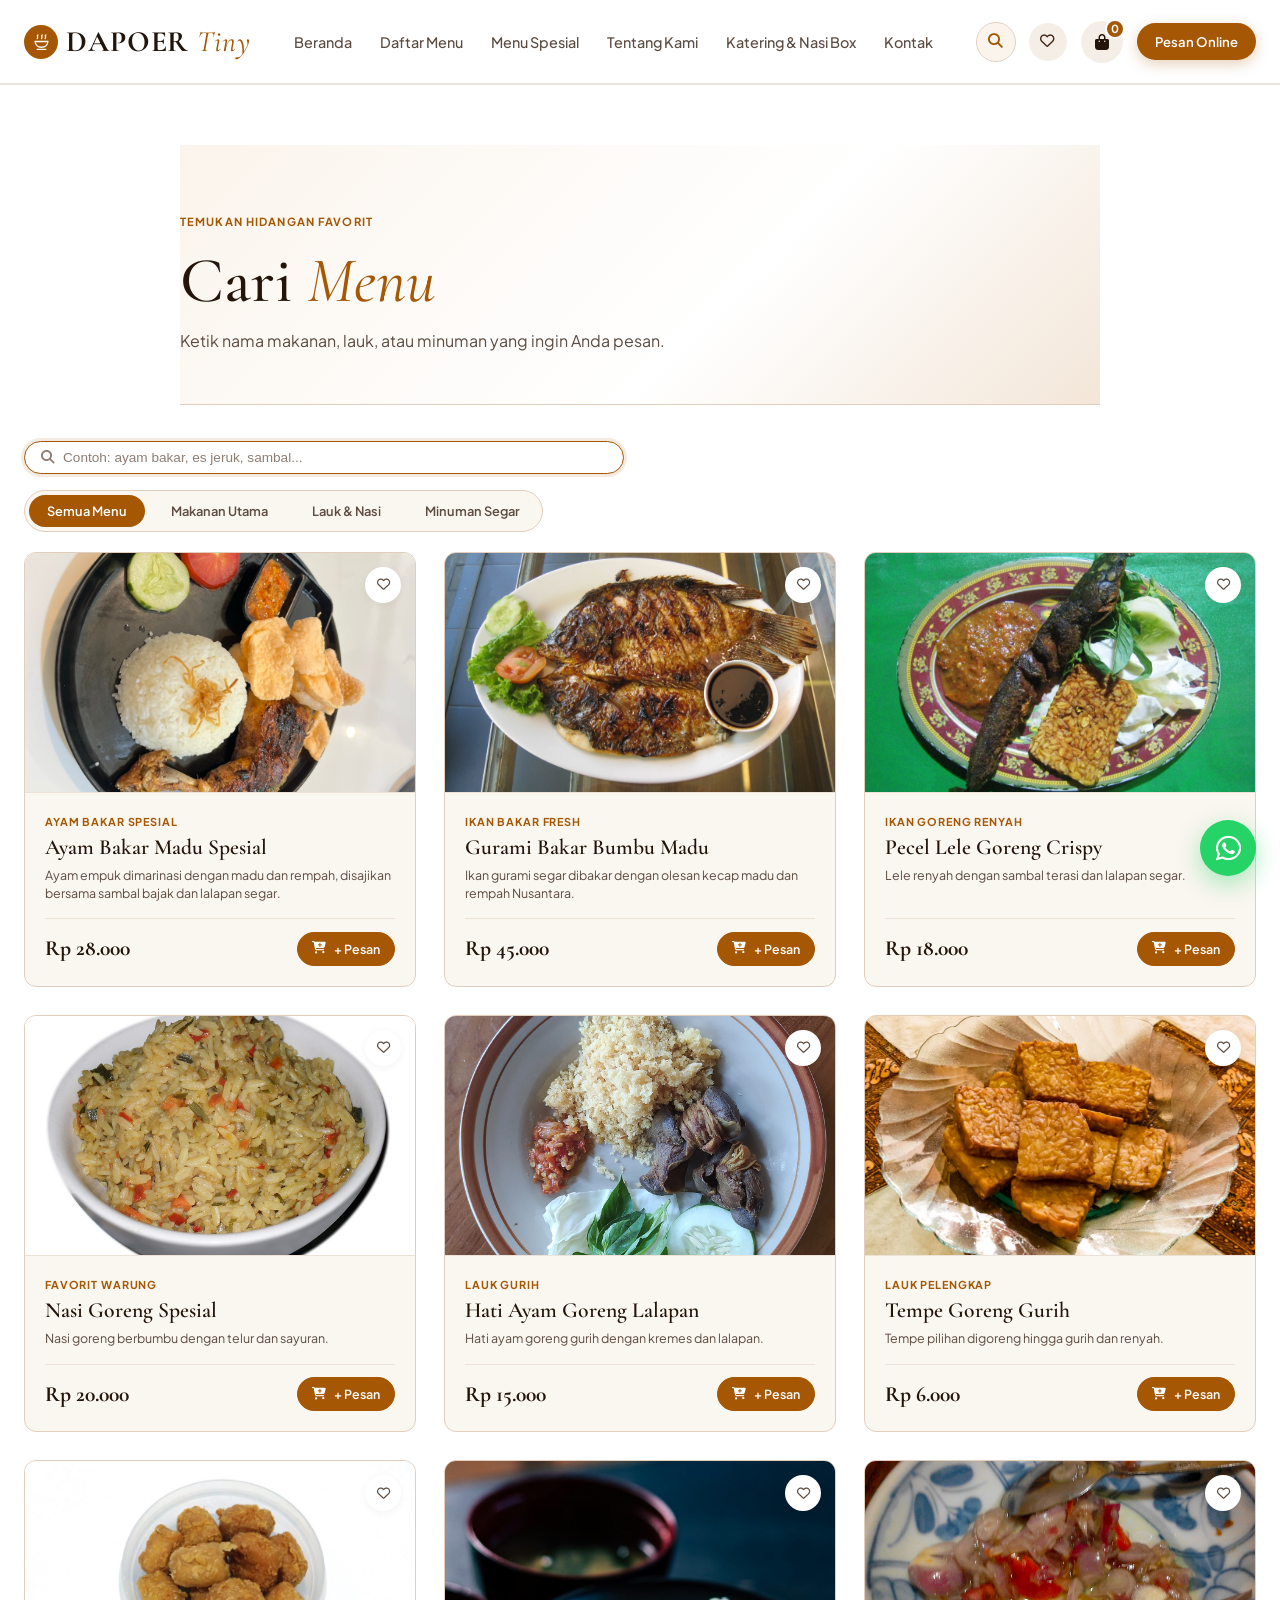
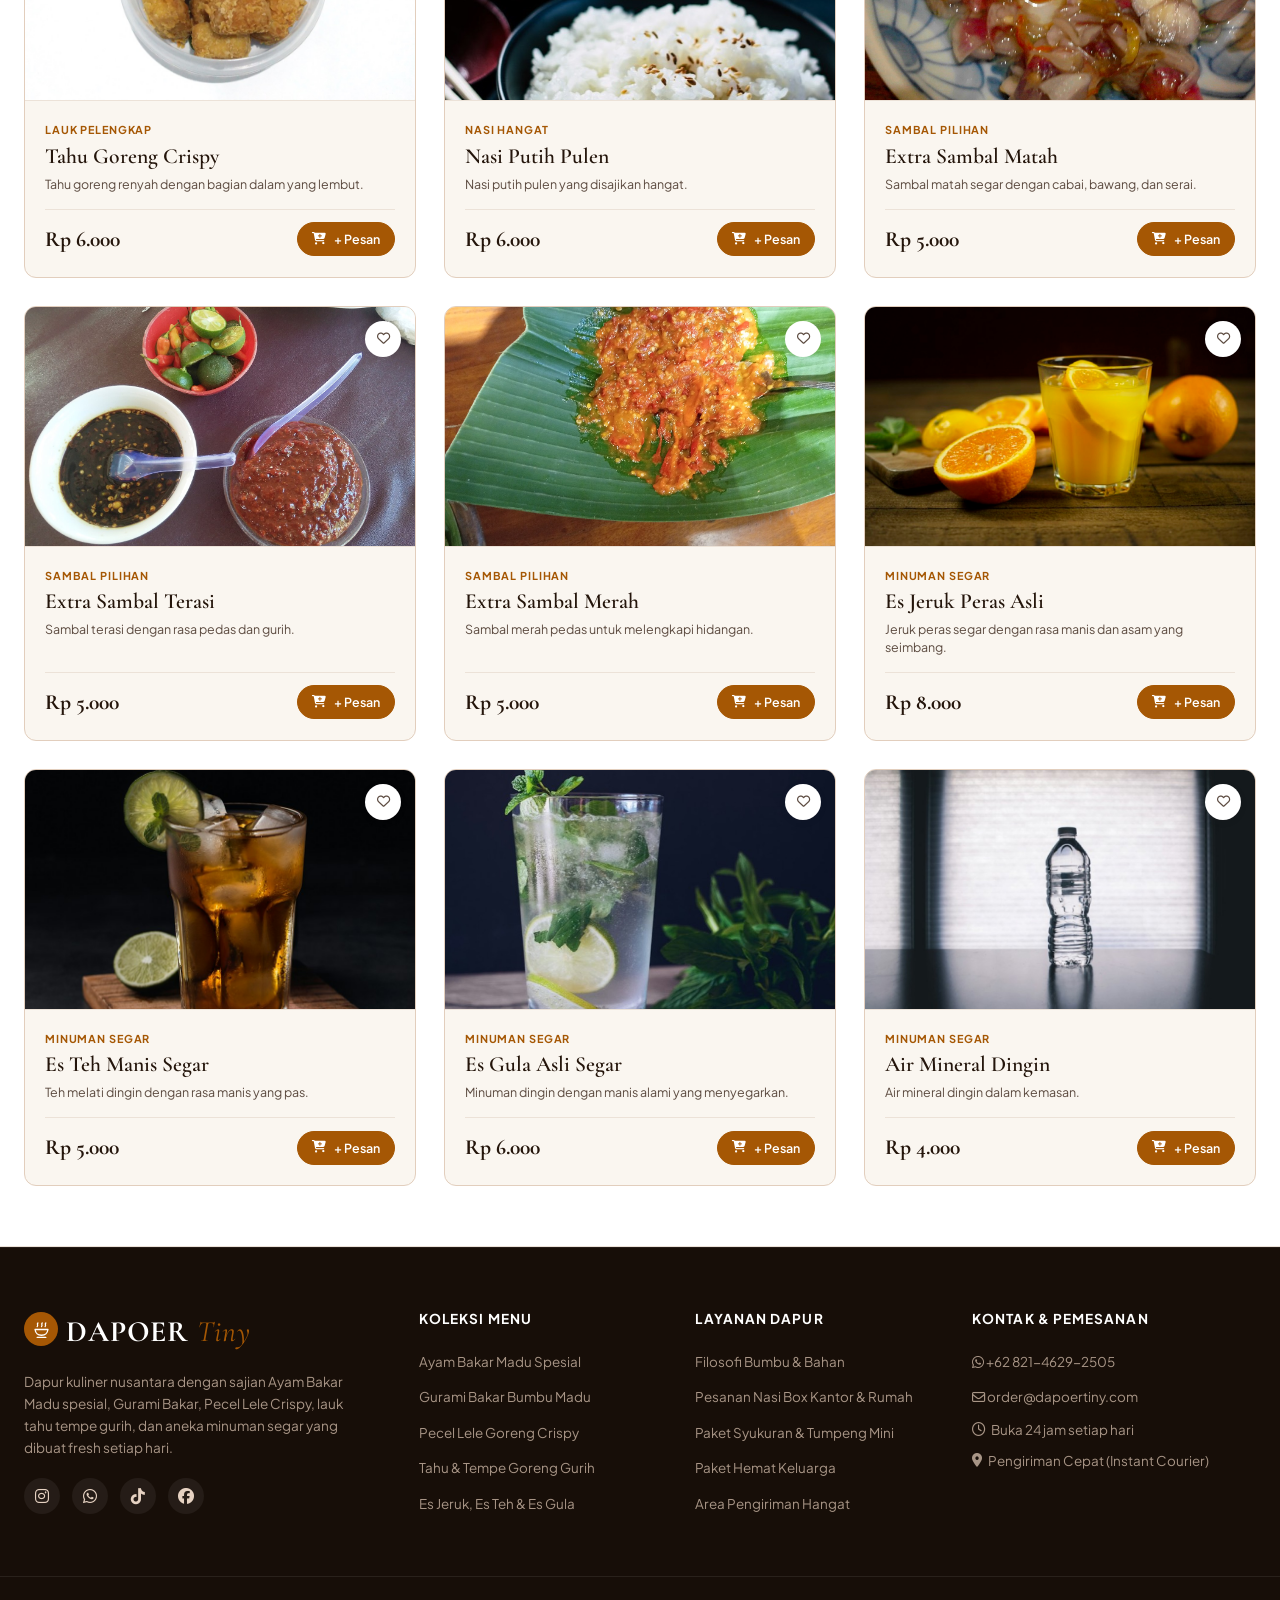
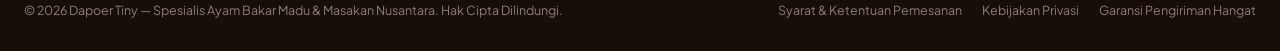
<file: cari-menu.html>
<!DOCTYPE html>
<html lang="id">
<head>
  <meta charset="UTF-8">
  <meta name="viewport" content="width=device-width, initial-scale=1.0">
  <title>Cari Menu — Dapoer Tiny</title>
  <meta name="description" content="Cari makanan, lauk, dan minuman di daftar menu Dapoer Tiny.">
  <link rel="icon" type="image/svg+xml" href="data:image/svg+xml,<svg xmlns='http://www.w3.org/2000/svg' viewBox='0 0 100 100'><circle cx='50' cy='50' r='45' fill='%23A55704'/><text x='50' y='65' font-size='42' font-family='serif' fill='white' text-anchor='middle'>D</text></svg>">
  <link rel="preconnect" href="https://fonts.googleapis.com">
  <link rel="preconnect" href="https://fonts.gstatic.com" crossorigin>
  <link href="https://fonts.googleapis.com/css2?family=Cormorant+Garamond:ital,wght@0,400;0,500;0,600;0,700;1,400;1,600&amp;family=Plus+Jakarta+Sans:wght@300;400;500;600;700;800&amp;display=swap" rel="stylesheet">
  <link rel="stylesheet" href="https://cdnjs.cloudflare.com/ajax/libs/font-awesome/6.4.0/css/all.min.css">
  <link rel="stylesheet" href="styles.css?v=20261027-pages">
  <link rel="stylesheet" href="pages.css?v=20261027-pages">
</head>
<body>
  <nav class="main-nav" id="mainNavbar" aria-label="Navigasi utama">
    <div class="container nav-inner">
      <a href="index.html" class="brand-logo" aria-label="Dapoer Tiny, Beranda"><span class="logo-mark" aria-hidden="true"><svg viewBox="0 0 32 32" focusable="false" xmlns="http://www.w3.org/2000/svg"><path d="M10 12c2-2-1-3 1-5m5 5c2-2-1-3 1-5m4 5c2-2-1-3 1-5" fill="none" stroke="currentColor" stroke-linecap="round" stroke-width="1.8"/><path d="M7 16h18c-.7 5-4 8-9 8s-8.3-3-9-8Z" fill="none" stroke="currentColor" stroke-linejoin="round" stroke-width="1.8"/><path d="M10 27h12" fill="none" stroke="currentColor" stroke-linecap="round" stroke-width="1.8"/></svg></span> DAPOER <i>Tiny</i></a>
      <ul class="nav-links"><li><a href="index.html" class="nav-link">Beranda</a></li><li><a href="daftar-menu.html" class="nav-link">Daftar Menu</a></li><li><a href="menu-spesial.html" class="nav-link">Menu Spesial</a></li><li><a href="tentang-kami.html" class="nav-link">Tentang Kami</a></li><li><a href="katering.html" class="nav-link">Katering &amp; Nasi Box</a></li><li><a href="kontak.html" class="nav-link">Kontak</a></li></ul>
      <div class="nav-right">
        <a href="cari-menu.html" class="icon-btn" aria-current="page" aria-label="Cari Menu" title="Cari Menu"><i class="fa-solid fa-magnifying-glass"></i></a>
        <a href="favorit.html" class="icon-btn wishlist-nav-btn" aria-label="Menu Favorit" title="Menu Favorit"><i class="fa-regular fa-heart"></i><span class="wishlist-count" id="wishlistCount">0</span></a>
        <a href="keranjang.html" class="cart-btn" aria-label="Buka Keranjang Pesanan" title="Keranjang Belanja"><i class="fa-solid fa-bag-shopping"></i><span class="cart-count" id="cartCount">0</span></a>
        <a href="pesan.html" class="btn btn-primary btn-sm desktop-only-btn">Pesan Online</a>
        <button type="button" class="mobile-toggle-btn" id="mobileMenuBtn" aria-label="Buka Menu Navigasi" aria-expanded="false"><i class="fa-solid fa-bars"></i></button>
      </div>
    </div>
    <div class="mobile-menu-drawer" id="mobileDrawer">
      <ul class="mobile-nav-links"><li><a href="index.html" class="mobile-link">Beranda</a></li><li><a href="daftar-menu.html" class="mobile-link">Daftar Menu</a></li><li><a href="menu-spesial.html" class="mobile-link">Menu Spesial</a></li><li><a href="tentang-kami.html" class="mobile-link">Tentang Kami</a></li><li><a href="katering.html" class="mobile-link">Katering &amp; Nasi Box</a></li><li><a href="kontak.html" class="mobile-link">Kontak</a></li><li><a href="pesan.html" class="mobile-link">Pesan Online</a></li></ul>
      <div class="mobile-drawer-footer"><a href="https://wa.me/6282146292505" target="_blank" rel="noopener" class="btn btn-brown-primary w-100"><i class="fa-brands fa-whatsapp"></i> Chat WhatsApp Kami</a></div>
    </div>
  </nav>
<main><section class="products-section"><div class="container">
  <div class="page-intro page-intro-inline"><span class="badge-sub">TEMUKAN HIDANGAN FAVORIT</span><h1>Cari <i>Menu</i></h1><p>Ketik nama makanan, lauk, atau minuman yang ingin Anda pesan.</p></div>
  <div class="search-filter-wrap search-page-input"><div class="menu-search-box"><i class="fa-solid fa-magnifying-glass search-icon"></i><input type="search" id="menuSearchInput" class="search-input" placeholder="Contoh: ayam bakar, es jeruk, sambal..." autofocus><button type="button" class="clear-search-btn" id="clearSearchBtn" title="Hapus pencarian" aria-label="Hapus pencarian"><i class="fa-solid fa-xmark"></i></button></div></div>
  <div class="filter-tabs search-page-tabs"><button type="button" class="filter-btn active" data-filter="all">Semua Menu</button><button type="button" class="filter-btn" data-filter="makanan">Makanan Utama</button><button type="button" class="filter-btn" data-filter="pelengkap">Lauk &amp; Nasi</button><button type="button" class="filter-btn" data-filter="minuman">Minuman Segar</button></div>
  <div class="search-results-info" id="searchResultsInfo" aria-live="polite"></div><div class="products-grid" id="searchMenuGrid"></div>
</div></section></main>
<!-- FOOTER -->
  <footer class="main-footer">
    <div class="container footer-grid">

      <div class="footer-brand">
        <a href="index.html" class="brand-logo footer-logo">
          <span class="logo-mark" aria-hidden="true"><svg viewBox="0 0 32 32" focusable="false" xmlns="http://www.w3.org/2000/svg"><path d="M10 12c2-2-1-3 1-5m5 5c2-2-1-3 1-5m4 5c2-2-1-3 1-5" fill="none" stroke="currentColor" stroke-linecap="round" stroke-width="1.8"/><path d="M7 16h18c-.7 5-4 8-9 8s-8.3-3-9-8Z" fill="none" stroke="currentColor" stroke-linejoin="round" stroke-width="1.8"/><path d="M10 27h12" fill="none" stroke="currentColor" stroke-linecap="round" stroke-width="1.8"/></svg></span> DAPOER <i>Tiny</i>
        </a>
        <p class="brand-bio">
          Dapur kuliner nusantara dengan sajian Ayam Bakar Madu spesial, Gurami Bakar, Pecel Lele Crispy, lauk tahu tempe gurih, dan aneka minuman segar yang dibuat fresh setiap hari.
        </p>
        <div class="social-links">
          <a href="https://instagram.com" target="_blank" rel="noopener" aria-label="Instagram"><i class="fa-brands fa-instagram"></i></a>
          <a href="https://wa.me/6282146292505" target="_blank" rel="noopener" aria-label="WhatsApp"><i class="fa-brands fa-whatsapp"></i></a>
          <a href="https://tiktok.com" target="_blank" rel="noopener" aria-label="TikTok"><i class="fa-brands fa-tiktok"></i></a>
          <a href="https://facebook.com" target="_blank" rel="noopener" aria-label="Facebook"><i class="fa-brands fa-facebook"></i></a>
        </div>
      </div>

      <div class="footer-col">
        <h4>Koleksi Menu</h4>
        <ul>
          <li><a href="cari-menu.html?category=makanan">Ayam Bakar Madu Spesial</a></li>
          <li><a href="cari-menu.html?category=makanan">Gurami Bakar Bumbu Madu</a></li>
          <li><a href="cari-menu.html?category=makanan">Pecel Lele Goreng Crispy</a></li>
          <li><a href="cari-menu.html?category=pelengkap">Tahu &amp; Tempe Goreng Gurih</a></li>
          <li><a href="cari-menu.html?category=minuman">Es Jeruk, Es Teh &amp; Es Gula</a></li>
        </ul>
      </div>

      <div class="footer-col">
        <h4>Layanan Dapur</h4>
        <ul>
          <li><a href="tentang-kami.html">Filosofi Bumbu &amp; Bahan</a></li>
          <li><a href="katering.html">Pesanan Nasi Box Kantor &amp; Rumah</a></li>
          <li><a href="katering.html">Paket Syukuran &amp; Tumpeng Mini</a></li>
          <li><a href="menu-spesial.html">Paket Hemat Keluarga</a></li>
          <li><a href="katering.html">Area Pengiriman Hangat</a></li>
        </ul>
      </div>

      <div class="footer-col">
        <h4>Kontak &amp; Pemesanan</h4>
        <ul>
          <li><a href="https://wa.me/6282146292505" target="_blank" rel="noopener"><i class="fa-brands fa-whatsapp"></i> +62 821-4629-2505</a></li>
          <li><a href="mailto:order@dapoertiny.com"><i class="fa-regular fa-envelope"></i> order@dapoertiny.com</a></li>
          <li><span><i class="fa-regular fa-clock"></i> Buka 24 jam setiap hari</span></li>
          <li><span><i class="fa-solid fa-location-dot"></i> Pengiriman Cepat (Instant Courier)</span></li>
        </ul>
      </div>

    </div>

    <div class="container footer-bottom">
      <p>&copy; 2026 Dapoer Tiny — Spesialis Ayam Bakar Madu &amp; Masakan Nusantara. Hak Cipta Dilindungi.</p>
      <div class="bottom-links">
        <a href="index.html">Syarat &amp; Ketentuan Pemesanan</a>
        <a href="index.html">Kebijakan Privasi</a>
        <a href="index.html">Garansi Pengiriman Hangat</a>
      </div>
    </div>
  </footer>
  <a href="https://wa.me/6282146292505?text=Halo%20Dapoer%20Tiny,%20saya%20ingin%20tanya%20menu%20dan%20pemesanan" target="_blank" rel="noopener" class="floating-wa-btn" title="Chat WhatsApp Langsung"><i class="fa-brands fa-whatsapp"></i><span class="wa-tooltip">Pesan Cepat via WA</span></a>
  <div class="cart-toast" id="cartToast"><i class="fa-solid fa-circle-check" id="toastIcon"></i><span id="toastMsg">Menu berhasil ditambahkan ke keranjang!</span></div>
  
  <script src="script.js?v=20261027-pages"></script>
  <script src="pages.js?v=20261027-pages"></script>
</body>
</html>
</file>
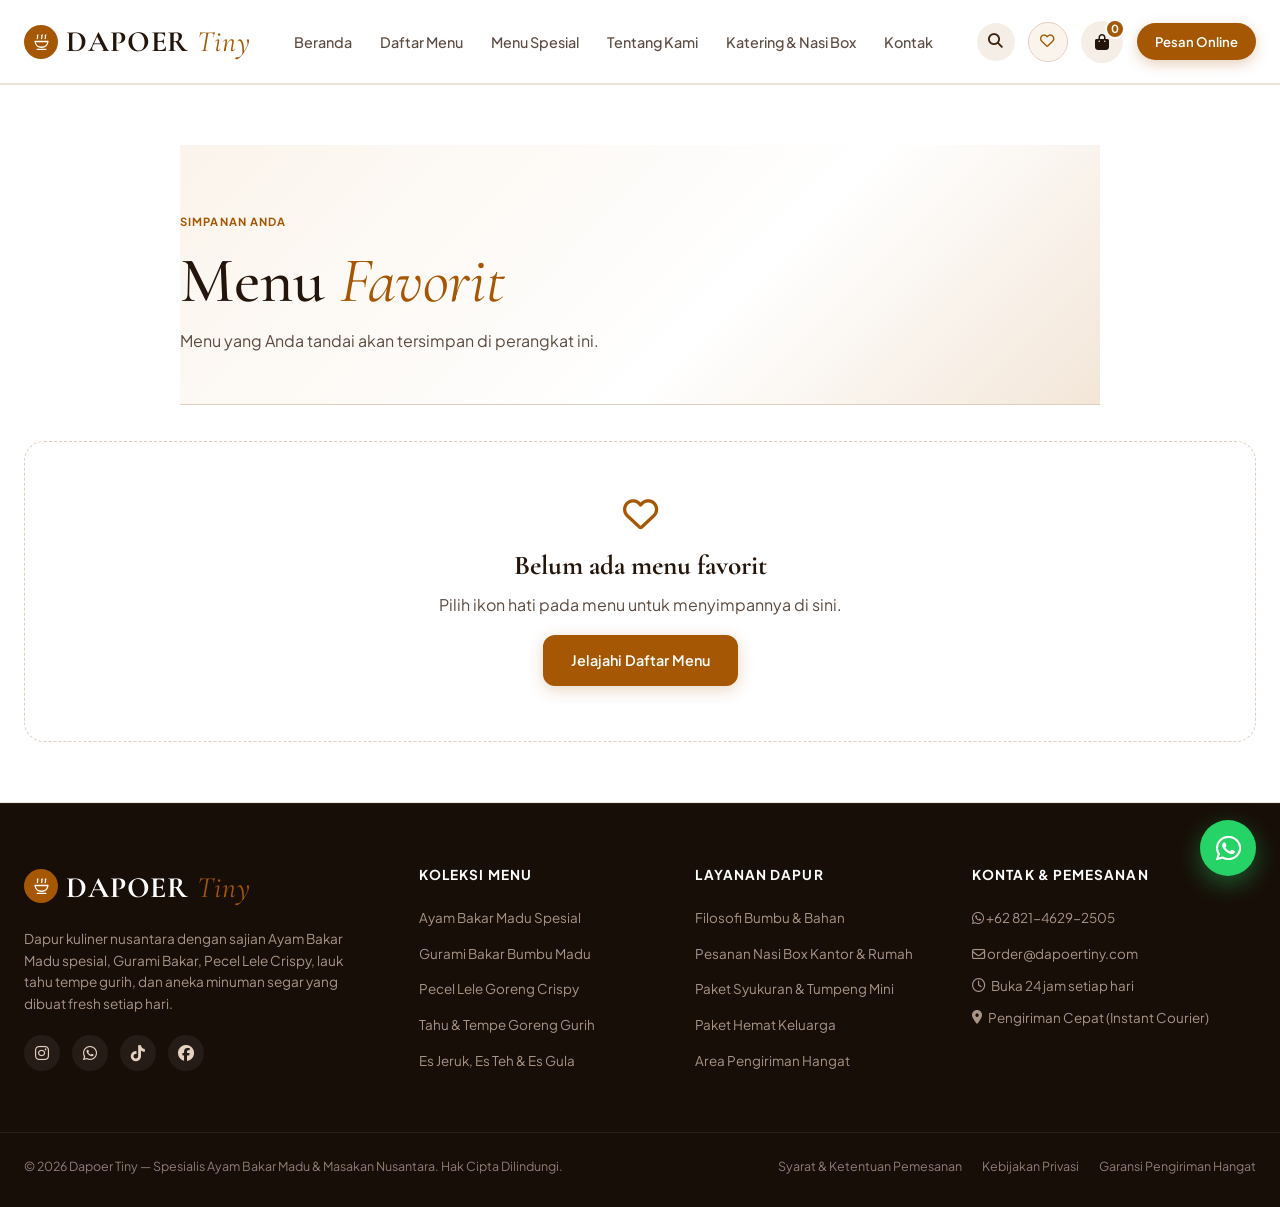
<file: favorit.html>
<!DOCTYPE html>
<html lang="id">
<head>
  <meta charset="UTF-8">
  <meta name="viewport" content="width=device-width, initial-scale=1.0">
  <title>Menu Favorit — Dapoer Tiny</title>
  <meta name="description" content="Lihat menu yang Anda simpan sebagai favorit.">
  <link rel="icon" type="image/svg+xml" href="data:image/svg+xml,<svg xmlns='http://www.w3.org/2000/svg' viewBox='0 0 100 100'><circle cx='50' cy='50' r='45' fill='%23A55704'/><text x='50' y='65' font-size='42' font-family='serif' fill='white' text-anchor='middle'>D</text></svg>">
  <link rel="preconnect" href="https://fonts.googleapis.com">
  <link rel="preconnect" href="https://fonts.gstatic.com" crossorigin>
  <link href="https://fonts.googleapis.com/css2?family=Cormorant+Garamond:ital,wght@0,400;0,500;0,600;0,700;1,400;1,600&amp;family=Plus+Jakarta+Sans:wght@300;400;500;600;700;800&amp;display=swap" rel="stylesheet">
  <link rel="stylesheet" href="https://cdnjs.cloudflare.com/ajax/libs/font-awesome/6.4.0/css/all.min.css">
  <link rel="stylesheet" href="styles.css?v=20261027-pages">
  <link rel="stylesheet" href="pages.css?v=20261027-pages">
</head>
<body>
  <nav class="main-nav" id="mainNavbar" aria-label="Navigasi utama">
    <div class="container nav-inner">
      <a href="index.html" class="brand-logo" aria-label="Dapoer Tiny, Beranda"><span class="logo-mark" aria-hidden="true"><svg viewBox="0 0 32 32" focusable="false" xmlns="http://www.w3.org/2000/svg"><path d="M10 12c2-2-1-3 1-5m5 5c2-2-1-3 1-5m4 5c2-2-1-3 1-5" fill="none" stroke="currentColor" stroke-linecap="round" stroke-width="1.8"/><path d="M7 16h18c-.7 5-4 8-9 8s-8.3-3-9-8Z" fill="none" stroke="currentColor" stroke-linejoin="round" stroke-width="1.8"/><path d="M10 27h12" fill="none" stroke="currentColor" stroke-linecap="round" stroke-width="1.8"/></svg></span> DAPOER <i>Tiny</i></a>
      <ul class="nav-links"><li><a href="index.html" class="nav-link">Beranda</a></li><li><a href="daftar-menu.html" class="nav-link">Daftar Menu</a></li><li><a href="menu-spesial.html" class="nav-link">Menu Spesial</a></li><li><a href="tentang-kami.html" class="nav-link">Tentang Kami</a></li><li><a href="katering.html" class="nav-link">Katering &amp; Nasi Box</a></li><li><a href="kontak.html" class="nav-link">Kontak</a></li></ul>
      <div class="nav-right">
        <a href="cari-menu.html" class="icon-btn" aria-label="Cari Menu" title="Cari Menu"><i class="fa-solid fa-magnifying-glass"></i></a>
        <a href="favorit.html" class="icon-btn wishlist-nav-btn" aria-current="page" aria-label="Menu Favorit" title="Menu Favorit"><i class="fa-regular fa-heart"></i><span class="wishlist-count" id="wishlistCount">0</span></a>
        <a href="keranjang.html" class="cart-btn" aria-label="Buka Keranjang Pesanan" title="Keranjang Belanja"><i class="fa-solid fa-bag-shopping"></i><span class="cart-count" id="cartCount">0</span></a>
        <a href="pesan.html" class="btn btn-primary btn-sm desktop-only-btn">Pesan Online</a>
        <button type="button" class="mobile-toggle-btn" id="mobileMenuBtn" aria-label="Buka Menu Navigasi" aria-expanded="false"><i class="fa-solid fa-bars"></i></button>
      </div>
    </div>
    <div class="mobile-menu-drawer" id="mobileDrawer">
      <ul class="mobile-nav-links"><li><a href="index.html" class="mobile-link">Beranda</a></li><li><a href="daftar-menu.html" class="mobile-link">Daftar Menu</a></li><li><a href="menu-spesial.html" class="mobile-link">Menu Spesial</a></li><li><a href="tentang-kami.html" class="mobile-link">Tentang Kami</a></li><li><a href="katering.html" class="mobile-link">Katering &amp; Nasi Box</a></li><li><a href="kontak.html" class="mobile-link">Kontak</a></li><li><a href="pesan.html" class="mobile-link">Pesan Online</a></li></ul>
      <div class="mobile-drawer-footer"><a href="https://wa.me/6282146292505" target="_blank" rel="noopener" class="btn btn-brown-primary w-100"><i class="fa-brands fa-whatsapp"></i> Chat WhatsApp Kami</a></div>
    </div>
  </nav>
<main><section class="products-section"><div class="container">
  <div class="page-intro page-intro-inline"><span class="badge-sub">SIMPANAN ANDA</span><h1>Menu <i>Favorit</i></h1><p>Menu yang Anda tandai akan tersimpan di perangkat ini.</p></div>
  <div class="products-grid" id="favoriteMenuGrid"></div>
  <div class="favorite-empty-state" id="favoriteEmptyState" hidden><i class="fa-regular fa-heart"></i><h2>Belum ada menu favorit</h2><p>Pilih ikon hati pada menu untuk menyimpannya di sini.</p><a href="daftar-menu.html" class="btn btn-brown-primary">Jelajahi Daftar Menu</a></div>
</div></section></main>
<!-- FOOTER -->
  <footer class="main-footer">
    <div class="container footer-grid">

      <div class="footer-brand">
        <a href="index.html" class="brand-logo footer-logo">
          <span class="logo-mark" aria-hidden="true"><svg viewBox="0 0 32 32" focusable="false" xmlns="http://www.w3.org/2000/svg"><path d="M10 12c2-2-1-3 1-5m5 5c2-2-1-3 1-5m4 5c2-2-1-3 1-5" fill="none" stroke="currentColor" stroke-linecap="round" stroke-width="1.8"/><path d="M7 16h18c-.7 5-4 8-9 8s-8.3-3-9-8Z" fill="none" stroke="currentColor" stroke-linejoin="round" stroke-width="1.8"/><path d="M10 27h12" fill="none" stroke="currentColor" stroke-linecap="round" stroke-width="1.8"/></svg></span> DAPOER <i>Tiny</i>
        </a>
        <p class="brand-bio">
          Dapur kuliner nusantara dengan sajian Ayam Bakar Madu spesial, Gurami Bakar, Pecel Lele Crispy, lauk tahu tempe gurih, dan aneka minuman segar yang dibuat fresh setiap hari.
        </p>
        <div class="social-links">
          <a href="https://instagram.com" target="_blank" rel="noopener" aria-label="Instagram"><i class="fa-brands fa-instagram"></i></a>
          <a href="https://wa.me/6282146292505" target="_blank" rel="noopener" aria-label="WhatsApp"><i class="fa-brands fa-whatsapp"></i></a>
          <a href="https://tiktok.com" target="_blank" rel="noopener" aria-label="TikTok"><i class="fa-brands fa-tiktok"></i></a>
          <a href="https://facebook.com" target="_blank" rel="noopener" aria-label="Facebook"><i class="fa-brands fa-facebook"></i></a>
        </div>
      </div>

      <div class="footer-col">
        <h4>Koleksi Menu</h4>
        <ul>
          <li><a href="cari-menu.html?category=makanan">Ayam Bakar Madu Spesial</a></li>
          <li><a href="cari-menu.html?category=makanan">Gurami Bakar Bumbu Madu</a></li>
          <li><a href="cari-menu.html?category=makanan">Pecel Lele Goreng Crispy</a></li>
          <li><a href="cari-menu.html?category=pelengkap">Tahu &amp; Tempe Goreng Gurih</a></li>
          <li><a href="cari-menu.html?category=minuman">Es Jeruk, Es Teh &amp; Es Gula</a></li>
        </ul>
      </div>

      <div class="footer-col">
        <h4>Layanan Dapur</h4>
        <ul>
          <li><a href="tentang-kami.html">Filosofi Bumbu &amp; Bahan</a></li>
          <li><a href="katering.html">Pesanan Nasi Box Kantor &amp; Rumah</a></li>
          <li><a href="katering.html">Paket Syukuran &amp; Tumpeng Mini</a></li>
          <li><a href="menu-spesial.html">Paket Hemat Keluarga</a></li>
          <li><a href="katering.html">Area Pengiriman Hangat</a></li>
        </ul>
      </div>

      <div class="footer-col">
        <h4>Kontak &amp; Pemesanan</h4>
        <ul>
          <li><a href="https://wa.me/6282146292505" target="_blank" rel="noopener"><i class="fa-brands fa-whatsapp"></i> +62 821-4629-2505</a></li>
          <li><a href="mailto:order@dapoertiny.com"><i class="fa-regular fa-envelope"></i> order@dapoertiny.com</a></li>
          <li><span><i class="fa-regular fa-clock"></i> Buka 24 jam setiap hari</span></li>
          <li><span><i class="fa-solid fa-location-dot"></i> Pengiriman Cepat (Instant Courier)</span></li>
        </ul>
      </div>

    </div>

    <div class="container footer-bottom">
      <p>&copy; 2026 Dapoer Tiny — Spesialis Ayam Bakar Madu &amp; Masakan Nusantara. Hak Cipta Dilindungi.</p>
      <div class="bottom-links">
        <a href="index.html">Syarat &amp; Ketentuan Pemesanan</a>
        <a href="index.html">Kebijakan Privasi</a>
        <a href="index.html">Garansi Pengiriman Hangat</a>
      </div>
    </div>
  </footer>
  <a href="https://wa.me/6282146292505?text=Halo%20Dapoer%20Tiny,%20saya%20ingin%20tanya%20menu%20dan%20pemesanan" target="_blank" rel="noopener" class="floating-wa-btn" title="Chat WhatsApp Langsung"><i class="fa-brands fa-whatsapp"></i><span class="wa-tooltip">Pesan Cepat via WA</span></a>
  <div class="cart-toast" id="cartToast"><i class="fa-solid fa-circle-check" id="toastIcon"></i><span id="toastMsg">Menu berhasil ditambahkan ke keranjang!</span></div>
  
  <script src="script.js?v=20261027-pages"></script>
  <script src="pages.js?v=20261027-pages"></script>
</body>
</html>
</file>
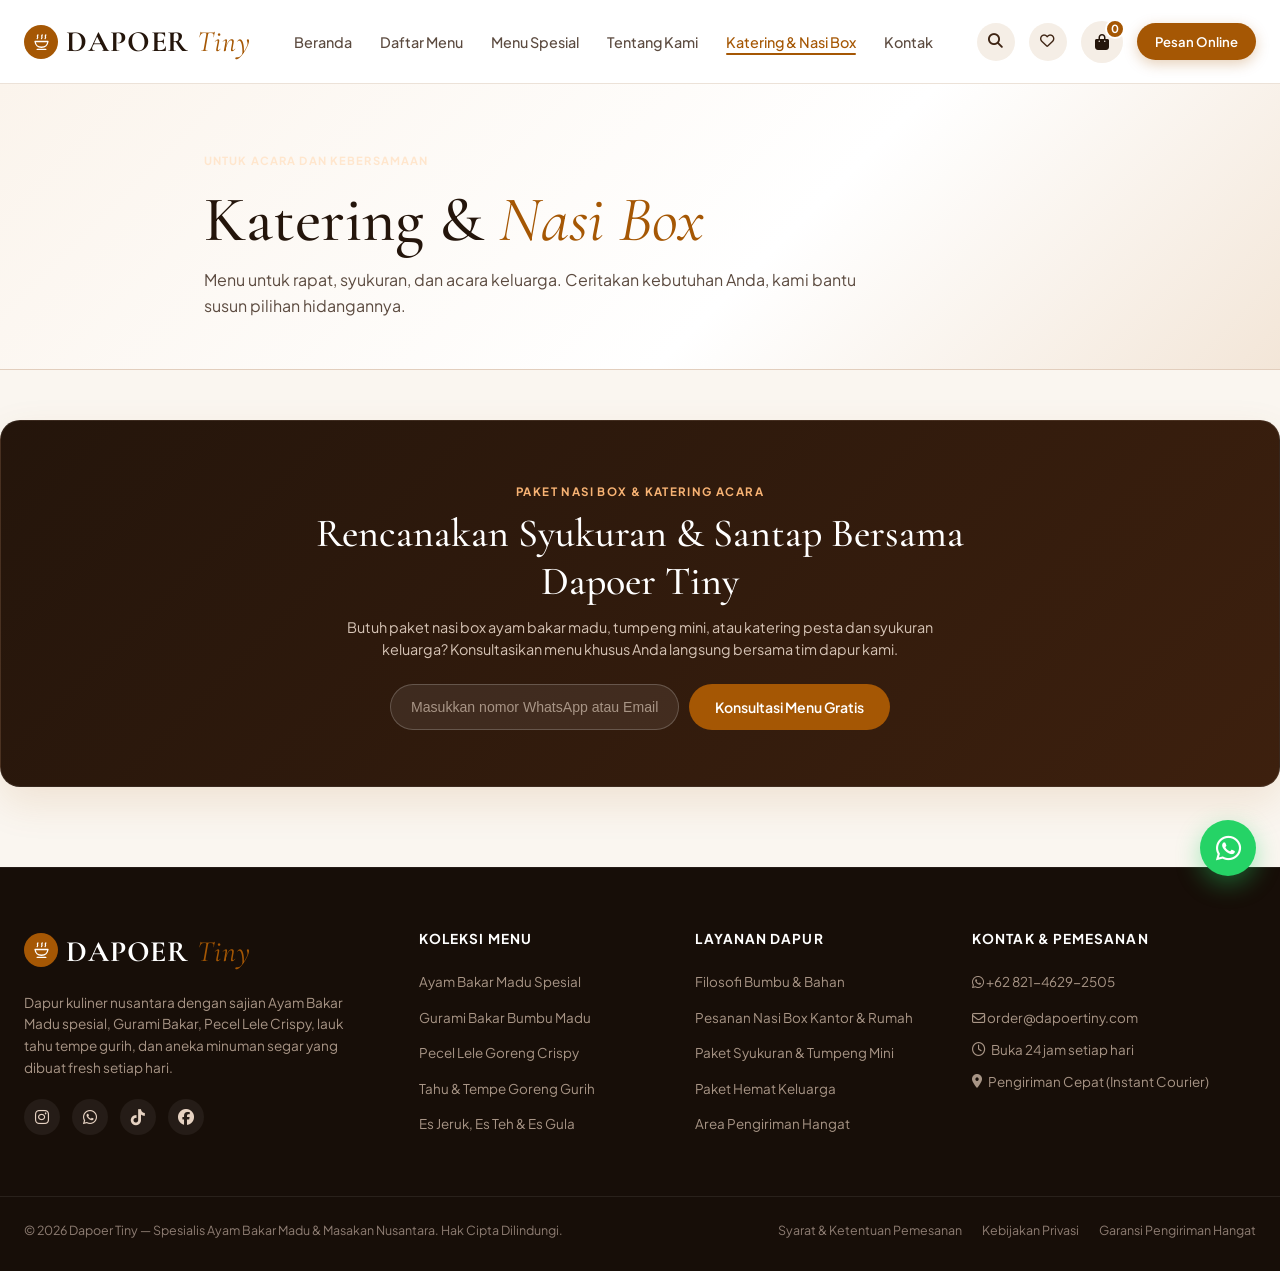
<file: katering.html>
<!DOCTYPE html>
<html lang="id">
<head>
  <meta charset="UTF-8">
  <meta name="viewport" content="width=device-width, initial-scale=1.0">
  <title>Katering & Nasi Box — Dapoer Tiny</title>
  <meta name="description" content="Konsultasikan nasi box, tumpeng mini, dan katering acara bersama Dapoer Tiny.">
  <link rel="icon" type="image/svg+xml" href="data:image/svg+xml,<svg xmlns='http://www.w3.org/2000/svg' viewBox='0 0 100 100'><circle cx='50' cy='50' r='45' fill='%23A55704'/><text x='50' y='65' font-size='42' font-family='serif' fill='white' text-anchor='middle'>D</text></svg>">
  <link rel="preconnect" href="https://fonts.googleapis.com">
  <link rel="preconnect" href="https://fonts.gstatic.com" crossorigin>
  <link href="https://fonts.googleapis.com/css2?family=Cormorant+Garamond:ital,wght@0,400;0,500;0,600;0,700;1,400;1,600&amp;family=Plus+Jakarta+Sans:wght@300;400;500;600;700;800&amp;display=swap" rel="stylesheet">
  <link rel="stylesheet" href="https://cdnjs.cloudflare.com/ajax/libs/font-awesome/6.4.0/css/all.min.css">
  <link rel="stylesheet" href="styles.css?v=20261027-pages">
  <link rel="stylesheet" href="pages.css?v=20261027-pages">
</head>
<body>
  <nav class="main-nav" id="mainNavbar" aria-label="Navigasi utama">
    <div class="container nav-inner">
      <a href="index.html" class="brand-logo" aria-label="Dapoer Tiny, Beranda"><span class="logo-mark" aria-hidden="true"><svg viewBox="0 0 32 32" focusable="false" xmlns="http://www.w3.org/2000/svg"><path d="M10 12c2-2-1-3 1-5m5 5c2-2-1-3 1-5m4 5c2-2-1-3 1-5" fill="none" stroke="currentColor" stroke-linecap="round" stroke-width="1.8"/><path d="M7 16h18c-.7 5-4 8-9 8s-8.3-3-9-8Z" fill="none" stroke="currentColor" stroke-linejoin="round" stroke-width="1.8"/><path d="M10 27h12" fill="none" stroke="currentColor" stroke-linecap="round" stroke-width="1.8"/></svg></span> DAPOER <i>Tiny</i></a>
      <ul class="nav-links"><li><a href="index.html" class="nav-link">Beranda</a></li><li><a href="daftar-menu.html" class="nav-link">Daftar Menu</a></li><li><a href="menu-spesial.html" class="nav-link">Menu Spesial</a></li><li><a href="tentang-kami.html" class="nav-link">Tentang Kami</a></li><li><a href="katering.html" class="nav-link active" aria-current=page>Katering &amp; Nasi Box</a></li><li><a href="kontak.html" class="nav-link">Kontak</a></li></ul>
      <div class="nav-right">
        <a href="cari-menu.html" class="icon-btn" aria-label="Cari Menu" title="Cari Menu"><i class="fa-solid fa-magnifying-glass"></i></a>
        <a href="favorit.html" class="icon-btn wishlist-nav-btn" aria-label="Menu Favorit" title="Menu Favorit"><i class="fa-regular fa-heart"></i><span class="wishlist-count" id="wishlistCount">0</span></a>
        <a href="keranjang.html" class="cart-btn" aria-label="Buka Keranjang Pesanan" title="Keranjang Belanja"><i class="fa-solid fa-bag-shopping"></i><span class="cart-count" id="cartCount">0</span></a>
        <a href="pesan.html" class="btn btn-primary btn-sm desktop-only-btn">Pesan Online</a>
        <button type="button" class="mobile-toggle-btn" id="mobileMenuBtn" aria-label="Buka Menu Navigasi" aria-expanded="false"><i class="fa-solid fa-bars"></i></button>
      </div>
    </div>
    <div class="mobile-menu-drawer" id="mobileDrawer">
      <ul class="mobile-nav-links"><li><a href="index.html" class="mobile-link">Beranda</a></li><li><a href="daftar-menu.html" class="mobile-link">Daftar Menu</a></li><li><a href="menu-spesial.html" class="mobile-link">Menu Spesial</a></li><li><a href="tentang-kami.html" class="mobile-link">Tentang Kami</a></li><li><a href="katering.html" class="mobile-link" aria-current="page">Katering &amp; Nasi Box</a></li><li><a href="kontak.html" class="mobile-link">Kontak</a></li><li><a href="pesan.html" class="mobile-link">Pesan Online</a></li></ul>
      <div class="mobile-drawer-footer"><a href="https://wa.me/6282146292505" target="_blank" rel="noopener" class="btn btn-brown-primary w-100"><i class="fa-brands fa-whatsapp"></i> Chat WhatsApp Kami</a></div>
    </div>
  </nav>
<main><div class="page-intro"><div class="container"><span class="badge-sub">UNTUK ACARA DAN KEBERSAMAAN</span><h1>Katering &amp; <i>Nasi Box</i></h1><p>Menu untuk rapat, syukuran, dan acara keluarga. Ceritakan kebutuhan Anda, kami bantu susun pilihan hidangannya.</p></div></div><!-- NEWSLETTER / CATERING SPECIAL -->
  <section class="newsletter-section" id="catering">
    <div class="container newsletter-box reveal-on-scroll">
      <div class="newsletter-content">
        <span class="badge-sub-light">PAKET NASI BOX &amp; KATERING ACARA</span>
        <h2>Rencanakan Syukuran &amp; Santap Bersama Dapoer Tiny</h2>
        <p>Butuh paket nasi box ayam bakar madu, tumpeng mini, atau katering pesta dan syukuran keluarga? Konsultasikan menu khusus Anda langsung bersama tim dapur kami.</p>

        <form class="newsletter-form" id="cateringForm">
          <input type="text" id="cateringContactInput" placeholder="Masukkan nomor WhatsApp atau Email Anda..." required class="newsletter-input">
          <button type="submit" class="btn btn-newsletter">Konsultasi Menu Gratis</button>
        </form>
      </div>
    </div>
  </section></main>
<!-- FOOTER -->
  <footer class="main-footer">
    <div class="container footer-grid">

      <div class="footer-brand">
        <a href="index.html" class="brand-logo footer-logo">
          <span class="logo-mark" aria-hidden="true"><svg viewBox="0 0 32 32" focusable="false" xmlns="http://www.w3.org/2000/svg"><path d="M10 12c2-2-1-3 1-5m5 5c2-2-1-3 1-5m4 5c2-2-1-3 1-5" fill="none" stroke="currentColor" stroke-linecap="round" stroke-width="1.8"/><path d="M7 16h18c-.7 5-4 8-9 8s-8.3-3-9-8Z" fill="none" stroke="currentColor" stroke-linejoin="round" stroke-width="1.8"/><path d="M10 27h12" fill="none" stroke="currentColor" stroke-linecap="round" stroke-width="1.8"/></svg></span> DAPOER <i>Tiny</i>
        </a>
        <p class="brand-bio">
          Dapur kuliner nusantara dengan sajian Ayam Bakar Madu spesial, Gurami Bakar, Pecel Lele Crispy, lauk tahu tempe gurih, dan aneka minuman segar yang dibuat fresh setiap hari.
        </p>
        <div class="social-links">
          <a href="https://instagram.com" target="_blank" rel="noopener" aria-label="Instagram"><i class="fa-brands fa-instagram"></i></a>
          <a href="https://wa.me/6282146292505" target="_blank" rel="noopener" aria-label="WhatsApp"><i class="fa-brands fa-whatsapp"></i></a>
          <a href="https://tiktok.com" target="_blank" rel="noopener" aria-label="TikTok"><i class="fa-brands fa-tiktok"></i></a>
          <a href="https://facebook.com" target="_blank" rel="noopener" aria-label="Facebook"><i class="fa-brands fa-facebook"></i></a>
        </div>
      </div>

      <div class="footer-col">
        <h4>Koleksi Menu</h4>
        <ul>
          <li><a href="cari-menu.html?category=makanan">Ayam Bakar Madu Spesial</a></li>
          <li><a href="cari-menu.html?category=makanan">Gurami Bakar Bumbu Madu</a></li>
          <li><a href="cari-menu.html?category=makanan">Pecel Lele Goreng Crispy</a></li>
          <li><a href="cari-menu.html?category=pelengkap">Tahu &amp; Tempe Goreng Gurih</a></li>
          <li><a href="cari-menu.html?category=minuman">Es Jeruk, Es Teh &amp; Es Gula</a></li>
        </ul>
      </div>

      <div class="footer-col">
        <h4>Layanan Dapur</h4>
        <ul>
          <li><a href="tentang-kami.html">Filosofi Bumbu &amp; Bahan</a></li>
          <li><a href="katering.html">Pesanan Nasi Box Kantor &amp; Rumah</a></li>
          <li><a href="katering.html">Paket Syukuran &amp; Tumpeng Mini</a></li>
          <li><a href="menu-spesial.html">Paket Hemat Keluarga</a></li>
          <li><a href="katering.html">Area Pengiriman Hangat</a></li>
        </ul>
      </div>

      <div class="footer-col">
        <h4>Kontak &amp; Pemesanan</h4>
        <ul>
          <li><a href="https://wa.me/6282146292505" target="_blank" rel="noopener"><i class="fa-brands fa-whatsapp"></i> +62 821-4629-2505</a></li>
          <li><a href="mailto:order@dapoertiny.com"><i class="fa-regular fa-envelope"></i> order@dapoertiny.com</a></li>
          <li><span><i class="fa-regular fa-clock"></i> Buka 24 jam setiap hari</span></li>
          <li><span><i class="fa-solid fa-location-dot"></i> Pengiriman Cepat (Instant Courier)</span></li>
        </ul>
      </div>

    </div>

    <div class="container footer-bottom">
      <p>&copy; 2026 Dapoer Tiny — Spesialis Ayam Bakar Madu &amp; Masakan Nusantara. Hak Cipta Dilindungi.</p>
      <div class="bottom-links">
        <a href="index.html">Syarat &amp; Ketentuan Pemesanan</a>
        <a href="index.html">Kebijakan Privasi</a>
        <a href="index.html">Garansi Pengiriman Hangat</a>
      </div>
    </div>
  </footer>
  <a href="https://wa.me/6282146292505?text=Halo%20Dapoer%20Tiny,%20saya%20ingin%20tanya%20menu%20dan%20pemesanan" target="_blank" rel="noopener" class="floating-wa-btn" title="Chat WhatsApp Langsung"><i class="fa-brands fa-whatsapp"></i><span class="wa-tooltip">Pesan Cepat via WA</span></a>
  <div class="cart-toast" id="cartToast"><i class="fa-solid fa-circle-check" id="toastIcon"></i><span id="toastMsg">Menu berhasil ditambahkan ke keranjang!</span></div>
  
  <script src="script.js?v=20261027-pages"></script>
  <script src="pages.js?v=20261027-pages"></script>
</body>
</html>
</file>
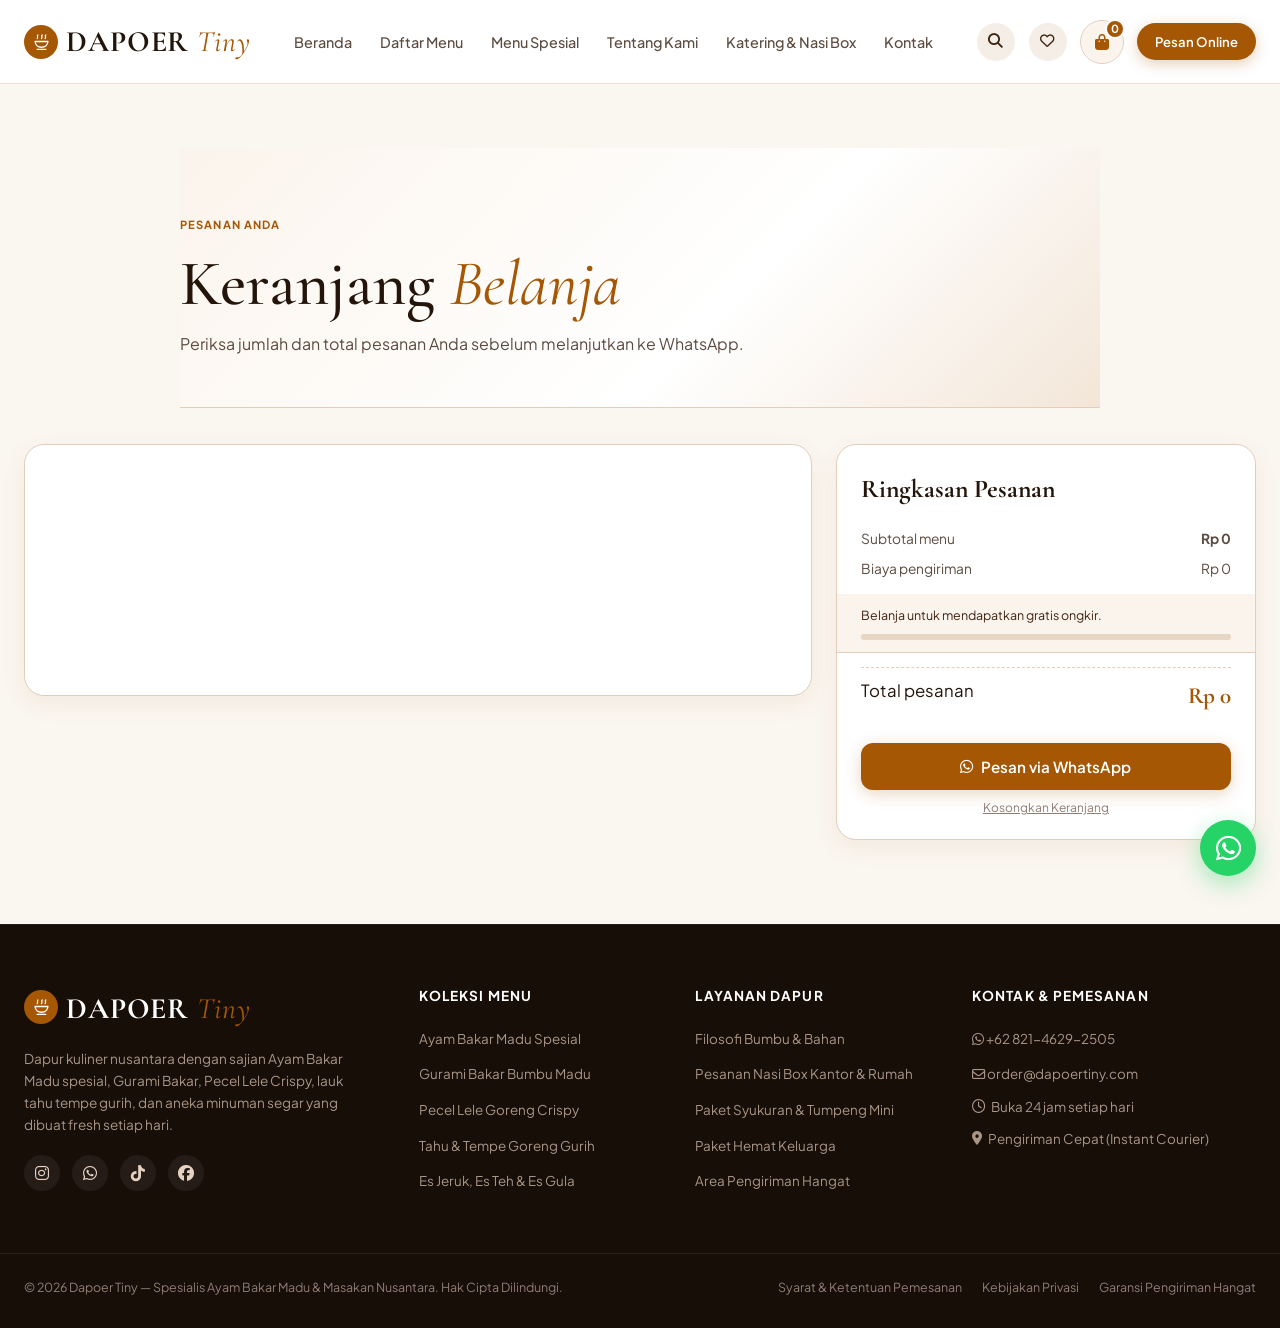
<file: keranjang.html>
<!DOCTYPE html>
<html lang="id">
<head>
  <meta charset="UTF-8">
  <meta name="viewport" content="width=device-width, initial-scale=1.0">
  <title>Keranjang Belanja — Dapoer Tiny</title>
  <meta name="description" content="Tinjau isi keranjang dan lanjutkan pesanan Dapoer Tiny melalui WhatsApp.">
  <link rel="icon" type="image/svg+xml" href="data:image/svg+xml,<svg xmlns='http://www.w3.org/2000/svg' viewBox='0 0 100 100'><circle cx='50' cy='50' r='45' fill='%23A55704'/><text x='50' y='65' font-size='42' font-family='serif' fill='white' text-anchor='middle'>D</text></svg>">
  <link rel="preconnect" href="https://fonts.googleapis.com">
  <link rel="preconnect" href="https://fonts.gstatic.com" crossorigin>
  <link href="https://fonts.googleapis.com/css2?family=Cormorant+Garamond:ital,wght@0,400;0,500;0,600;0,700;1,400;1,600&amp;family=Plus+Jakarta+Sans:wght@300;400;500;600;700;800&amp;display=swap" rel="stylesheet">
  <link rel="stylesheet" href="https://cdnjs.cloudflare.com/ajax/libs/font-awesome/6.4.0/css/all.min.css">
  <link rel="stylesheet" href="styles.css?v=20261027-pages">
  <link rel="stylesheet" href="pages.css?v=20261027-pages">
</head>
<body>
  <nav class="main-nav" id="mainNavbar" aria-label="Navigasi utama">
    <div class="container nav-inner">
      <a href="index.html" class="brand-logo" aria-label="Dapoer Tiny, Beranda"><span class="logo-mark" aria-hidden="true"><svg viewBox="0 0 32 32" focusable="false" xmlns="http://www.w3.org/2000/svg"><path d="M10 12c2-2-1-3 1-5m5 5c2-2-1-3 1-5m4 5c2-2-1-3 1-5" fill="none" stroke="currentColor" stroke-linecap="round" stroke-width="1.8"/><path d="M7 16h18c-.7 5-4 8-9 8s-8.3-3-9-8Z" fill="none" stroke="currentColor" stroke-linejoin="round" stroke-width="1.8"/><path d="M10 27h12" fill="none" stroke="currentColor" stroke-linecap="round" stroke-width="1.8"/></svg></span> DAPOER <i>Tiny</i></a>
      <ul class="nav-links"><li><a href="index.html" class="nav-link">Beranda</a></li><li><a href="daftar-menu.html" class="nav-link">Daftar Menu</a></li><li><a href="menu-spesial.html" class="nav-link">Menu Spesial</a></li><li><a href="tentang-kami.html" class="nav-link">Tentang Kami</a></li><li><a href="katering.html" class="nav-link">Katering &amp; Nasi Box</a></li><li><a href="kontak.html" class="nav-link">Kontak</a></li></ul>
      <div class="nav-right">
        <a href="cari-menu.html" class="icon-btn" aria-label="Cari Menu" title="Cari Menu"><i class="fa-solid fa-magnifying-glass"></i></a>
        <a href="favorit.html" class="icon-btn wishlist-nav-btn" aria-label="Menu Favorit" title="Menu Favorit"><i class="fa-regular fa-heart"></i><span class="wishlist-count" id="wishlistCount">0</span></a>
        <a href="keranjang.html" class="cart-btn" aria-current="page" aria-label="Buka Keranjang Pesanan" title="Keranjang Belanja"><i class="fa-solid fa-bag-shopping"></i><span class="cart-count" id="cartCount">0</span></a>
        <a href="pesan.html" class="btn btn-primary btn-sm desktop-only-btn">Pesan Online</a>
        <button type="button" class="mobile-toggle-btn" id="mobileMenuBtn" aria-label="Buka Menu Navigasi" aria-expanded="false"><i class="fa-solid fa-bars"></i></button>
      </div>
    </div>
    <div class="mobile-menu-drawer" id="mobileDrawer">
      <ul class="mobile-nav-links"><li><a href="index.html" class="mobile-link">Beranda</a></li><li><a href="daftar-menu.html" class="mobile-link">Daftar Menu</a></li><li><a href="menu-spesial.html" class="mobile-link">Menu Spesial</a></li><li><a href="tentang-kami.html" class="mobile-link">Tentang Kami</a></li><li><a href="katering.html" class="mobile-link">Katering &amp; Nasi Box</a></li><li><a href="kontak.html" class="mobile-link">Kontak</a></li><li><a href="pesan.html" class="mobile-link">Pesan Online</a></li></ul>
      <div class="mobile-drawer-footer"><a href="https://wa.me/6282146292505" target="_blank" rel="noopener" class="btn btn-brown-primary w-100"><i class="fa-brands fa-whatsapp"></i> Chat WhatsApp Kami</a></div>
    </div>
  </nav>
<main><section class="cart-page-section"><div class="container">
  <div class="page-intro page-intro-inline"><span class="badge-sub">PESANAN ANDA</span><h1>Keranjang <i>Belanja</i></h1><p>Periksa jumlah dan total pesanan Anda sebelum melanjutkan ke WhatsApp.</p></div>
  <div class="cart-page-panel"><div class="cart-page-items"><div class="cart-items-list" id="cartItemsList"></div></div><aside class="cart-page-summary"><h2>Ringkasan Pesanan</h2><div class="summary-line"><span>Subtotal menu</span><strong id="cartSubtotal">Rp 0</strong></div><div class="summary-line"><span>Biaya pengiriman</span><span id="cartShipping">Rp 0</span></div><div class="delivery-tracker"><div class="tracker-text" id="trackerText">Belanja untuk mendapatkan gratis ongkir.</div><div class="tracker-bar-bg"><div class="tracker-bar-fill" id="trackerFill"></div></div></div><div class="summary-line total-line"><span>Total pesanan</span><strong class="grand-total" id="cartGrandTotal">Rp 0</strong></div><button type="button" class="btn btn-brown-primary w-100 checkout-btn" id="checkoutBtn" onclick="processCheckout()"><i class="fa-brands fa-whatsapp"></i> Pesan via WhatsApp</button><button type="button" class="clear-cart-btn" onclick="clearCart()">Kosongkan Keranjang</button></aside></div>
</div></section></main>
<!-- FOOTER -->
  <footer class="main-footer">
    <div class="container footer-grid">

      <div class="footer-brand">
        <a href="index.html" class="brand-logo footer-logo">
          <span class="logo-mark" aria-hidden="true"><svg viewBox="0 0 32 32" focusable="false" xmlns="http://www.w3.org/2000/svg"><path d="M10 12c2-2-1-3 1-5m5 5c2-2-1-3 1-5m4 5c2-2-1-3 1-5" fill="none" stroke="currentColor" stroke-linecap="round" stroke-width="1.8"/><path d="M7 16h18c-.7 5-4 8-9 8s-8.3-3-9-8Z" fill="none" stroke="currentColor" stroke-linejoin="round" stroke-width="1.8"/><path d="M10 27h12" fill="none" stroke="currentColor" stroke-linecap="round" stroke-width="1.8"/></svg></span> DAPOER <i>Tiny</i>
        </a>
        <p class="brand-bio">
          Dapur kuliner nusantara dengan sajian Ayam Bakar Madu spesial, Gurami Bakar, Pecel Lele Crispy, lauk tahu tempe gurih, dan aneka minuman segar yang dibuat fresh setiap hari.
        </p>
        <div class="social-links">
          <a href="https://instagram.com" target="_blank" rel="noopener" aria-label="Instagram"><i class="fa-brands fa-instagram"></i></a>
          <a href="https://wa.me/6282146292505" target="_blank" rel="noopener" aria-label="WhatsApp"><i class="fa-brands fa-whatsapp"></i></a>
          <a href="https://tiktok.com" target="_blank" rel="noopener" aria-label="TikTok"><i class="fa-brands fa-tiktok"></i></a>
          <a href="https://facebook.com" target="_blank" rel="noopener" aria-label="Facebook"><i class="fa-brands fa-facebook"></i></a>
        </div>
      </div>

      <div class="footer-col">
        <h4>Koleksi Menu</h4>
        <ul>
          <li><a href="cari-menu.html?category=makanan">Ayam Bakar Madu Spesial</a></li>
          <li><a href="cari-menu.html?category=makanan">Gurami Bakar Bumbu Madu</a></li>
          <li><a href="cari-menu.html?category=makanan">Pecel Lele Goreng Crispy</a></li>
          <li><a href="cari-menu.html?category=pelengkap">Tahu &amp; Tempe Goreng Gurih</a></li>
          <li><a href="cari-menu.html?category=minuman">Es Jeruk, Es Teh &amp; Es Gula</a></li>
        </ul>
      </div>

      <div class="footer-col">
        <h4>Layanan Dapur</h4>
        <ul>
          <li><a href="tentang-kami.html">Filosofi Bumbu &amp; Bahan</a></li>
          <li><a href="katering.html">Pesanan Nasi Box Kantor &amp; Rumah</a></li>
          <li><a href="katering.html">Paket Syukuran &amp; Tumpeng Mini</a></li>
          <li><a href="menu-spesial.html">Paket Hemat Keluarga</a></li>
          <li><a href="katering.html">Area Pengiriman Hangat</a></li>
        </ul>
      </div>

      <div class="footer-col">
        <h4>Kontak &amp; Pemesanan</h4>
        <ul>
          <li><a href="https://wa.me/6282146292505" target="_blank" rel="noopener"><i class="fa-brands fa-whatsapp"></i> +62 821-4629-2505</a></li>
          <li><a href="mailto:order@dapoertiny.com"><i class="fa-regular fa-envelope"></i> order@dapoertiny.com</a></li>
          <li><span><i class="fa-regular fa-clock"></i> Buka 24 jam setiap hari</span></li>
          <li><span><i class="fa-solid fa-location-dot"></i> Pengiriman Cepat (Instant Courier)</span></li>
        </ul>
      </div>

    </div>

    <div class="container footer-bottom">
      <p>&copy; 2026 Dapoer Tiny — Spesialis Ayam Bakar Madu &amp; Masakan Nusantara. Hak Cipta Dilindungi.</p>
      <div class="bottom-links">
        <a href="index.html">Syarat &amp; Ketentuan Pemesanan</a>
        <a href="index.html">Kebijakan Privasi</a>
        <a href="index.html">Garansi Pengiriman Hangat</a>
      </div>
    </div>
  </footer>
  <a href="https://wa.me/6282146292505?text=Halo%20Dapoer%20Tiny,%20saya%20ingin%20tanya%20menu%20dan%20pemesanan" target="_blank" rel="noopener" class="floating-wa-btn" title="Chat WhatsApp Langsung"><i class="fa-brands fa-whatsapp"></i><span class="wa-tooltip">Pesan Cepat via WA</span></a>
  <div class="cart-toast" id="cartToast"><i class="fa-solid fa-circle-check" id="toastIcon"></i><span id="toastMsg">Menu berhasil ditambahkan ke keranjang!</span></div>
  
  <script src="script.js?v=20261027-pages"></script>
  <script src="pages.js?v=20261027-pages"></script>
</body>
</html>
</file>
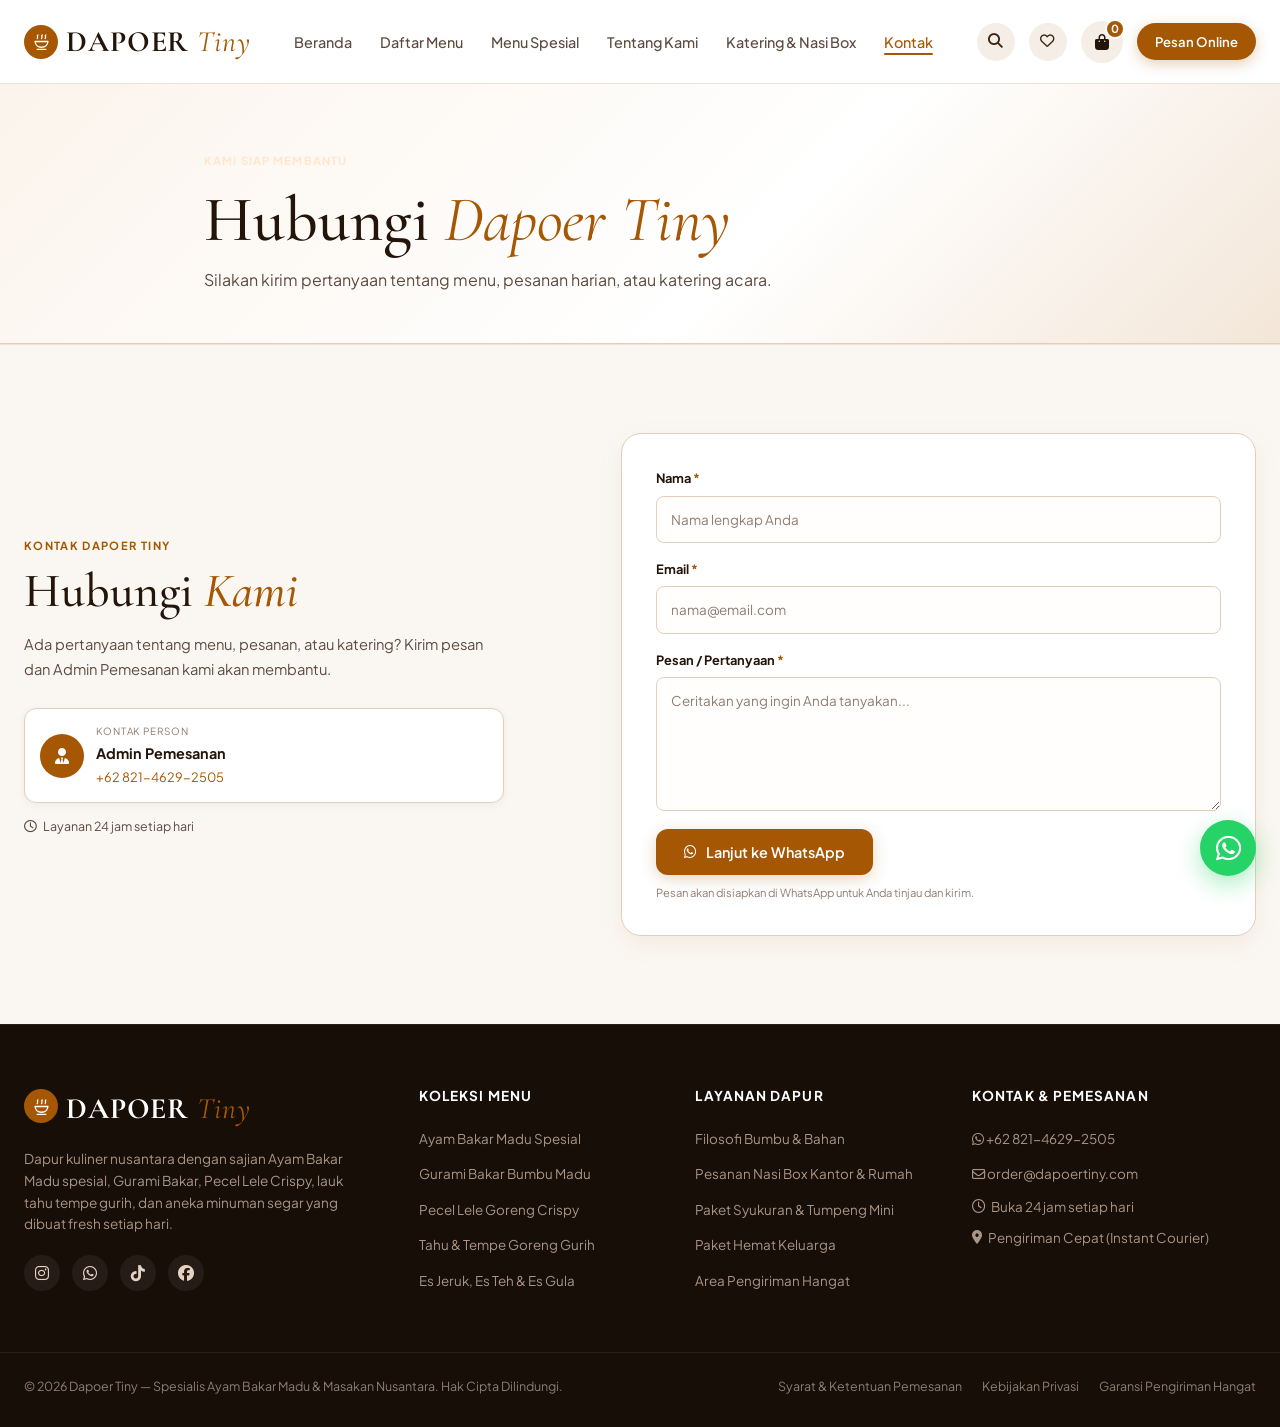
<file: kontak.html>
<!DOCTYPE html>
<html lang="id">
<head>
  <meta charset="UTF-8">
  <meta name="viewport" content="width=device-width, initial-scale=1.0">
  <title>Kontak — Dapoer Tiny</title>
  <meta name="description" content="Hubungi admin Dapoer Tiny untuk pertanyaan menu, pesanan, atau layanan katering.">
  <link rel="icon" type="image/svg+xml" href="data:image/svg+xml,<svg xmlns='http://www.w3.org/2000/svg' viewBox='0 0 100 100'><circle cx='50' cy='50' r='45' fill='%23A55704'/><text x='50' y='65' font-size='42' font-family='serif' fill='white' text-anchor='middle'>D</text></svg>">
  <link rel="preconnect" href="https://fonts.googleapis.com">
  <link rel="preconnect" href="https://fonts.gstatic.com" crossorigin>
  <link href="https://fonts.googleapis.com/css2?family=Cormorant+Garamond:ital,wght@0,400;0,500;0,600;0,700;1,400;1,600&amp;family=Plus+Jakarta+Sans:wght@300;400;500;600;700;800&amp;display=swap" rel="stylesheet">
  <link rel="stylesheet" href="https://cdnjs.cloudflare.com/ajax/libs/font-awesome/6.4.0/css/all.min.css">
  <link rel="stylesheet" href="styles.css?v=20261027-pages">
  <link rel="stylesheet" href="pages.css?v=20261027-pages">
</head>
<body>
  <nav class="main-nav" id="mainNavbar" aria-label="Navigasi utama">
    <div class="container nav-inner">
      <a href="index.html" class="brand-logo" aria-label="Dapoer Tiny, Beranda"><span class="logo-mark" aria-hidden="true"><svg viewBox="0 0 32 32" focusable="false" xmlns="http://www.w3.org/2000/svg"><path d="M10 12c2-2-1-3 1-5m5 5c2-2-1-3 1-5m4 5c2-2-1-3 1-5" fill="none" stroke="currentColor" stroke-linecap="round" stroke-width="1.8"/><path d="M7 16h18c-.7 5-4 8-9 8s-8.3-3-9-8Z" fill="none" stroke="currentColor" stroke-linejoin="round" stroke-width="1.8"/><path d="M10 27h12" fill="none" stroke="currentColor" stroke-linecap="round" stroke-width="1.8"/></svg></span> DAPOER <i>Tiny</i></a>
      <ul class="nav-links"><li><a href="index.html" class="nav-link">Beranda</a></li><li><a href="daftar-menu.html" class="nav-link">Daftar Menu</a></li><li><a href="menu-spesial.html" class="nav-link">Menu Spesial</a></li><li><a href="tentang-kami.html" class="nav-link">Tentang Kami</a></li><li><a href="katering.html" class="nav-link">Katering &amp; Nasi Box</a></li><li><a href="kontak.html" class="nav-link active" aria-current=page>Kontak</a></li></ul>
      <div class="nav-right">
        <a href="cari-menu.html" class="icon-btn" aria-label="Cari Menu" title="Cari Menu"><i class="fa-solid fa-magnifying-glass"></i></a>
        <a href="favorit.html" class="icon-btn wishlist-nav-btn" aria-label="Menu Favorit" title="Menu Favorit"><i class="fa-regular fa-heart"></i><span class="wishlist-count" id="wishlistCount">0</span></a>
        <a href="keranjang.html" class="cart-btn" aria-label="Buka Keranjang Pesanan" title="Keranjang Belanja"><i class="fa-solid fa-bag-shopping"></i><span class="cart-count" id="cartCount">0</span></a>
        <a href="pesan.html" class="btn btn-primary btn-sm desktop-only-btn">Pesan Online</a>
        <button type="button" class="mobile-toggle-btn" id="mobileMenuBtn" aria-label="Buka Menu Navigasi" aria-expanded="false"><i class="fa-solid fa-bars"></i></button>
      </div>
    </div>
    <div class="mobile-menu-drawer" id="mobileDrawer">
      <ul class="mobile-nav-links"><li><a href="index.html" class="mobile-link">Beranda</a></li><li><a href="daftar-menu.html" class="mobile-link">Daftar Menu</a></li><li><a href="menu-spesial.html" class="mobile-link">Menu Spesial</a></li><li><a href="tentang-kami.html" class="mobile-link">Tentang Kami</a></li><li><a href="katering.html" class="mobile-link">Katering &amp; Nasi Box</a></li><li><a href="kontak.html" class="mobile-link" aria-current="page">Kontak</a></li><li><a href="pesan.html" class="mobile-link">Pesan Online</a></li></ul>
      <div class="mobile-drawer-footer"><a href="https://wa.me/6282146292505" target="_blank" rel="noopener" class="btn btn-brown-primary w-100"><i class="fa-brands fa-whatsapp"></i> Chat WhatsApp Kami</a></div>
    </div>
  </nav>
<main><div class="page-intro"><div class="container"><span class="badge-sub">KAMI SIAP MEMBANTU</span><h1>Hubungi <i>Dapoer Tiny</i></h1><p>Silakan kirim pertanyaan tentang menu, pesanan harian, atau katering acara.</p></div></div><!-- CONTACT FORM -->
  <section class="contact-section" id="kontak">
    <div class="container contact-layout">
      <div class="contact-intro">
        <span class="contact-eyebrow">KONTAK DAPOER TINY</span>
        <h2 class="section-title">Hubungi <i>Kami</i></h2>
        <p>Ada pertanyaan tentang menu, pesanan, atau katering? Kirim pesan dan Admin Pemesanan kami akan membantu.</p>

        <div class="contact-person-card">
          <div class="contact-person-icon" aria-hidden="true"><i class="fa-solid fa-user-tie"></i></div>
          <div class="contact-person-copy">
            <span class="contact-person-label">Kontak person</span>
            <strong>Admin Pemesanan</strong>
            <a class="contact-person-phone" href="https://wa.me/6282146292505" target="_blank" rel="noopener">+62 821-4629-2505</a>
          </div>
        </div>
        <span class="contact-hours"><i class="fa-regular fa-clock" aria-hidden="true"></i> Layanan 24 jam setiap hari</span>
      </div>

      <form class="contact-form" id="contactForm">
        <div class="contact-field">
          <label for="contactName">Nama <span aria-hidden="true">*</span></label>
          <input id="contactName" name="name" type="text" autocomplete="name" maxlength="80" placeholder="Nama lengkap Anda" required>
        </div>
        <div class="contact-field">
          <label for="contactEmail">Email <span aria-hidden="true">*</span></label>
          <input id="contactEmail" name="email" type="email" autocomplete="email" maxlength="120" placeholder="nama@email.com" required>
        </div>
        <div class="contact-field">
          <label for="contactMessage">Pesan / Pertanyaan <span aria-hidden="true">*</span></label>
          <textarea id="contactMessage" name="message" rows="5" maxlength="1200" placeholder="Ceritakan yang ingin Anda tanyakan..." required></textarea>
        </div>
        <button type="submit" class="btn btn-brown-primary contact-submit-btn">
          <i class="fa-brands fa-whatsapp" aria-hidden="true"></i> Lanjut ke WhatsApp
        </button>
        <p class="contact-form-note">Pesan akan disiapkan di WhatsApp untuk Anda tinjau dan kirim.</p>
      </form>
    </div>
  </section></main>
<!-- FOOTER -->
  <footer class="main-footer">
    <div class="container footer-grid">

      <div class="footer-brand">
        <a href="index.html" class="brand-logo footer-logo">
          <span class="logo-mark" aria-hidden="true"><svg viewBox="0 0 32 32" focusable="false" xmlns="http://www.w3.org/2000/svg"><path d="M10 12c2-2-1-3 1-5m5 5c2-2-1-3 1-5m4 5c2-2-1-3 1-5" fill="none" stroke="currentColor" stroke-linecap="round" stroke-width="1.8"/><path d="M7 16h18c-.7 5-4 8-9 8s-8.3-3-9-8Z" fill="none" stroke="currentColor" stroke-linejoin="round" stroke-width="1.8"/><path d="M10 27h12" fill="none" stroke="currentColor" stroke-linecap="round" stroke-width="1.8"/></svg></span> DAPOER <i>Tiny</i>
        </a>
        <p class="brand-bio">
          Dapur kuliner nusantara dengan sajian Ayam Bakar Madu spesial, Gurami Bakar, Pecel Lele Crispy, lauk tahu tempe gurih, dan aneka minuman segar yang dibuat fresh setiap hari.
        </p>
        <div class="social-links">
          <a href="https://instagram.com" target="_blank" rel="noopener" aria-label="Instagram"><i class="fa-brands fa-instagram"></i></a>
          <a href="https://wa.me/6282146292505" target="_blank" rel="noopener" aria-label="WhatsApp"><i class="fa-brands fa-whatsapp"></i></a>
          <a href="https://tiktok.com" target="_blank" rel="noopener" aria-label="TikTok"><i class="fa-brands fa-tiktok"></i></a>
          <a href="https://facebook.com" target="_blank" rel="noopener" aria-label="Facebook"><i class="fa-brands fa-facebook"></i></a>
        </div>
      </div>

      <div class="footer-col">
        <h4>Koleksi Menu</h4>
        <ul>
          <li><a href="cari-menu.html?category=makanan">Ayam Bakar Madu Spesial</a></li>
          <li><a href="cari-menu.html?category=makanan">Gurami Bakar Bumbu Madu</a></li>
          <li><a href="cari-menu.html?category=makanan">Pecel Lele Goreng Crispy</a></li>
          <li><a href="cari-menu.html?category=pelengkap">Tahu &amp; Tempe Goreng Gurih</a></li>
          <li><a href="cari-menu.html?category=minuman">Es Jeruk, Es Teh &amp; Es Gula</a></li>
        </ul>
      </div>

      <div class="footer-col">
        <h4>Layanan Dapur</h4>
        <ul>
          <li><a href="tentang-kami.html">Filosofi Bumbu &amp; Bahan</a></li>
          <li><a href="katering.html">Pesanan Nasi Box Kantor &amp; Rumah</a></li>
          <li><a href="katering.html">Paket Syukuran &amp; Tumpeng Mini</a></li>
          <li><a href="menu-spesial.html">Paket Hemat Keluarga</a></li>
          <li><a href="katering.html">Area Pengiriman Hangat</a></li>
        </ul>
      </div>

      <div class="footer-col">
        <h4>Kontak &amp; Pemesanan</h4>
        <ul>
          <li><a href="https://wa.me/6282146292505" target="_blank" rel="noopener"><i class="fa-brands fa-whatsapp"></i> +62 821-4629-2505</a></li>
          <li><a href="mailto:order@dapoertiny.com"><i class="fa-regular fa-envelope"></i> order@dapoertiny.com</a></li>
          <li><span><i class="fa-regular fa-clock"></i> Buka 24 jam setiap hari</span></li>
          <li><span><i class="fa-solid fa-location-dot"></i> Pengiriman Cepat (Instant Courier)</span></li>
        </ul>
      </div>

    </div>

    <div class="container footer-bottom">
      <p>&copy; 2026 Dapoer Tiny — Spesialis Ayam Bakar Madu &amp; Masakan Nusantara. Hak Cipta Dilindungi.</p>
      <div class="bottom-links">
        <a href="index.html">Syarat &amp; Ketentuan Pemesanan</a>
        <a href="index.html">Kebijakan Privasi</a>
        <a href="index.html">Garansi Pengiriman Hangat</a>
      </div>
    </div>
  </footer>
  <a href="https://wa.me/6282146292505?text=Halo%20Dapoer%20Tiny,%20saya%20ingin%20tanya%20menu%20dan%20pemesanan" target="_blank" rel="noopener" class="floating-wa-btn" title="Chat WhatsApp Langsung"><i class="fa-brands fa-whatsapp"></i><span class="wa-tooltip">Pesan Cepat via WA</span></a>
  <div class="cart-toast" id="cartToast"><i class="fa-solid fa-circle-check" id="toastIcon"></i><span id="toastMsg">Menu berhasil ditambahkan ke keranjang!</span></div>
  
  <script src="script.js?v=20261027-pages"></script>
  <script src="pages.js?v=20261027-pages"></script>
</body>
</html>
</file>
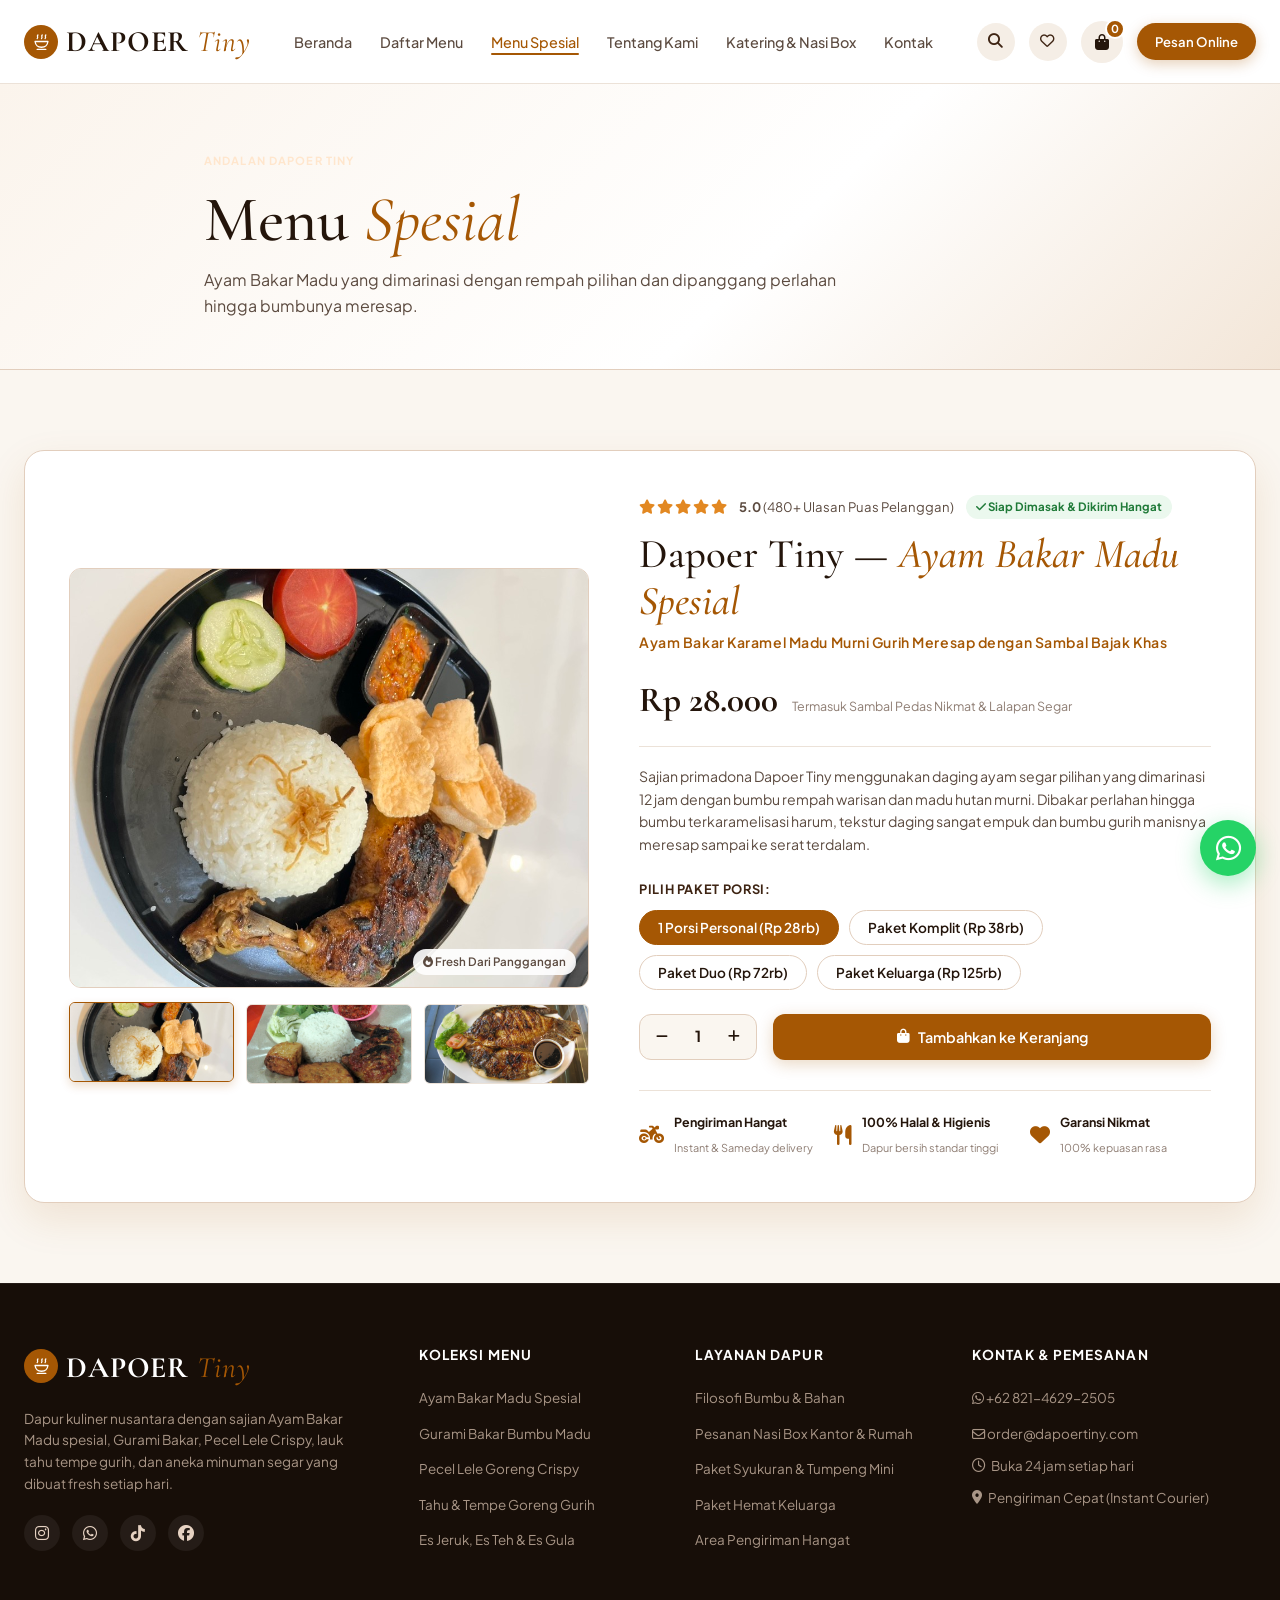
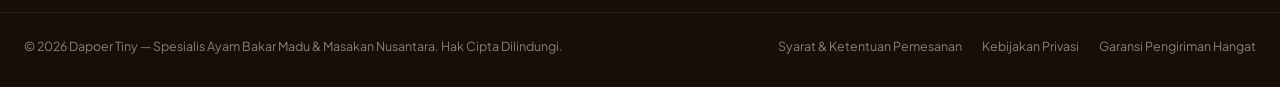
<file: menu-spesial.html>
<!DOCTYPE html>
<html lang="id">
<head>
  <meta charset="UTF-8">
  <meta name="viewport" content="width=device-width, initial-scale=1.0">
  <title>Menu Spesial — Dapoer Tiny</title>
  <meta name="description" content="Kenali menu unggulan Dapoer Tiny, Ayam Bakar Madu Spesial.">
  <link rel="icon" type="image/svg+xml" href="data:image/svg+xml,<svg xmlns='http://www.w3.org/2000/svg' viewBox='0 0 100 100'><circle cx='50' cy='50' r='45' fill='%23A55704'/><text x='50' y='65' font-size='42' font-family='serif' fill='white' text-anchor='middle'>D</text></svg>">
  <link rel="preconnect" href="https://fonts.googleapis.com">
  <link rel="preconnect" href="https://fonts.gstatic.com" crossorigin>
  <link href="https://fonts.googleapis.com/css2?family=Cormorant+Garamond:ital,wght@0,400;0,500;0,600;0,700;1,400;1,600&amp;family=Plus+Jakarta+Sans:wght@300;400;500;600;700;800&amp;display=swap" rel="stylesheet">
  <link rel="stylesheet" href="https://cdnjs.cloudflare.com/ajax/libs/font-awesome/6.4.0/css/all.min.css">
  <link rel="stylesheet" href="styles.css?v=20261027-pages">
  <link rel="stylesheet" href="pages.css?v=20261027-pages">
</head>
<body>
  <nav class="main-nav" id="mainNavbar" aria-label="Navigasi utama">
    <div class="container nav-inner">
      <a href="index.html" class="brand-logo" aria-label="Dapoer Tiny, Beranda"><span class="logo-mark" aria-hidden="true"><svg viewBox="0 0 32 32" focusable="false" xmlns="http://www.w3.org/2000/svg"><path d="M10 12c2-2-1-3 1-5m5 5c2-2-1-3 1-5m4 5c2-2-1-3 1-5" fill="none" stroke="currentColor" stroke-linecap="round" stroke-width="1.8"/><path d="M7 16h18c-.7 5-4 8-9 8s-8.3-3-9-8Z" fill="none" stroke="currentColor" stroke-linejoin="round" stroke-width="1.8"/><path d="M10 27h12" fill="none" stroke="currentColor" stroke-linecap="round" stroke-width="1.8"/></svg></span> DAPOER <i>Tiny</i></a>
      <ul class="nav-links"><li><a href="index.html" class="nav-link">Beranda</a></li><li><a href="daftar-menu.html" class="nav-link">Daftar Menu</a></li><li><a href="menu-spesial.html" class="nav-link active" aria-current=page>Menu Spesial</a></li><li><a href="tentang-kami.html" class="nav-link">Tentang Kami</a></li><li><a href="katering.html" class="nav-link">Katering &amp; Nasi Box</a></li><li><a href="kontak.html" class="nav-link">Kontak</a></li></ul>
      <div class="nav-right">
        <a href="cari-menu.html" class="icon-btn" aria-label="Cari Menu" title="Cari Menu"><i class="fa-solid fa-magnifying-glass"></i></a>
        <a href="favorit.html" class="icon-btn wishlist-nav-btn" aria-label="Menu Favorit" title="Menu Favorit"><i class="fa-regular fa-heart"></i><span class="wishlist-count" id="wishlistCount">0</span></a>
        <a href="keranjang.html" class="cart-btn" aria-label="Buka Keranjang Pesanan" title="Keranjang Belanja"><i class="fa-solid fa-bag-shopping"></i><span class="cart-count" id="cartCount">0</span></a>
        <a href="pesan.html" class="btn btn-primary btn-sm desktop-only-btn">Pesan Online</a>
        <button type="button" class="mobile-toggle-btn" id="mobileMenuBtn" aria-label="Buka Menu Navigasi" aria-expanded="false"><i class="fa-solid fa-bars"></i></button>
      </div>
    </div>
    <div class="mobile-menu-drawer" id="mobileDrawer">
      <ul class="mobile-nav-links"><li><a href="index.html" class="mobile-link">Beranda</a></li><li><a href="daftar-menu.html" class="mobile-link">Daftar Menu</a></li><li><a href="menu-spesial.html" class="mobile-link" aria-current="page">Menu Spesial</a></li><li><a href="tentang-kami.html" class="mobile-link">Tentang Kami</a></li><li><a href="katering.html" class="mobile-link">Katering &amp; Nasi Box</a></li><li><a href="kontak.html" class="mobile-link">Kontak</a></li><li><a href="pesan.html" class="mobile-link">Pesan Online</a></li></ul>
      <div class="mobile-drawer-footer"><a href="https://wa.me/6282146292505" target="_blank" rel="noopener" class="btn btn-brown-primary w-100"><i class="fa-brands fa-whatsapp"></i> Chat WhatsApp Kami</a></div>
    </div>
  </nav>
<main><div class="page-intro"><div class="container"><span class="badge-sub">ANDALAN DAPOER TINY</span><h1>Menu <i>Spesial</i></h1><p>Ayam Bakar Madu yang dimarinasi dengan rempah pilihan dan dipanggang perlahan hingga bumbunya meresap.</p></div></div><!-- FEATURED SPOTLIGHT DISH SECTION (Interactive Order Details) -->
  <section class="spotlight-section" id="spotlight">
    <div class="container">
      <div class="spotlight-card reveal-on-scroll">

        <!-- Left: Dish Visual Showcase Gallery -->
        <div class="spotlight-gallery">
          <div class="spotlight-main-img">
            <img id="mainProductImg" src="images/ayam_bakar_madu.jpg" alt="Ayam Bakar Madu Spesial Dapoer Tiny">
            <div class="zoom-badge"><i class="fa-solid fa-fire"></i> Fresh Dari Panggangan</div>
          </div>
          <div class="thumbnail-row">
            <button type="button" class="thumb-btn active" onclick="switchImage(this, 'images/ayam_bakar_madu.jpg')">
              <img src="images/ayam_bakar_madu.jpg" alt="Ayam Bakar Madu Spesial">
            </button>
            <button type="button" class="thumb-btn" onclick="switchImage(this, 'images/paket_komplit.jpg')">
              <img src="images/paket_komplit.jpg" alt="Paket Komplit Ayam Bakar">
            </button>
            <button type="button" class="thumb-btn" onclick="switchImage(this, 'images/gurami_bakar.jpg')">
              <img src="images/gurami_bakar.jpg" alt="Gurami Bakar Bumbu Madu">
            </button>
          </div>
        </div>

        <!-- Right: Dish Purchase &amp; Portion Customization -->
        <div class="spotlight-details">

          <div class="product-rating">
            <div class="stars">
              <i class="fa-solid fa-star"></i>
              <i class="fa-solid fa-star"></i>
              <i class="fa-solid fa-star"></i>
              <i class="fa-solid fa-star"></i>
              <i class="fa-solid fa-star"></i>
            </div>
            <span class="rating-text"><strong>5.0</strong> (480+ Ulasan Puas Pelanggan)</span>
            <span class="stock-badge"><i class="fa-solid fa-check"></i> Siap Dimasak &amp; Dikirim Hangat</span>
          </div>

          <h2 class="spotlight-title">Dapoer Tiny — <i>Ayam Bakar Madu Spesial</i></h2>
          <p class="spotlight-tagline">Ayam Bakar Karamel Madu Murni Gurih Meresap dengan Sambal Bajak Khas</p>

          <div class="spotlight-price-box">
            <span class="current-price" id="spotlightPrice">Rp 28.000</span>
            <span class="tax-note">Termasuk Sambal Pedas Nikmat &amp; Lalapan Segar</span>
          </div>

          <p class="spotlight-desc">
            Sajian primadona Dapoer Tiny menggunakan daging ayam segar pilihan yang dimarinasi 12 jam dengan bumbu rempah warisan dan madu hutan murni. Dibakar perlahan hingga bumbu terkaramelisasi harum, tekstur daging sangat empuk dan bumbu gurih manisnya meresap sampai ke serat terdalam.
          </p>

          <!-- Portion / Size Selector -->
          <div class="selector-group">
            <label class="selector-label">Pilih Paket Porsi:</label>
            <div class="size-options">
              <button type="button" class="size-btn active" data-portion="1 Porsi Personal" data-price="28000" onclick="selectSize(this, 28000, '1 Porsi Personal')">1 Porsi Personal (Rp 28rb)</button>
              <button type="button" class="size-btn" data-portion="Paket Komplit (Nasi+Lauk+Es Teh)" data-price="38000" onclick="selectSize(this, 38000, 'Paket Komplit (Nasi+Lauk+Es Teh)')">Paket Komplit (Rp 38rb)</button>
              <button type="button" class="size-btn" data-portion="Paket Duo (2 Porsi Komplit)" data-price="72000" onclick="selectSize(this, 72000, 'Paket Duo (2 Porsi Komplit)')">Paket Duo (Rp 72rb)</button>
              <button type="button" class="size-btn" data-portion="Paket Keluarga (1 Ekor + 4 Nasi)" data-price="125000" onclick="selectSize(this, 125000, 'Paket Keluarga (1 Ekor + 4 Nasi)')">Paket Keluarga (Rp 125rb)</button>
            </div>
          </div>

          <!-- Quantity and Add to Cart Row -->
          <div class="purchase-row">
            <div class="qty-counter">
              <button type="button" class="qty-btn" onclick="changeQty(-1)" aria-label="Kurangi jumlah porsi"><i class="fa-solid fa-minus"></i></button>
              <span class="qty-num" id="qtyVal">1</span>
              <button type="button" class="qty-btn" onclick="changeQty(1)" aria-label="Tambah jumlah porsi"><i class="fa-solid fa-plus"></i></button>
            </div>

            <button type="button" class="btn btn-brown-primary flex-grow" id="addSpotlightBtn" onclick="addSpotlightToCart()">
              <i class="fa-solid fa-bag-shopping"></i> Tambahkan ke Keranjang
            </button>
          </div>

          <!-- Trust Badges -->
          <div class="trust-grid">
            <div class="trust-item">
              <i class="fa-solid fa-motorcycle"></i>
              <div>
                <strong>Pengiriman Hangat</strong>
                <span>Instant &amp; Sameday delivery</span>
              </div>
            </div>
            <div class="trust-item">
              <i class="fa-solid fa-utensils"></i>
              <div>
                <strong>100% Halal &amp; Higienis</strong>
                <span>Dapur bersih standar tinggi</span>
              </div>
            </div>
            <div class="trust-item">
              <i class="fa-solid fa-heart"></i>
              <div>
                <strong>Garansi Nikmat</strong>
                <span>100% kepuasan rasa</span>
              </div>
            </div>
          </div>

        </div>

      </div>
    </div>
  </section></main>
<!-- FOOTER -->
  <footer class="main-footer">
    <div class="container footer-grid">

      <div class="footer-brand">
        <a href="index.html" class="brand-logo footer-logo">
          <span class="logo-mark" aria-hidden="true"><svg viewBox="0 0 32 32" focusable="false" xmlns="http://www.w3.org/2000/svg"><path d="M10 12c2-2-1-3 1-5m5 5c2-2-1-3 1-5m4 5c2-2-1-3 1-5" fill="none" stroke="currentColor" stroke-linecap="round" stroke-width="1.8"/><path d="M7 16h18c-.7 5-4 8-9 8s-8.3-3-9-8Z" fill="none" stroke="currentColor" stroke-linejoin="round" stroke-width="1.8"/><path d="M10 27h12" fill="none" stroke="currentColor" stroke-linecap="round" stroke-width="1.8"/></svg></span> DAPOER <i>Tiny</i>
        </a>
        <p class="brand-bio">
          Dapur kuliner nusantara dengan sajian Ayam Bakar Madu spesial, Gurami Bakar, Pecel Lele Crispy, lauk tahu tempe gurih, dan aneka minuman segar yang dibuat fresh setiap hari.
        </p>
        <div class="social-links">
          <a href="https://instagram.com" target="_blank" rel="noopener" aria-label="Instagram"><i class="fa-brands fa-instagram"></i></a>
          <a href="https://wa.me/6282146292505" target="_blank" rel="noopener" aria-label="WhatsApp"><i class="fa-brands fa-whatsapp"></i></a>
          <a href="https://tiktok.com" target="_blank" rel="noopener" aria-label="TikTok"><i class="fa-brands fa-tiktok"></i></a>
          <a href="https://facebook.com" target="_blank" rel="noopener" aria-label="Facebook"><i class="fa-brands fa-facebook"></i></a>
        </div>
      </div>

      <div class="footer-col">
        <h4>Koleksi Menu</h4>
        <ul>
          <li><a href="cari-menu.html?category=makanan">Ayam Bakar Madu Spesial</a></li>
          <li><a href="cari-menu.html?category=makanan">Gurami Bakar Bumbu Madu</a></li>
          <li><a href="cari-menu.html?category=makanan">Pecel Lele Goreng Crispy</a></li>
          <li><a href="cari-menu.html?category=pelengkap">Tahu &amp; Tempe Goreng Gurih</a></li>
          <li><a href="cari-menu.html?category=minuman">Es Jeruk, Es Teh &amp; Es Gula</a></li>
        </ul>
      </div>

      <div class="footer-col">
        <h4>Layanan Dapur</h4>
        <ul>
          <li><a href="tentang-kami.html">Filosofi Bumbu &amp; Bahan</a></li>
          <li><a href="katering.html">Pesanan Nasi Box Kantor &amp; Rumah</a></li>
          <li><a href="katering.html">Paket Syukuran &amp; Tumpeng Mini</a></li>
          <li><a href="menu-spesial.html">Paket Hemat Keluarga</a></li>
          <li><a href="katering.html">Area Pengiriman Hangat</a></li>
        </ul>
      </div>

      <div class="footer-col">
        <h4>Kontak &amp; Pemesanan</h4>
        <ul>
          <li><a href="https://wa.me/6282146292505" target="_blank" rel="noopener"><i class="fa-brands fa-whatsapp"></i> +62 821-4629-2505</a></li>
          <li><a href="mailto:order@dapoertiny.com"><i class="fa-regular fa-envelope"></i> order@dapoertiny.com</a></li>
          <li><span><i class="fa-regular fa-clock"></i> Buka 24 jam setiap hari</span></li>
          <li><span><i class="fa-solid fa-location-dot"></i> Pengiriman Cepat (Instant Courier)</span></li>
        </ul>
      </div>

    </div>

    <div class="container footer-bottom">
      <p>&copy; 2026 Dapoer Tiny — Spesialis Ayam Bakar Madu &amp; Masakan Nusantara. Hak Cipta Dilindungi.</p>
      <div class="bottom-links">
        <a href="index.html">Syarat &amp; Ketentuan Pemesanan</a>
        <a href="index.html">Kebijakan Privasi</a>
        <a href="index.html">Garansi Pengiriman Hangat</a>
      </div>
    </div>
  </footer>
  <a href="https://wa.me/6282146292505?text=Halo%20Dapoer%20Tiny,%20saya%20ingin%20tanya%20menu%20dan%20pemesanan" target="_blank" rel="noopener" class="floating-wa-btn" title="Chat WhatsApp Langsung"><i class="fa-brands fa-whatsapp"></i><span class="wa-tooltip">Pesan Cepat via WA</span></a>
  <div class="cart-toast" id="cartToast"><i class="fa-solid fa-circle-check" id="toastIcon"></i><span id="toastMsg">Menu berhasil ditambahkan ke keranjang!</span></div>
  
  <script src="script.js?v=20261027-pages"></script>
  <script src="pages.js?v=20261027-pages"></script>
</body>
</html>
</file>
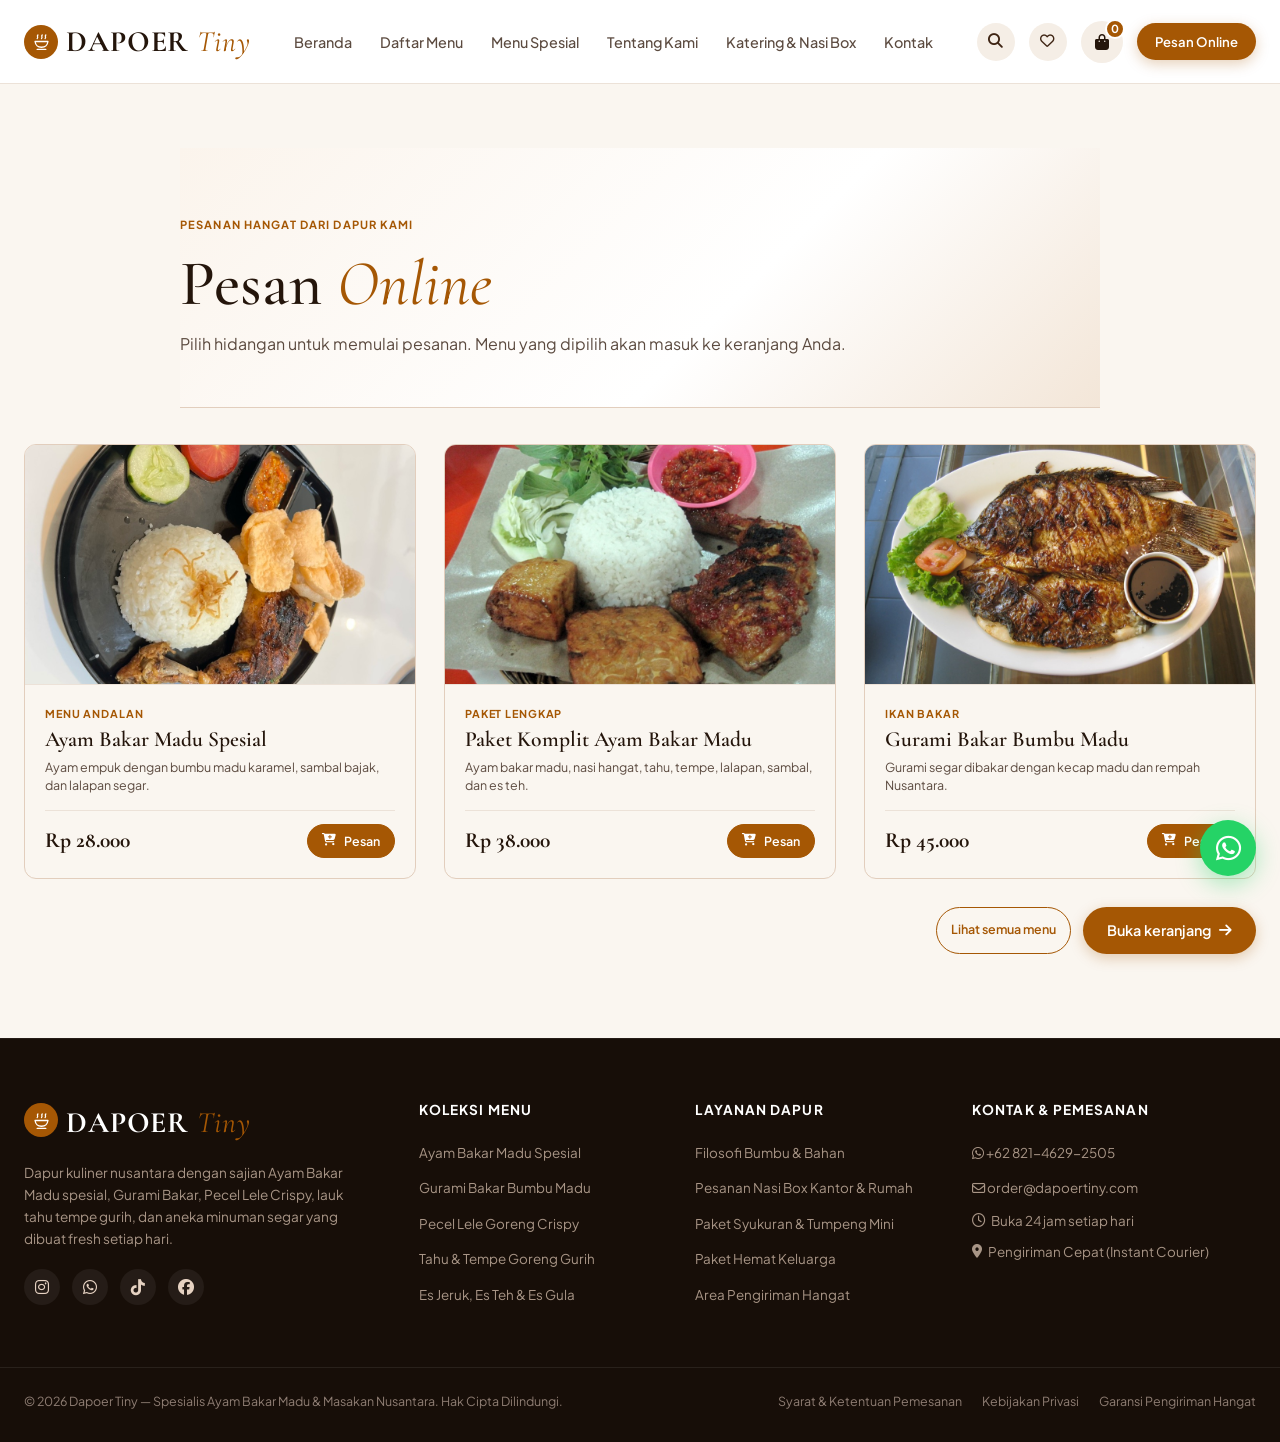
<file: pesan.html>
<!DOCTYPE html>
<html lang="id">
<head>
  <meta charset="UTF-8">
  <meta name="viewport" content="width=device-width, initial-scale=1.0">
  <title>Pesan Online — Dapoer Tiny</title>
  <meta name="description" content="Pilih menu Dapoer Tiny dan lanjutkan pesanan Anda secara online.">
  <link rel="icon" type="image/svg+xml" href="data:image/svg+xml,<svg xmlns='http://www.w3.org/2000/svg' viewBox='0 0 100 100'><circle cx='50' cy='50' r='45' fill='%23A55704'/><text x='50' y='65' font-size='42' font-family='serif' fill='white' text-anchor='middle'>D</text></svg>">
  <link rel="preconnect" href="https://fonts.googleapis.com">
  <link rel="preconnect" href="https://fonts.gstatic.com" crossorigin>
  <link href="https://fonts.googleapis.com/css2?family=Cormorant+Garamond:ital,wght@0,400;0,500;0,600;0,700;1,400;1,600&amp;family=Plus+Jakarta+Sans:wght@300;400;500;600;700;800&amp;display=swap" rel="stylesheet">
  <link rel="stylesheet" href="https://cdnjs.cloudflare.com/ajax/libs/font-awesome/6.4.0/css/all.min.css">
  <link rel="stylesheet" href="styles.css?v=20261027-pages">
  <link rel="stylesheet" href="pages.css?v=20261027-pages">
</head>
<body>
  <nav class="main-nav" id="mainNavbar" aria-label="Navigasi utama">
    <div class="container nav-inner">
      <a href="index.html" class="brand-logo" aria-label="Dapoer Tiny, Beranda"><span class="logo-mark" aria-hidden="true"><svg viewBox="0 0 32 32" focusable="false" xmlns="http://www.w3.org/2000/svg"><path d="M10 12c2-2-1-3 1-5m5 5c2-2-1-3 1-5m4 5c2-2-1-3 1-5" fill="none" stroke="currentColor" stroke-linecap="round" stroke-width="1.8"/><path d="M7 16h18c-.7 5-4 8-9 8s-8.3-3-9-8Z" fill="none" stroke="currentColor" stroke-linejoin="round" stroke-width="1.8"/><path d="M10 27h12" fill="none" stroke="currentColor" stroke-linecap="round" stroke-width="1.8"/></svg></span> DAPOER <i>Tiny</i></a>
      <ul class="nav-links"><li><a href="index.html" class="nav-link">Beranda</a></li><li><a href="daftar-menu.html" class="nav-link">Daftar Menu</a></li><li><a href="menu-spesial.html" class="nav-link">Menu Spesial</a></li><li><a href="tentang-kami.html" class="nav-link">Tentang Kami</a></li><li><a href="katering.html" class="nav-link">Katering &amp; Nasi Box</a></li><li><a href="kontak.html" class="nav-link">Kontak</a></li></ul>
      <div class="nav-right">
        <a href="cari-menu.html" class="icon-btn" aria-label="Cari Menu" title="Cari Menu"><i class="fa-solid fa-magnifying-glass"></i></a>
        <a href="favorit.html" class="icon-btn wishlist-nav-btn" aria-label="Menu Favorit" title="Menu Favorit"><i class="fa-regular fa-heart"></i><span class="wishlist-count" id="wishlistCount">0</span></a>
        <a href="keranjang.html" class="cart-btn" aria-label="Buka Keranjang Pesanan" title="Keranjang Belanja"><i class="fa-solid fa-bag-shopping"></i><span class="cart-count" id="cartCount">0</span></a>
        <a href="pesan.html" class="btn btn-primary btn-sm desktop-only-btn" aria-current="page">Pesan Online</a>
        <button type="button" class="mobile-toggle-btn" id="mobileMenuBtn" aria-label="Buka Menu Navigasi" aria-expanded="false"><i class="fa-solid fa-bars"></i></button>
      </div>
    </div>
    <div class="mobile-menu-drawer" id="mobileDrawer">
      <ul class="mobile-nav-links"><li><a href="index.html" class="mobile-link">Beranda</a></li><li><a href="daftar-menu.html" class="mobile-link">Daftar Menu</a></li><li><a href="menu-spesial.html" class="mobile-link">Menu Spesial</a></li><li><a href="tentang-kami.html" class="mobile-link">Tentang Kami</a></li><li><a href="katering.html" class="mobile-link">Katering &amp; Nasi Box</a></li><li><a href="kontak.html" class="mobile-link">Kontak</a></li><li><a href="pesan.html" class="mobile-link" aria-current="page">Pesan Online</a></li></ul>
      <div class="mobile-drawer-footer"><a href="https://wa.me/6282146292505" target="_blank" rel="noopener" class="btn btn-brown-primary w-100"><i class="fa-brands fa-whatsapp"></i> Chat WhatsApp Kami</a></div>
    </div>
  </nav>
<main><section class="order-page-section"><div class="container">
  <div class="page-intro page-intro-inline"><span class="badge-sub">PESANAN HANGAT DARI DAPUR KAMI</span><h1>Pesan <i>Online</i></h1><p>Pilih hidangan untuk memulai pesanan. Menu yang dipilih akan masuk ke keranjang Anda.</p></div>
  <div class="products-grid order-options">
    <article class="product-card"><div class="prod-img-wrap"><img src="images/ayam_bakar_madu.jpg" alt="Ayam Bakar Madu Spesial"></div><div class="product-body"><span class="prod-subtitle">MENU ANDALAN</span><h2 class="prod-name">Ayam Bakar Madu Spesial</h2><p class="prod-meta">Ayam empuk dengan bumbu madu karamel, sambal bajak, dan lalapan segar.</p><div class="product-footer"><span class="price-val">Rp 28.000</span><button class="btn btn-brown-sm" onclick="addToCartItem({id:'menu-ayam-bakar',name:'Ayam Bakar Madu Spesial',price:28000,image:'images/ayam_bakar_madu.jpg'})"><i class="fa-solid fa-cart-plus"></i> Pesan</button></div></div></article>
    <article class="product-card"><div class="prod-img-wrap"><img src="images/paket_komplit.jpg" alt="Paket Komplit Ayam Bakar Madu"></div><div class="product-body"><span class="prod-subtitle">PAKET LENGKAP</span><h2 class="prod-name">Paket Komplit Ayam Bakar Madu</h2><p class="prod-meta">Ayam bakar madu, nasi hangat, tahu, tempe, lalapan, sambal, dan es teh.</p><div class="product-footer"><span class="price-val">Rp 38.000</span><button class="btn btn-brown-sm" onclick="addToCartItem({id:'paket-komplit-hero',name:'Paket Komplit Ayam Bakar Madu',price:38000,image:'images/paket_komplit.jpg'})"><i class="fa-solid fa-cart-plus"></i> Pesan</button></div></div></article>
    <article class="product-card"><div class="prod-img-wrap"><img src="images/gurami_bakar.jpg" alt="Gurami Bakar Bumbu Madu"></div><div class="product-body"><span class="prod-subtitle">IKAN BAKAR</span><h2 class="prod-name">Gurami Bakar Bumbu Madu</h2><p class="prod-meta">Gurami segar dibakar dengan kecap madu dan rempah Nusantara.</p><div class="product-footer"><span class="price-val">Rp 45.000</span><button class="btn btn-brown-sm" onclick="addToCartItem({id:'menu-gurami-bakar',name:'Gurami Bakar Bumbu Madu',price:45000,image:'images/gurami_bakar.jpg'})"><i class="fa-solid fa-cart-plus"></i> Pesan</button></div></div></article>
  </div>
  <div class="order-page-next"><a href="daftar-menu.html" class="btn btn-outline-sm">Lihat semua menu</a><a href="keranjang.html" class="btn btn-primary">Buka keranjang <i class="fa-solid fa-arrow-right"></i></a></div>
</div></section></main>
<!-- FOOTER -->
  <footer class="main-footer">
    <div class="container footer-grid">

      <div class="footer-brand">
        <a href="index.html" class="brand-logo footer-logo">
          <span class="logo-mark" aria-hidden="true"><svg viewBox="0 0 32 32" focusable="false" xmlns="http://www.w3.org/2000/svg"><path d="M10 12c2-2-1-3 1-5m5 5c2-2-1-3 1-5m4 5c2-2-1-3 1-5" fill="none" stroke="currentColor" stroke-linecap="round" stroke-width="1.8"/><path d="M7 16h18c-.7 5-4 8-9 8s-8.3-3-9-8Z" fill="none" stroke="currentColor" stroke-linejoin="round" stroke-width="1.8"/><path d="M10 27h12" fill="none" stroke="currentColor" stroke-linecap="round" stroke-width="1.8"/></svg></span> DAPOER <i>Tiny</i>
        </a>
        <p class="brand-bio">
          Dapur kuliner nusantara dengan sajian Ayam Bakar Madu spesial, Gurami Bakar, Pecel Lele Crispy, lauk tahu tempe gurih, dan aneka minuman segar yang dibuat fresh setiap hari.
        </p>
        <div class="social-links">
          <a href="https://instagram.com" target="_blank" rel="noopener" aria-label="Instagram"><i class="fa-brands fa-instagram"></i></a>
          <a href="https://wa.me/6282146292505" target="_blank" rel="noopener" aria-label="WhatsApp"><i class="fa-brands fa-whatsapp"></i></a>
          <a href="https://tiktok.com" target="_blank" rel="noopener" aria-label="TikTok"><i class="fa-brands fa-tiktok"></i></a>
          <a href="https://facebook.com" target="_blank" rel="noopener" aria-label="Facebook"><i class="fa-brands fa-facebook"></i></a>
        </div>
      </div>

      <div class="footer-col">
        <h4>Koleksi Menu</h4>
        <ul>
          <li><a href="cari-menu.html?category=makanan">Ayam Bakar Madu Spesial</a></li>
          <li><a href="cari-menu.html?category=makanan">Gurami Bakar Bumbu Madu</a></li>
          <li><a href="cari-menu.html?category=makanan">Pecel Lele Goreng Crispy</a></li>
          <li><a href="cari-menu.html?category=pelengkap">Tahu &amp; Tempe Goreng Gurih</a></li>
          <li><a href="cari-menu.html?category=minuman">Es Jeruk, Es Teh &amp; Es Gula</a></li>
        </ul>
      </div>

      <div class="footer-col">
        <h4>Layanan Dapur</h4>
        <ul>
          <li><a href="tentang-kami.html">Filosofi Bumbu &amp; Bahan</a></li>
          <li><a href="katering.html">Pesanan Nasi Box Kantor &amp; Rumah</a></li>
          <li><a href="katering.html">Paket Syukuran &amp; Tumpeng Mini</a></li>
          <li><a href="menu-spesial.html">Paket Hemat Keluarga</a></li>
          <li><a href="katering.html">Area Pengiriman Hangat</a></li>
        </ul>
      </div>

      <div class="footer-col">
        <h4>Kontak &amp; Pemesanan</h4>
        <ul>
          <li><a href="https://wa.me/6282146292505" target="_blank" rel="noopener"><i class="fa-brands fa-whatsapp"></i> +62 821-4629-2505</a></li>
          <li><a href="mailto:order@dapoertiny.com"><i class="fa-regular fa-envelope"></i> order@dapoertiny.com</a></li>
          <li><span><i class="fa-regular fa-clock"></i> Buka 24 jam setiap hari</span></li>
          <li><span><i class="fa-solid fa-location-dot"></i> Pengiriman Cepat (Instant Courier)</span></li>
        </ul>
      </div>

    </div>

    <div class="container footer-bottom">
      <p>&copy; 2026 Dapoer Tiny — Spesialis Ayam Bakar Madu &amp; Masakan Nusantara. Hak Cipta Dilindungi.</p>
      <div class="bottom-links">
        <a href="index.html">Syarat &amp; Ketentuan Pemesanan</a>
        <a href="index.html">Kebijakan Privasi</a>
        <a href="index.html">Garansi Pengiriman Hangat</a>
      </div>
    </div>
  </footer>
  <a href="https://wa.me/6282146292505?text=Halo%20Dapoer%20Tiny,%20saya%20ingin%20tanya%20menu%20dan%20pemesanan" target="_blank" rel="noopener" class="floating-wa-btn" title="Chat WhatsApp Langsung"><i class="fa-brands fa-whatsapp"></i><span class="wa-tooltip">Pesan Cepat via WA</span></a>
  <div class="cart-toast" id="cartToast"><i class="fa-solid fa-circle-check" id="toastIcon"></i><span id="toastMsg">Menu berhasil ditambahkan ke keranjang!</span></div>
  
  <script src="script.js?v=20261027-pages"></script>
  <script src="pages.js?v=20261027-pages"></script>
</body>
</html>
</file>
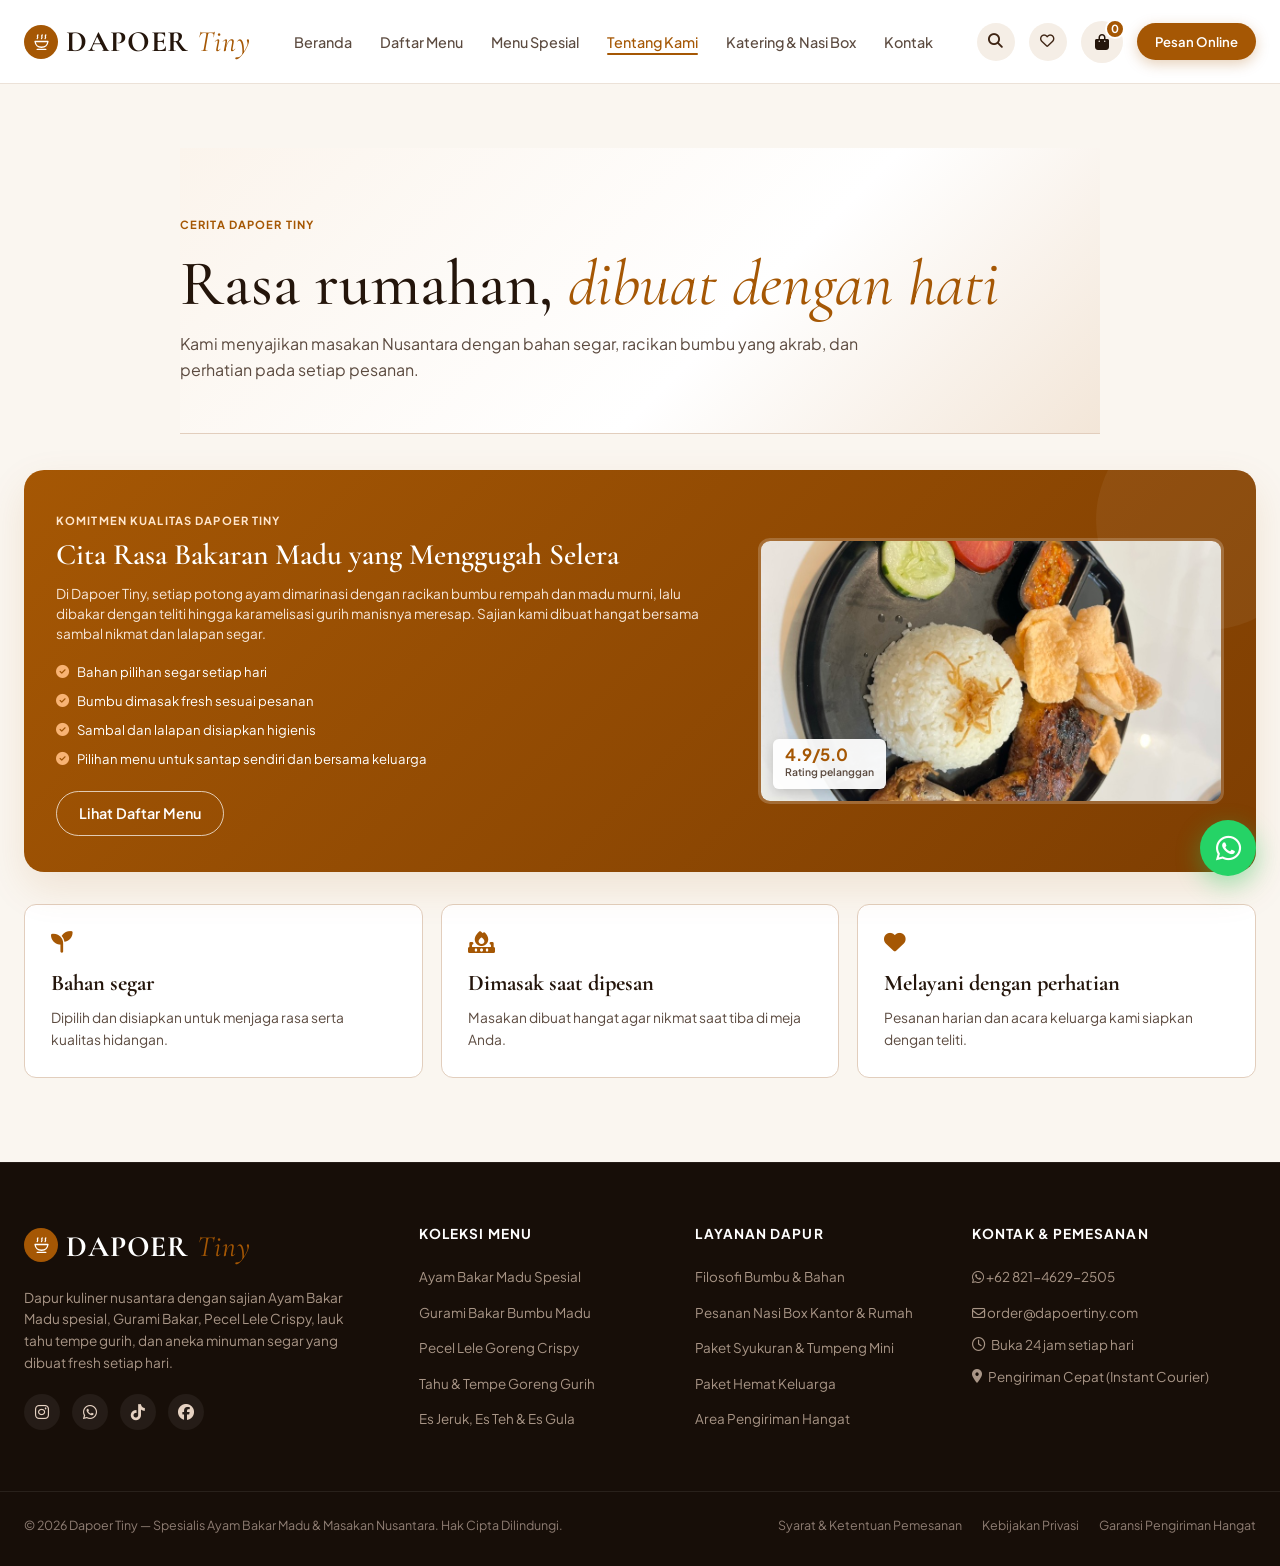
<file: tentang-kami.html>
<!DOCTYPE html>
<html lang="id">
<head>
  <meta charset="UTF-8">
  <meta name="viewport" content="width=device-width, initial-scale=1.0">
  <title>Tentang Kami — Dapoer Tiny</title>
  <meta name="description" content="Cerita, filosofi rasa, dan komitmen Dapoer Tiny menyajikan masakan Nusantara.">
  <link rel="icon" type="image/svg+xml" href="data:image/svg+xml,<svg xmlns='http://www.w3.org/2000/svg' viewBox='0 0 100 100'><circle cx='50' cy='50' r='45' fill='%23A55704'/><text x='50' y='65' font-size='42' font-family='serif' fill='white' text-anchor='middle'>D</text></svg>">
  <link rel="preconnect" href="https://fonts.googleapis.com">
  <link rel="preconnect" href="https://fonts.gstatic.com" crossorigin>
  <link href="https://fonts.googleapis.com/css2?family=Cormorant+Garamond:ital,wght@0,400;0,500;0,600;0,700;1,400;1,600&amp;family=Plus+Jakarta+Sans:wght@300;400;500;600;700;800&amp;display=swap" rel="stylesheet">
  <link rel="stylesheet" href="https://cdnjs.cloudflare.com/ajax/libs/font-awesome/6.4.0/css/all.min.css">
  <link rel="stylesheet" href="styles.css?v=20261027-pages">
  <link rel="stylesheet" href="pages.css?v=20261027-pages">
</head>
<body>
  <nav class="main-nav" id="mainNavbar" aria-label="Navigasi utama">
    <div class="container nav-inner">
      <a href="index.html" class="brand-logo" aria-label="Dapoer Tiny, Beranda"><span class="logo-mark" aria-hidden="true"><svg viewBox="0 0 32 32" focusable="false" xmlns="http://www.w3.org/2000/svg"><path d="M10 12c2-2-1-3 1-5m5 5c2-2-1-3 1-5m4 5c2-2-1-3 1-5" fill="none" stroke="currentColor" stroke-linecap="round" stroke-width="1.8"/><path d="M7 16h18c-.7 5-4 8-9 8s-8.3-3-9-8Z" fill="none" stroke="currentColor" stroke-linejoin="round" stroke-width="1.8"/><path d="M10 27h12" fill="none" stroke="currentColor" stroke-linecap="round" stroke-width="1.8"/></svg></span> DAPOER <i>Tiny</i></a>
      <ul class="nav-links"><li><a href="index.html" class="nav-link">Beranda</a></li><li><a href="daftar-menu.html" class="nav-link">Daftar Menu</a></li><li><a href="menu-spesial.html" class="nav-link">Menu Spesial</a></li><li><a href="tentang-kami.html" class="nav-link active" aria-current=page>Tentang Kami</a></li><li><a href="katering.html" class="nav-link">Katering &amp; Nasi Box</a></li><li><a href="kontak.html" class="nav-link">Kontak</a></li></ul>
      <div class="nav-right">
        <a href="cari-menu.html" class="icon-btn" aria-label="Cari Menu" title="Cari Menu"><i class="fa-solid fa-magnifying-glass"></i></a>
        <a href="favorit.html" class="icon-btn wishlist-nav-btn" aria-label="Menu Favorit" title="Menu Favorit"><i class="fa-regular fa-heart"></i><span class="wishlist-count" id="wishlistCount">0</span></a>
        <a href="keranjang.html" class="cart-btn" aria-label="Buka Keranjang Pesanan" title="Keranjang Belanja"><i class="fa-solid fa-bag-shopping"></i><span class="cart-count" id="cartCount">0</span></a>
        <a href="pesan.html" class="btn btn-primary btn-sm desktop-only-btn">Pesan Online</a>
        <button type="button" class="mobile-toggle-btn" id="mobileMenuBtn" aria-label="Buka Menu Navigasi" aria-expanded="false"><i class="fa-solid fa-bars"></i></button>
      </div>
    </div>
    <div class="mobile-menu-drawer" id="mobileDrawer">
      <ul class="mobile-nav-links"><li><a href="index.html" class="mobile-link">Beranda</a></li><li><a href="daftar-menu.html" class="mobile-link">Daftar Menu</a></li><li><a href="menu-spesial.html" class="mobile-link">Menu Spesial</a></li><li><a href="tentang-kami.html" class="mobile-link" aria-current="page">Tentang Kami</a></li><li><a href="katering.html" class="mobile-link">Katering &amp; Nasi Box</a></li><li><a href="kontak.html" class="mobile-link">Kontak</a></li><li><a href="pesan.html" class="mobile-link">Pesan Online</a></li></ul>
      <div class="mobile-drawer-footer"><a href="https://wa.me/6282146292505" target="_blank" rel="noopener" class="btn btn-brown-primary w-100"><i class="fa-brands fa-whatsapp"></i> Chat WhatsApp Kami</a></div>
    </div>
  </nav>
<main>
  <section class="about-page-section"><div class="container">
    <div class="page-intro page-intro-inline"><span class="badge-sub">CERITA DAPOER TINY</span><h1>Rasa rumahan, <i>dibuat dengan hati</i></h1><p>Kami menyajikan masakan Nusantara dengan bahan segar, racikan bumbu yang akrab, dan perhatian pada setiap pesanan.</p></div>
    <div class="skincare-brown-card about-feature-card">
      <div class="skincare-text"><span class="badge-sub">KOMITMEN KUALITAS DAPOER TINY</span><h2>Cita Rasa Bakaran Madu yang Menggugah Selera</h2><p>Di Dapoer Tiny, setiap potong ayam dimarinasi dengan racikan bumbu rempah dan madu murni, lalu dibakar dengan teliti hingga karamelisasi gurih manisnya meresap. Sajian kami dibuat hangat bersama sambal nikmat dan lalapan segar.</p>
        <ul class="benefit-list"><li><i class="fa-solid fa-circle-check"></i> Bahan pilihan segar setiap hari</li><li><i class="fa-solid fa-circle-check"></i> Bumbu dimasak fresh sesuai pesanan</li><li><i class="fa-solid fa-circle-check"></i> Sambal dan lalapan disiapkan higienis</li><li><i class="fa-solid fa-circle-check"></i> Pilihan menu untuk santap sendiri dan bersama keluarga</li></ul>
        <a href="daftar-menu.html" class="btn btn-outline-white">Lihat Daftar Menu</a>
      </div><div class="skincare-photo"><img src="images/ayam_bakar_madu.jpg" alt="Ayam Bakar Madu Dapoer Tiny"><div class="photo-badge"><strong>4.9/5.0</strong><span>Rating pelanggan</span></div></div>
    </div>
    <div class="about-values"><article><i class="fa-solid fa-seedling"></i><h2>Bahan segar</h2><p>Dipilih dan disiapkan untuk menjaga rasa serta kualitas hidangan.</p></article><article><i class="fa-solid fa-fire-burner"></i><h2>Dimasak saat dipesan</h2><p>Masakan dibuat hangat agar nikmat saat tiba di meja Anda.</p></article><article><i class="fa-solid fa-heart"></i><h2>Melayani dengan perhatian</h2><p>Pesanan harian dan acara keluarga kami siapkan dengan teliti.</p></article></div>
  </div></section>
</main>
<!-- FOOTER -->
  <footer class="main-footer">
    <div class="container footer-grid">

      <div class="footer-brand">
        <a href="index.html" class="brand-logo footer-logo">
          <span class="logo-mark" aria-hidden="true"><svg viewBox="0 0 32 32" focusable="false" xmlns="http://www.w3.org/2000/svg"><path d="M10 12c2-2-1-3 1-5m5 5c2-2-1-3 1-5m4 5c2-2-1-3 1-5" fill="none" stroke="currentColor" stroke-linecap="round" stroke-width="1.8"/><path d="M7 16h18c-.7 5-4 8-9 8s-8.3-3-9-8Z" fill="none" stroke="currentColor" stroke-linejoin="round" stroke-width="1.8"/><path d="M10 27h12" fill="none" stroke="currentColor" stroke-linecap="round" stroke-width="1.8"/></svg></span> DAPOER <i>Tiny</i>
        </a>
        <p class="brand-bio">
          Dapur kuliner nusantara dengan sajian Ayam Bakar Madu spesial, Gurami Bakar, Pecel Lele Crispy, lauk tahu tempe gurih, dan aneka minuman segar yang dibuat fresh setiap hari.
        </p>
        <div class="social-links">
          <a href="https://instagram.com" target="_blank" rel="noopener" aria-label="Instagram"><i class="fa-brands fa-instagram"></i></a>
          <a href="https://wa.me/6282146292505" target="_blank" rel="noopener" aria-label="WhatsApp"><i class="fa-brands fa-whatsapp"></i></a>
          <a href="https://tiktok.com" target="_blank" rel="noopener" aria-label="TikTok"><i class="fa-brands fa-tiktok"></i></a>
          <a href="https://facebook.com" target="_blank" rel="noopener" aria-label="Facebook"><i class="fa-brands fa-facebook"></i></a>
        </div>
      </div>

      <div class="footer-col">
        <h4>Koleksi Menu</h4>
        <ul>
          <li><a href="cari-menu.html?category=makanan">Ayam Bakar Madu Spesial</a></li>
          <li><a href="cari-menu.html?category=makanan">Gurami Bakar Bumbu Madu</a></li>
          <li><a href="cari-menu.html?category=makanan">Pecel Lele Goreng Crispy</a></li>
          <li><a href="cari-menu.html?category=pelengkap">Tahu &amp; Tempe Goreng Gurih</a></li>
          <li><a href="cari-menu.html?category=minuman">Es Jeruk, Es Teh &amp; Es Gula</a></li>
        </ul>
      </div>

      <div class="footer-col">
        <h4>Layanan Dapur</h4>
        <ul>
          <li><a href="tentang-kami.html">Filosofi Bumbu &amp; Bahan</a></li>
          <li><a href="katering.html">Pesanan Nasi Box Kantor &amp; Rumah</a></li>
          <li><a href="katering.html">Paket Syukuran &amp; Tumpeng Mini</a></li>
          <li><a href="menu-spesial.html">Paket Hemat Keluarga</a></li>
          <li><a href="katering.html">Area Pengiriman Hangat</a></li>
        </ul>
      </div>

      <div class="footer-col">
        <h4>Kontak &amp; Pemesanan</h4>
        <ul>
          <li><a href="https://wa.me/6282146292505" target="_blank" rel="noopener"><i class="fa-brands fa-whatsapp"></i> +62 821-4629-2505</a></li>
          <li><a href="mailto:order@dapoertiny.com"><i class="fa-regular fa-envelope"></i> order@dapoertiny.com</a></li>
          <li><span><i class="fa-regular fa-clock"></i> Buka 24 jam setiap hari</span></li>
          <li><span><i class="fa-solid fa-location-dot"></i> Pengiriman Cepat (Instant Courier)</span></li>
        </ul>
      </div>

    </div>

    <div class="container footer-bottom">
      <p>&copy; 2026 Dapoer Tiny — Spesialis Ayam Bakar Madu &amp; Masakan Nusantara. Hak Cipta Dilindungi.</p>
      <div class="bottom-links">
        <a href="index.html">Syarat &amp; Ketentuan Pemesanan</a>
        <a href="index.html">Kebijakan Privasi</a>
        <a href="index.html">Garansi Pengiriman Hangat</a>
      </div>
    </div>
  </footer>
  <a href="https://wa.me/6282146292505?text=Halo%20Dapoer%20Tiny,%20saya%20ingin%20tanya%20menu%20dan%20pemesanan" target="_blank" rel="noopener" class="floating-wa-btn" title="Chat WhatsApp Langsung"><i class="fa-brands fa-whatsapp"></i><span class="wa-tooltip">Pesan Cepat via WA</span></a>
  <div class="cart-toast" id="cartToast"><i class="fa-solid fa-circle-check" id="toastIcon"></i><span id="toastMsg">Menu berhasil ditambahkan ke keranjang!</span></div>
  
  <script src="script.js?v=20261027-pages"></script>
  <script src="pages.js?v=20261027-pages"></script>
</body>
</html>
</file>
<file: styles.css>
/* ==========================================================================
   DAPOER TINY - ARTISAN CULINARY & KITCHEN
   Color Theme: Pure White & Warm Caramel Brown (#A55704)
   ========================================================================== */

:root {
  /* Requested Color Palette */
  --primary-brown: #A55704;
  --primary-brown-hover: #8A4802;
  --primary-brown-light: #FBF4EC;
  --primary-brown-subtle: #F3E6D8;
  --primary-brown-muted: #D88E4B;
  
  /* Neutral Dark & Brown Shades */
  --dark-espresso: #24150B;
  --dark-brown: #3E2413;
  --text-primary: #1C120C;
  --text-secondary: #5C4B40;
  --text-muted: #8E7D73;

  /* White & Cream Neutrals */
  --bg-white: #FFFFFF;
  --bg-cream: #FAF6F0;
  --bg-warm-tint: #F5EEE6;
  --bg-card: #FFFFFF;
  --border-light: #ECE2D8;
  --border-brown-subtle: #E2CEBD;

  /* Typography */
  --font-serif: 'Cormorant Garamond', Georgia, serif;
  --font-sans: 'Plus Jakarta Sans', -apple-system, BlinkMacSystemFont, 'Segoe UI', Roboto, sans-serif;

  /* Shadows & Radius */
  --shadow-sm: 0 2px 8px rgba(36, 21, 11, 0.05);
  --shadow-md: 0 8px 24px rgba(165, 87, 4, 0.08);
  --shadow-lg: 0 16px 40px rgba(165, 87, 4, 0.12);
  --shadow-drawer: -10px 0 40px rgba(36, 21, 11, 0.18);
  
  --radius-sm: 6px;
  --radius-md: 12px;
  --radius-lg: 20px;
  --radius-full: 9999px;

  /* Transitions */
  --transition-fast: 0.2s cubic-bezier(0.16, 1, 0.3, 1);
  --transition-base: 0.3s cubic-bezier(0.16, 1, 0.3, 1);
  --transition-smooth: 0.4s cubic-bezier(0.16, 1, 0.3, 1);
}

/* ---------------- CSS Reset ---------------- */
*, *::before, *::after {
  box-sizing: border-box;
  margin: 0;
  padding: 0;
}

html {
  scroll-behavior: smooth;
  font-size: 16px;
}

body {
  font-family: var(--font-sans);
  color: var(--text-primary);
  background-color: var(--bg-cream);
  line-height: 1.6;
  -webkit-font-smoothing: antialiased;
  -moz-osx-font-smoothing: grayscale;
  overflow-x: hidden;
}

img {
  max-width: 100%;
  height: auto;
  display: block;
}

a {
  color: inherit;
  text-decoration: none;
  transition: color var(--transition-fast);
}

button {
  font-family: inherit;
  cursor: pointer;
  border: none;
  background: none;
  outline: none;
}

/* ---------------- Layout Utilities ---------------- */
.container {
  width: 100%;
  max-width: 1360px;
  margin-left: auto;
  margin-right: auto;
  padding-left: 24px;
  padding-right: 24px;
}

/* ---------------- Top Announcement Bar ---------------- */
.top-header {
  background-color: var(--dark-espresso);
  color: #F8EDE3;
  font-size: 0.78rem;
  letter-spacing: 0.04em;
  padding: 8px 0;
  border-bottom: 1px solid rgba(255, 255, 255, 0.08);
}

.top-header-inner {
  display: flex;
  align-items: center;
  justify-content: space-between;
  gap: 16px;
}

.contact-info {
  display: flex;
  align-items: center;
  gap: 12px;
}

.contact-link {
  display: inline-flex;
  align-items: center;
  gap: 6px;
  color: #D3C2B4;
  font-weight: 400;
}

.contact-link:hover {
  color: #FFFFFF;
}

.divider-dot {
  color: var(--primary-brown-muted);
}

.top-tagline {
  font-size: 0.72rem;
  letter-spacing: 0.08em;
  font-weight: 500;
  color: #ECDCCE;
  text-transform: uppercase;
  display: flex;
  align-items: center;
  gap: 8px;
}

.top-tagline i {
  color: var(--primary-brown-muted);
}

.top-actions {
  display: flex;
  align-items: center;
  gap: 8px;
}

.pill-badge {
  font-size: 0.68rem;
  font-weight: 600;
  letter-spacing: 0.06em;
  padding: 2px 10px;
  border-radius: var(--radius-full);
  background: rgba(255, 255, 255, 0.1);
  color: #F2E3D5;
  transition: all var(--transition-fast);
}

.pill-badge.active, .pill-badge:hover {
  background-color: var(--primary-brown);
  color: #FFFFFF;
}

/* ---------------- Main Navigation ---------------- */
.main-nav {
  position: sticky;
  top: 0;
  z-index: 1000;
  background-color: rgba(255, 255, 255, 0.96);
  backdrop-filter: blur(14px);
  border-bottom: 1px solid var(--border-light);
  padding: 18px 0;
  transition: padding var(--transition-base), box-shadow var(--transition-base), background-color var(--transition-base);
}

.main-nav.scrolled {
  padding: 12px 0;
  box-shadow: 0 4px 20px rgba(36, 21, 11, 0.06);
  background-color: rgba(255, 255, 255, 0.98);
}

.nav-inner {
  display: flex;
  align-items: center;
  justify-content: space-between;
}

.brand-logo {
  font-family: var(--font-serif);
  font-size: 1.85rem;
  font-weight: 700;
  letter-spacing: 0.03em;
  color: var(--dark-espresso);
  display: inline-flex;
  align-items: center;
  gap: 8px;
}

.brand-logo .logo-mark {
  display: inline-flex;
  align-items: center;
  justify-content: center;
  flex: 0 0 34px;
  width: 34px;
  height: 34px;
  border-radius: 50%;
  background: var(--primary-brown);
  color: #FFFFFF;
}

.brand-logo .logo-mark svg {
  display: block;
  width: 23px;
  height: 23px;
}

.brand-logo i {
  font-family: var(--font-serif);
  font-weight: 400;
  font-style: italic;
  color: var(--primary-brown);
}

.nav-links {
  display: flex;
  align-items: center;
  gap: 28px;
  list-style: none;
}

.nav-link {
  font-size: 0.9rem;
  font-weight: 500;
  color: var(--text-secondary);
  position: relative;
  padding: 4px 0;
}

.nav-link:hover, .nav-link.active {
  color: var(--primary-brown);
}

.nav-link.active::after {
  content: '';
  position: absolute;
  bottom: 0;
  left: 0;
  width: 100%;
  height: 2px;
  background-color: var(--primary-brown);
  border-radius: 2px;
}

.nav-right {
  display: flex;
  align-items: center;
  gap: 14px;
}

.icon-btn {
  position: relative;
  width: 38px;
  height: 38px;
  border-radius: var(--radius-full);
  display: flex;
  align-items: center;
  justify-content: center;
  color: var(--dark-brown);
  background: var(--bg-warm-tint);
  font-size: 0.92rem;
  transition: all var(--transition-fast);
}

.icon-btn:hover {
  background: var(--primary-brown-light);
  color: var(--primary-brown);
}

.wishlist-count {
  position: absolute;
  top: -2px;
  right: -2px;
  width: 16px;
  height: 16px;
  background-color: #E63946;
  color: #FFFFFF;
  font-size: 0.65rem;
  font-weight: 700;
  border-radius: 50%;
  display: flex;
  align-items: center;
  justify-content: center;
  border: 1.5px solid #FFFFFF;
  opacity: 0;
  transform: scale(0.5);
  transition: all 0.2s ease;
}

.wishlist-count.has-items {
  opacity: 1;
  transform: scale(1);
}

.cart-btn {
  position: relative;
  width: 42px;
  height: 42px;
  border-radius: var(--radius-full);
  display: flex;
  align-items: center;
  justify-content: center;
  color: var(--dark-espresso);
  background: var(--bg-warm-tint);
  font-size: 1rem;
  transition: all var(--transition-fast);
}

.cart-btn:hover {
  background: var(--primary-brown-light);
  color: var(--primary-brown);
}

.cart-count {
  position: absolute;
  top: -2px;
  right: -2px;
  width: 20px;
  height: 20px;
  background-color: var(--primary-brown);
  color: #FFFFFF;
  font-size: 0.7rem;
  font-weight: 700;
  border-radius: var(--radius-full);
  display: flex;
  align-items: center;
  justify-content: center;
  border: 2px solid #FFFFFF;
  transition: transform 0.2s ease;
}

.cart-count.pulse {
  animation: pulse 0.3s ease;
}

.mobile-toggle-btn {
  display: none;
  width: 38px;
  height: 38px;
  border-radius: var(--radius-sm);
  background: var(--bg-warm-tint);
  color: var(--dark-espresso);
  font-size: 1.1rem;
  align-items: center;
  justify-content: center;
}

/* Mobile Drawer */
.mobile-menu-drawer {
  display: none;
  background: #FFFFFF;
  border-top: 1px solid var(--border-light);
  padding: 20px 24px;
}

.mobile-menu-drawer.open {
  display: block;
}

.mobile-nav-links {
  list-style: none;
  display: flex;
  flex-direction: column;
  gap: 14px;
  margin-bottom: 20px;
}

.mobile-link {
  font-size: 1rem;
  font-weight: 600;
  color: var(--dark-espresso);
}

.mobile-link:hover {
  color: var(--primary-brown);
}

/* ---------------- Buttons ---------------- */
.btn {
  display: inline-flex;
  align-items: center;
  justify-content: center;
  gap: 8px;
  padding: 12px 24px;
  border-radius: var(--radius-full);
  font-size: 0.9rem;
  font-weight: 600;
  transition: all var(--transition-base);
  text-align: center;
}

.btn-primary {
  background-color: var(--primary-brown);
  color: #FFFFFF;
  box-shadow: 0 4px 14px rgba(165, 87, 4, 0.28);
}

.btn-primary:hover {
  background-color: var(--primary-brown-hover);
  transform: translateY(-1px);
  box-shadow: 0 6px 18px rgba(165, 87, 4, 0.35);
}

.btn-sm {
  padding: 8px 18px;
  font-size: 0.82rem;
}

.btn-brown-primary {
  background-color: var(--primary-brown);
  color: #FFFFFF;
  padding: 14px 28px;
  border-radius: var(--radius-md);
  box-shadow: 0 4px 16px rgba(165, 87, 4, 0.24);
  font-weight: 600;
}

.btn-brown-primary:hover {
  background-color: var(--primary-brown-hover);
  transform: translateY(-2px);
  box-shadow: 0 6px 20px rgba(165, 87, 4, 0.35);
}

.btn-brown-sm {
  background-color: var(--primary-brown);
  color: #FFFFFF;
  font-size: 0.78rem;
  font-weight: 600;
  padding: 8px 14px;
  border-radius: var(--radius-full);
  border: 1px solid var(--primary-brown);
  transition: all var(--transition-fast);
}

.btn-brown-sm:hover {
  background-color: var(--primary-brown-hover);
  border-color: var(--primary-brown-hover);
}

.btn-outline-sm {
  background: transparent;
  color: var(--primary-brown);
  border: 1px solid var(--primary-brown);
  font-size: 0.78rem;
  font-weight: 600;
  padding: 8px 14px;
  border-radius: var(--radius-full);
  transition: all var(--transition-fast);
}

.btn-outline-sm:hover {
  background-color: var(--primary-brown);
  color: #FFFFFF;
}

.btn-outline-white {
  background: transparent;
  color: #FFFFFF;
  border: 1.5px solid rgba(255, 255, 255, 0.7);
  padding: 10px 22px;
  border-radius: var(--radius-full);
}

.btn-outline-white:hover {
  background: #FFFFFF;
  color: var(--primary-brown);
}

.btn-white-pill {
  background: #FFFFFF;
  color: var(--dark-brown);
  font-size: 0.82rem;
  font-weight: 600;
  padding: 8px 18px;
  border-radius: var(--radius-full);
  box-shadow: 0 4px 14px rgba(0,0,0,0.1);
  display: inline-flex;
  align-items: center;
  gap: 6px;
}

.btn-white-pill:hover {
  background: var(--primary-brown-light);
  color: var(--primary-brown);
}

.w-100 {
  width: 100%;
}

/* ---------------- HERO SECTION ---------------- */
.hero-section {
  padding: 24px 0 60px;
}

.hero-top-row {
  display: flex;
  align-items: center;
  justify-content: space-between;
  margin-bottom: 8px;
  border-bottom: 1px solid var(--border-brown-subtle);
  padding-bottom: 12px;
}

.notice-badge {
  font-size: 0.72rem;
  font-weight: 600;
  letter-spacing: 0.08em;
  color: var(--text-secondary);
  display: flex;
  align-items: center;
  gap: 8px;
}

.pulse-dot {
  width: 7px;
  height: 7px;
  border-radius: 50%;
  background-color: var(--primary-brown);
  box-shadow: 0 0 0 3px rgba(165, 87, 4, 0.2);
}

.quick-category-pills {
  display: flex;
  gap: 8px;
}

.cat-pill {
  font-size: 0.7rem;
  font-weight: 600;
  padding: 4px 14px;
  border-radius: var(--radius-full);
  border: 1px solid var(--border-brown-subtle);
  color: var(--text-secondary);
}

.cat-pill.active, .cat-pill:hover {
  border-color: var(--primary-brown);
  background-color: var(--primary-brown-light);
  color: var(--primary-brown);
}

.hero-main-title {
  margin: 12px 0 24px;
}

.hero-main-title h1 {
  font-family: var(--font-serif);
  font-size: clamp(3.2rem, 6.5vw, 6.2rem);
  font-weight: 400;
  color: var(--dark-espresso);
  line-height: 0.98;
  letter-spacing: -0.02em;
}

.hero-main-title h1 i {
  font-style: italic;
  font-weight: 400;
  color: var(--primary-brown);
}

/* Hero Grid Layout (Left Feast + Right Products) */
.hero-grid {
  display: grid;
  grid-template-columns: 1.15fr 0.85fr;
  gap: 28px;
  align-items: start;
}

/* Left Hero Column */
.hero-left-col {
  display: flex;
  flex-direction: column;
  gap: 28px;
}

.hero-featured-card {
  position: relative;
  background-color: #E8D6C4;
  border-radius: var(--radius-lg);
  overflow: hidden;
  box-shadow: var(--shadow-md);
  border: 1px solid var(--border-brown-subtle);
}

.card-ticker {
  position: absolute;
  top: 14px;
  left: 18px;
  right: 18px;
  z-index: 10;
  display: flex;
  justify-content: space-between;
  font-size: 0.65rem;
  font-weight: 700;
  letter-spacing: 0.08em;
  color: #FFFFFF;
  text-shadow: 0 1px 4px rgba(0, 0, 0, 0.4);
}

.model-image-container {
  position: relative;
  width: 100%;
  height: 540px;
  overflow: hidden;
}

.hero-model-img {
  width: 100%;
  height: 100%;
  object-fit: cover;
  object-position: center;
  transition: transform 0.8s ease;
}

.hero-featured-card:hover .hero-model-img {
  transform: scale(1.03);
}

.image-gradient-overlay {
  position: absolute;
  inset: 0;
  background: linear-gradient(180deg, rgba(36,21,11,0.25) 0%, rgba(36,21,11,0) 40%, rgba(36,21,11,0.6) 100%);
}

/* Floating Card inside Food Image */
.floating-product-card {
  position: absolute;
  bottom: 20px;
  left: 20px;
  right: 20px;
  background: rgba(255, 255, 255, 0.94);
  backdrop-filter: blur(16px);
  border-radius: var(--radius-md);
  padding: 16px 20px;
  display: flex;
  align-items: center;
  gap: 18px;
  box-shadow: 0 12px 30px rgba(0, 0, 0, 0.15);
  border: 1px solid rgba(255, 255, 255, 0.8);
}

.floating-bottle-thumb {
  width: 72px;
  height: 80px;
  flex-shrink: 0;
  background: #FFFFFF;
  border-radius: var(--radius-sm);
  overflow: hidden;
  display: flex;
  align-items: center;
  justify-content: center;
  border: 1px solid var(--border-light);
}

.floating-bottle-thumb img {
  width: 100%;
  height: 100%;
  object-fit: cover;
}

.floating-content {
  flex: 1;
}

.floating-content h4 {
  font-family: var(--font-serif);
  font-size: 1.35rem;
  font-weight: 600;
  color: var(--dark-espresso);
  margin-bottom: 2px;
}

.floating-content p {
  font-size: 0.74rem;
  color: var(--text-secondary);
  line-height: 1.35;
  margin-bottom: 10px;
}

.floating-bottom-row {
  display: flex;
  align-items: center;
  gap: 12px;
}

.product-price {
  font-family: var(--font-serif);
  font-size: 1.3rem;
  font-weight: 700;
  color: var(--primary-brown);
}

.btn-circle-action {
  width: 32px;
  height: 32px;
  border-radius: 50%;
  background: var(--primary-brown);
  color: #FFFFFF;
  display: flex;
  align-items: center;
  justify-content: center;
  font-size: 0.8rem;
  transition: all var(--transition-fast);
}

.btn-circle-action:hover {
  background: var(--dark-espresso);
  transform: rotate(90deg);
}

.explore-pill {
  margin-left: auto;
  font-size: 0.72rem;
  font-weight: 700;
  letter-spacing: 0.06em;
  color: var(--dark-brown);
  display: inline-flex;
  align-items: center;
  gap: 4px;
}

.explore-pill:hover {
  color: var(--primary-brown);
}

/* Culinary Brown Accent Banner */
.skincare-brown-card {
  background: linear-gradient(135deg, var(--primary-brown) 0%, #7E3E02 100%);
  color: #FFFFFF;
  border-radius: var(--radius-lg);
  padding: 36px 32px;
  display: grid;
  grid-template-columns: 1.3fr 0.9fr;
  gap: 28px;
  align-items: center;
  box-shadow: var(--shadow-lg);
  position: relative;
  overflow: hidden;
}

.skincare-brown-card::after {
  content: '';
  position: absolute;
  top: -60px;
  right: -60px;
  width: 220px;
  height: 220px;
  background: rgba(255, 255, 255, 0.05);
  border-radius: 50%;
  pointer-events: none;
}

.badge-sub {
  display: inline-block;
  font-size: 0.7rem;
  font-weight: 700;
  letter-spacing: 0.1em;
  color: #FFE6CD;
  margin-bottom: 8px;
}

.skincare-text h2 {
  font-family: var(--font-serif);
  font-size: 1.85rem;
  line-height: 1.15;
  margin-bottom: 12px;
  font-weight: 600;
}

.skincare-text p {
  font-size: 0.85rem;
  color: #F7E7D9;
  line-height: 1.5;
  margin-bottom: 16px;
}

.benefit-list {
  list-style: none;
  margin-bottom: 22px;
}

.benefit-list li {
  font-size: 0.82rem;
  color: #FFFFFF;
  display: flex;
  align-items: center;
  gap: 8px;
  margin-bottom: 8px;
}

.benefit-list li i {
  color: #F8B374;
}

.skincare-photo {
  position: relative;
  border-radius: var(--radius-md);
  overflow: hidden;
  border: 3px solid rgba(255, 255, 255, 0.2);
}

.skincare-photo img {
  width: 100%;
  height: 260px;
  object-fit: cover;
}

.photo-badge {
  position: absolute;
  bottom: 12px;
  left: 12px;
  background: rgba(255, 255, 255, 0.94);
  color: var(--dark-espresso);
  padding: 8px 12px;
  border-radius: var(--radius-sm);
  display: flex;
  flex-direction: column;
  box-shadow: 0 4px 12px rgba(0,0,0,0.15);
}

.photo-badge strong {
  font-size: 1.05rem;
  color: var(--primary-brown);
  line-height: 1;
}

.photo-badge span {
  font-size: 0.65rem;
  font-weight: 600;
  color: var(--text-secondary);
}

/* RIGHT HERO COLUMN */
.hero-right-col {
  display: flex;
  flex-direction: column;
  gap: 20px;
}

/* 2x2 Mini Product Grid */
.mini-product-grid {
  display: grid;
  grid-template-columns: repeat(2, 1fr);
  gap: 16px;
}

.mini-prod-card {
  position: relative;
  background: var(--bg-white);
  border: 1px solid var(--border-brown-subtle);
  border-radius: var(--radius-md);
  padding: 16px;
  display: flex;
  flex-direction: column;
  transition: all var(--transition-base);
}

.mini-prod-card:hover {
  transform: translateY(-3px);
  border-color: var(--primary-brown);
  box-shadow: var(--shadow-md);
}

.highlight-card {
  border-color: var(--primary-brown);
  background: #FFFDF9;
}

.badge-tag {
  position: absolute;
  top: 10px;
  right: 10px;
  background: var(--primary-brown);
  color: #FFFFFF;
  font-size: 0.62rem;
  font-weight: 700;
  text-transform: uppercase;
  letter-spacing: 0.04em;
  padding: 2px 8px;
  border-radius: var(--radius-full);
}

.prod-img-box {
  width: 100%;
  height: 160px;
  display: flex;
  align-items: center;
  justify-content: center;
  background: #FAF7F2;
  border-radius: var(--radius-sm);
  overflow: hidden;
  margin-bottom: 12px;
}

.prod-img-box img {
  width: 100%;
  height: 100%;
  object-fit: cover;
  transition: transform var(--transition-base);
}

.mini-prod-card:hover .prod-img-box img {
  transform: scale(1.06);
}

.mini-prod-info {
  display: flex;
  justify-content: space-between;
  align-items: baseline;
  margin-bottom: 4px;
}

.brand-tag {
  font-size: 0.68rem;
  font-weight: 700;
  letter-spacing: 0.06em;
  color: var(--text-secondary);
}

.prod-price {
  font-family: var(--font-serif);
  font-size: 1.15rem;
  font-weight: 700;
  color: var(--primary-brown);
}

.prod-desc {
  font-size: 0.72rem;
  color: var(--text-muted);
  line-height: 1.35;
  margin-bottom: 12px;
  flex-grow: 1;
}

/* Category Accordion Box */
.category-accordion-box {
  background: #FFFFFF;
  border: 1px solid var(--border-brown-subtle);
  border-radius: var(--radius-md);
  overflow: hidden;
}

.acc-row {
  display: flex;
  align-items: center;
  justify-content: space-between;
  padding: 16px 20px;
  border-bottom: 1px solid var(--border-light);
  background: #FFFFFF;
  transition: all var(--transition-fast);
}

.acc-row:last-child {
  border-bottom: none;
}

.acc-row:hover {
  background: var(--primary-brown-light);
  padding-left: 26px;
}

.acc-title {
  font-family: var(--font-serif);
  font-size: 1.25rem;
  color: var(--dark-espresso);
}

.acc-title i {
  font-style: italic;
  color: var(--primary-brown);
}

.acc-action {
  width: 28px;
  height: 28px;
  border-radius: 50%;
  border: 1px solid var(--border-brown-subtle);
  display: flex;
  align-items: center;
  justify-content: center;
  font-size: 0.75rem;
  color: var(--primary-brown);
  transition: transform var(--transition-fast);
}

.acc-row:hover .acc-action {
  background: var(--primary-brown);
  color: #FFFFFF;
  border-color: var(--primary-brown);
  transform: translateX(4px);
}

/* Hand & Artisan Banner */
.body-shampoo-banner {
  position: relative;
  height: 200px;
  border-radius: var(--radius-md);
  overflow: hidden;
  box-shadow: var(--shadow-sm);
  border: 1px solid var(--border-brown-subtle);
}

.banner-bg-img {
  width: 100%;
  height: 100%;
  object-fit: cover;
  object-position: center;
  transition: transform 0.6s ease;
}

.body-shampoo-banner:hover .banner-bg-img {
  transform: scale(1.05);
}

.banner-content {
  position: absolute;
  inset: 0;
  background: linear-gradient(90deg, rgba(36,21,11,0.7) 0%, rgba(36,21,11,0.2) 100%);
  padding: 24px;
  display: flex;
  flex-direction: column;
  justify-content: center;
  align-items: flex-start;
  color: #FFFFFF;
}

.micro-badge {
  font-size: 0.65rem;
  font-weight: 700;
  letter-spacing: 0.1em;
  color: #F8B374;
  margin-bottom: 4px;
}

.banner-content h3 {
  font-family: var(--font-serif);
  font-size: 2rem;
  line-height: 1.1;
  margin-bottom: 14px;
}

.banner-content h3 i {
  font-style: italic;
  color: #FFE6CD;
}

/* ---------------- PRODUCT COLLECTION SECTION ---------------- */
.products-section {
  padding: 60px 0;
  background-color: #FFFFFF;
  border-top: 1px solid var(--border-light);
  border-bottom: 1px solid var(--border-light);
}

.section-header {
  display: flex;
  align-items: center;
  justify-content: space-between;
  margin-bottom: 28px;
  flex-wrap: wrap;
  gap: 20px;
}

.section-title {
  font-family: var(--font-serif);
  font-size: clamp(2.2rem, 3.8vw, 3rem);
  font-weight: 500;
  color: var(--dark-espresso);
  line-height: 1.1;
}

.section-title i {
  font-style: italic;
  color: var(--primary-brown);
}

/* Search Box */
.search-filter-wrap {
  flex: 1;
  max-width: 360px;
}

.menu-search-box {
  position: relative;
  display: flex;
  align-items: center;
  background: var(--bg-cream);
  border: 1px solid var(--border-brown-subtle);
  border-radius: var(--radius-full);
  padding: 8px 16px;
  transition: all var(--transition-fast);
}

.menu-search-box:focus-within {
  border-color: var(--primary-brown);
  background: #FFFFFF;
  box-shadow: 0 0 0 3px rgba(165, 87, 4, 0.12);
}

.search-icon {
  color: var(--text-muted);
  font-size: 0.85rem;
  margin-right: 8px;
}

.search-input {
  width: 100%;
  border: none;
  background: transparent;
  outline: none;
  font-size: 0.85rem;
  color: var(--dark-espresso);
}

.search-input::placeholder {
  color: var(--text-muted);
}

.clear-search-btn {
  display: none;
  color: var(--text-muted);
  font-size: 0.75rem;
  padding: 2px 6px;
}

.clear-search-btn.active {
  display: block;
}

.search-results-info {
  margin-bottom: 20px;
  font-size: 0.85rem;
  color: var(--text-secondary);
}

.filter-tabs {
  display: flex;
  gap: 8px;
  background: var(--bg-cream);
  padding: 4px;
  border-radius: var(--radius-full);
  border: 1px solid var(--border-brown-subtle);
}

.filter-btn {
  font-size: 0.8rem;
  font-weight: 600;
  padding: 8px 18px;
  border-radius: var(--radius-full);
  color: var(--text-secondary);
  transition: all var(--transition-fast);
}

.filter-btn.active, .filter-btn:hover {
  background: var(--primary-brown);
  color: #FFFFFF;
}

.filter-btn .badge-count {
  display: inline-block;
  font-size: 0.7rem;
  padding: 1px 7px;
  border-radius: var(--radius-full);
  background: rgba(165, 87, 4, 0.12);
  color: var(--primary-brown);
  margin-left: 5px;
  font-weight: 700;
  vertical-align: middle;
  transition: all var(--transition-fast);
}

.filter-btn.active .badge-count,
.filter-btn:hover .badge-count {
  background: rgba(255, 255, 255, 0.25);
  color: #FFFFFF;
}

.no-search-results {
  background: #FAF7F2;
  border: 1px dashed var(--border-brown-subtle);
  border-radius: var(--radius-md);
  padding: 36px 20px;
  text-align: center;
  color: var(--text-secondary);
  display: flex;
  flex-direction: column;
  align-items: center;
  gap: 12px;
}

.no-search-results i {
  font-size: 2.2rem;
  color: var(--primary-brown);
  opacity: 0.6;
}

/* Products Grid */
.products-grid {
  display: grid;
  grid-template-columns: repeat(3, 1fr);
  gap: 28px;
}

.product-card {
  position: relative;
  background: var(--bg-cream);
  border: 1px solid var(--border-brown-subtle);
  border-radius: var(--radius-md);
  overflow: hidden;
  transition: all var(--transition-base);
  display: flex;
  flex-direction: column;
}

.product-card:hover {
  transform: translateY(-5px);
  box-shadow: var(--shadow-lg);
  border-color: var(--primary-brown);
  background: #FFFFFF;
}

.prod-badge {
  position: absolute;
  top: 14px;
  left: 14px;
  z-index: 5;
  background: var(--primary-brown);
  color: #FFFFFF;
  font-size: 0.65rem;
  font-weight: 700;
  letter-spacing: 0.05em;
  padding: 4px 10px;
  border-radius: var(--radius-full);
}

.prod-badge.discount {
  background: #8A4802;
}

.prod-img-wrap {
  position: relative;
  height: 240px;
  background: #FAF7F2;
  display: flex;
  align-items: center;
  justify-content: center;
  overflow: hidden;
  border-bottom: 1px solid var(--border-light);
}

.prod-img-wrap img {
  width: 100%;
  height: 100%;
  object-fit: cover;
  transition: transform var(--transition-base);
}

.product-card:hover .prod-img-wrap img {
  transform: scale(1.08);
}

.card-action-overlay {
  position: absolute;
  inset: 0;
  background: rgba(36, 21, 11, 0.4);
  display: flex;
  align-items: center;
  justify-content: center;
  opacity: 0;
  visibility: hidden;
  transition: all var(--transition-fast);
  z-index: 4;
}

.product-card:hover .card-action-overlay {
  opacity: 1;
  visibility: visible;
}

.quick-view-btn {
  background: #FFFFFF;
  color: var(--dark-espresso);
  font-size: 0.78rem;
  font-weight: 700;
  padding: 10px 18px;
  border-radius: var(--radius-full);
  display: inline-flex;
  align-items: center;
  gap: 6px;
  transform: translateY(10px);
  transition: all var(--transition-fast);
  box-shadow: 0 4px 14px rgba(0,0,0,0.2);
}

.quick-view-btn:hover {
  background: var(--primary-brown);
  color: #FFFFFF;
}

.product-card:hover .quick-view-btn {
  transform: translateY(0);
}

.wishlist-btn {
  position: absolute;
  top: 14px;
  right: 14px;
  z-index: 6;
  width: 36px;
  height: 36px;
  background: #FFFFFF;
  border-radius: 50%;
  display: flex;
  align-items: center;
  justify-content: center;
  color: var(--text-secondary);
  box-shadow: var(--shadow-sm);
  transition: all var(--transition-fast);
}

.wishlist-btn:hover {
  transform: scale(1.1);
  color: #E63946;
}

.wishlist-btn.active {
  color: #E63946;
}

.wishlist-btn.active i {
  font-weight: 900;
}

.product-body {
  padding: 20px;
  display: flex;
  flex-direction: column;
  flex-grow: 1;
}

.prod-subtitle {
  font-size: 0.68rem;
  font-weight: 700;
  letter-spacing: 0.08em;
  color: var(--primary-brown);
  margin-bottom: 4px;
}

.prod-name {
  font-family: var(--font-serif);
  font-size: 1.35rem;
  font-weight: 600;
  color: var(--dark-espresso);
  margin-bottom: 6px;
  line-height: 1.25;
}

.prod-meta {
  font-size: 0.78rem;
  color: var(--text-secondary);
  margin-bottom: 16px;
  line-height: 1.4;
  flex-grow: 1;
}

.image-credit {
  font-size: 0.62rem;
  line-height: 1.4;
  color: var(--text-secondary);
  margin-top: -8px;
  margin-bottom: 12px;
}

.image-credit a {
  text-decoration: underline;
  text-underline-offset: 2px;
}

.product-footer {
  display: flex;
  align-items: center;
  justify-content: space-between;
  padding-top: 12px;
  border-top: 1px solid var(--border-light);
}

.price-val {
  font-family: var(--font-serif);
  font-size: 1.35rem;
  font-weight: 700;
  color: var(--dark-espresso);
}

.price-val del {
  font-size: 0.95rem;
  color: var(--text-muted);
  margin-right: 4px;
}

/* ---------------- FEATURED SPOTLIGHT DETAIL SECTION ---------------- */
.spotlight-section {
  padding: 80px 0;
  background: var(--bg-cream);
}

.spotlight-card {
  background: #FFFFFF;
  border-radius: var(--radius-lg);
  border: 1px solid var(--border-brown-subtle);
  padding: 44px;
  box-shadow: var(--shadow-lg);
  display: grid;
  grid-template-columns: 1fr 1.1fr;
  gap: 50px;
  align-items: center;
}

/* Spotlight Gallery */
.spotlight-gallery {
  display: flex;
  flex-direction: column;
  gap: 16px;
}

.spotlight-main-img {
  position: relative;
  background: #FAF7F2;
  border: 1px solid var(--border-brown-subtle);
  border-radius: var(--radius-md);
  height: 420px;
  display: flex;
  align-items: center;
  justify-content: center;
  overflow: hidden;
}

.spotlight-main-img img {
  width: 100%;
  height: 100%;
  object-fit: cover;
  transition: transform var(--transition-base), opacity 0.2s ease;
}

.zoom-badge {
  position: absolute;
  bottom: 12px;
  right: 12px;
  background: rgba(255, 255, 255, 0.9);
  padding: 4px 10px;
  border-radius: var(--radius-full);
  font-size: 0.72rem;
  font-weight: 600;
  color: var(--text-secondary);
}

.thumbnail-row {
  display: flex;
  gap: 12px;
}

.thumb-btn {
  flex: 1;
  height: 80px;
  background: #FAF7F2;
  border: 1.5px solid var(--border-light);
  border-radius: var(--radius-sm);
  overflow: hidden;
  display: flex;
  align-items: center;
  justify-content: center;
  padding: 0;
  transition: all var(--transition-fast);
}

.thumb-btn img {
  width: 100%;
  height: 100%;
  object-fit: cover;
}

.thumb-btn.active, .thumb-btn:hover {
  border-color: var(--primary-brown);
  box-shadow: 0 4px 10px rgba(165, 87, 4, 0.2);
  transform: translateY(-2px);
}

/* Spotlight Details */
.product-rating {
  display: flex;
  align-items: center;
  gap: 12px;
  margin-bottom: 12px;
  flex-wrap: wrap;
}

.stars {
  color: #E28822;
  font-size: 0.9rem;
}

.rating-text {
  font-size: 0.82rem;
  color: var(--text-secondary);
}

.stock-badge {
  background: #EBF8EE;
  color: #1F7A38;
  font-size: 0.72rem;
  font-weight: 700;
  padding: 3px 10px;
  border-radius: var(--radius-full);
}

.spotlight-title {
  font-family: var(--font-serif);
  font-size: clamp(2rem, 3.2vw, 2.7rem);
  font-weight: 500;
  color: var(--dark-espresso);
  line-height: 1.15;
  margin-bottom: 6px;
}

.spotlight-title i {
  font-style: italic;
  color: var(--primary-brown);
}

.spotlight-tagline {
  font-size: 0.88rem;
  font-weight: 600;
  letter-spacing: 0.04em;
  color: var(--primary-brown);
  margin-bottom: 18px;
}

.spotlight-price-box {
  display: flex;
  align-items: baseline;
  gap: 14px;
  margin-bottom: 18px;
  padding-bottom: 18px;
  border-bottom: 1px solid var(--border-light);
}

.current-price {
  font-family: var(--font-serif);
  font-size: 2.2rem;
  font-weight: 700;
  color: var(--dark-espresso);
}

.tax-note {
  font-size: 0.78rem;
  color: var(--text-muted);
}

.spotlight-desc {
  font-size: 0.88rem;
  color: var(--text-secondary);
  line-height: 1.6;
  margin-bottom: 24px;
}

/* Size Selector */
.selector-group {
  margin-bottom: 24px;
}

.selector-label {
  display: block;
  font-size: 0.8rem;
  font-weight: 700;
  text-transform: uppercase;
  letter-spacing: 0.05em;
  color: var(--dark-brown);
  margin-bottom: 10px;
}

.size-options {
  display: flex;
  gap: 10px;
  flex-wrap: wrap;
}

.size-btn {
  padding: 8px 18px;
  border-radius: var(--radius-full);
  border: 1.5px solid var(--border-brown-subtle);
  background: #FFFFFF;
  color: var(--dark-espresso);
  font-size: 0.85rem;
  font-weight: 600;
  transition: all var(--transition-fast);
}

.size-btn.active, .size-btn:hover {
  background: var(--primary-brown);
  border-color: var(--primary-brown);
  color: #FFFFFF;
}

/* Purchase Row */
.purchase-row {
  display: flex;
  align-items: center;
  gap: 16px;
  margin-bottom: 30px;
}

.qty-counter {
  display: flex;
  align-items: center;
  background: var(--bg-cream);
  border: 1.5px solid var(--border-brown-subtle);
  border-radius: var(--radius-md);
  padding: 4px;
}

.qty-btn {
  width: 36px;
  height: 36px;
  display: flex;
  align-items: center;
  justify-content: center;
  color: var(--dark-espresso);
  font-size: 0.85rem;
  border-radius: var(--radius-sm);
  transition: background var(--transition-fast);
}

.qty-btn:hover {
  background: rgba(165, 87, 4, 0.15);
  color: var(--primary-brown);
}

.qty-num {
  width: 36px;
  text-align: center;
  font-weight: 700;
  font-size: 0.95rem;
  color: var(--dark-espresso);
}

.flex-grow {
  flex: 1;
}

/* Trust Badges */
.trust-grid {
  display: grid;
  grid-template-columns: repeat(3, 1fr);
  gap: 14px;
  padding-top: 22px;
  border-top: 1px solid var(--border-light);
}

.trust-item {
  display: flex;
  align-items: center;
  gap: 10px;
}

.trust-item i {
  font-size: 1.25rem;
  color: var(--primary-brown);
}

.trust-item strong {
  display: block;
  font-size: 0.78rem;
  color: var(--dark-espresso);
}

.trust-item span {
  font-size: 0.68rem;
  color: var(--text-muted);
}

/* ---------------- CUSTOMER REVIEWS SECTION ---------------- */
.reviews-section {
  padding: 80px 0;
  background-color: #FFFFFF;
  border-top: 1px solid var(--border-light);
}

.section-center-header {
  text-align: center;
  max-width: 600px;
  margin: 0 auto 48px;
}

.section-lead {
  font-size: 0.92rem;
  color: var(--text-secondary);
  margin-top: 12px;
}

.reviews-grid {
  display: grid;
  grid-template-columns: repeat(3, 1fr);
  gap: 28px;
}

.review-card {
  background: var(--bg-cream);
  border: 1px solid var(--border-brown-subtle);
  border-radius: var(--radius-md);
  padding: 28px;
  display: flex;
  flex-direction: column;
  justify-content: space-between;
  transition: transform var(--transition-base), box-shadow var(--transition-base);
}

.review-card:hover {
  transform: translateY(-4px);
  box-shadow: var(--shadow-md);
  border-color: var(--primary-brown);
  background: #FFFFFF;
}

.review-stars {
  color: #E28822;
  font-size: 0.85rem;
  margin-bottom: 14px;
  display: flex;
  gap: 3px;
}

.review-text {
  font-size: 0.9rem;
  line-height: 1.6;
  color: var(--text-primary);
  font-style: italic;
  margin-bottom: 24px;
  flex-grow: 1;
}

.reviewer-info {
  display: flex;
  align-items: center;
  gap: 14px;
  padding-top: 16px;
  border-top: 1px solid var(--border-light);
}

.reviewer-avatar {
  width: 46px;
  height: 46px;
  border-radius: 50%;
  overflow: hidden;
  border: 2px solid var(--primary-brown);
}

.reviewer-avatar img {
  width: 100%;
  height: 100%;
  object-fit: cover;
}

.reviewer-name {
  font-size: 0.9rem;
  font-weight: 700;
  color: var(--dark-espresso);
}

.reviewer-badge {
  font-size: 0.7rem;
  color: #1F7A38;
  display: flex;
  align-items: center;
  gap: 4px;
}

/* ---------------- NEWSLETTER / CATERING CTA ---------------- */
.newsletter-section {
  padding: 50px 0 80px;
}

.newsletter-box {
  background: linear-gradient(135deg, var(--dark-espresso) 0%, #3D200E 100%);
  border-radius: var(--radius-lg);
  padding: 56px 40px;
  text-align: center;
  box-shadow: var(--shadow-lg);
  border: 1px solid rgba(255, 255, 255, 0.08);
}

.newsletter-content {
  max-width: 650px;
  margin: 0 auto;
}

.badge-sub-light {
  font-size: 0.72rem;
  font-weight: 700;
  letter-spacing: 0.12em;
  color: #F8B374;
  margin-bottom: 8px;
  display: inline-block;
}

.newsletter-content h2 {
  font-family: var(--font-serif);
  font-size: clamp(1.8rem, 3.2vw, 2.5rem);
  font-weight: 500;
  color: #FFFFFF;
  margin-bottom: 12px;
  line-height: 1.2;
}

.newsletter-content p {
  color: #D6C4B6;
  font-size: 0.9rem;
  margin-bottom: 24px;
  line-height: 1.5;
}

.newsletter-form {
  display: flex;
  gap: 10px;
  max-width: 500px;
  margin: 0 auto;
}

.newsletter-input {
  flex: 1;
  padding: 14px 20px;
  border-radius: var(--radius-full);
  border: 1px solid rgba(255, 255, 255, 0.2);
  background: rgba(255, 255, 255, 0.08);
  color: #FFFFFF;
  font-size: 0.88rem;
  outline: none;
  transition: all var(--transition-fast);
}

.newsletter-input::placeholder {
  color: #A89586;
}

.newsletter-input:focus {
  border-color: var(--primary-brown-muted);
  background: rgba(255, 255, 255, 0.15);
}

.btn-newsletter {
  background-color: var(--primary-brown);
  color: #FFFFFF;
  padding: 14px 26px;
  border-radius: var(--radius-full);
  font-weight: 600;
  font-size: 0.88rem;
  transition: all var(--transition-fast);
  white-space: nowrap;
}

.btn-newsletter:hover {
  background-color: #BE6707;
  transform: translateY(-1px);
}

/* ---------------- FOOTER ---------------- */
.main-footer {
  background-color: #170E08;
  color: #D6C4B6;
  padding-top: 60px;
  border-top: 1px solid rgba(255, 255, 255, 0.06);
}

.footer-grid {
  display: grid;
  grid-template-columns: 1.5fr 1fr 1fr 1.2fr;
  gap: 40px;
  padding-bottom: 50px;
  border-bottom: 1px solid rgba(255, 255, 255, 0.08);
}

.footer-logo {
  color: #FFFFFF;
  margin-bottom: 16px;
  display: inline-block;
}

.brand-bio {
  font-size: 0.85rem;
  line-height: 1.6;
  color: #A89586;
  margin-bottom: 20px;
  max-width: 320px;
}

.social-links {
  display: flex;
  gap: 12px;
}

.social-links a {
  width: 36px;
  height: 36px;
  border-radius: 50%;
  background: rgba(255, 255, 255, 0.06);
  display: flex;
  align-items: center;
  justify-content: center;
  color: #E6D2C2;
  transition: all var(--transition-fast);
}

.social-links a:hover {
  background: var(--primary-brown);
  color: #FFFFFF;
  transform: translateY(-2px);
}

.footer-col h4 {
  font-size: 0.85rem;
  font-weight: 700;
  letter-spacing: 0.08em;
  text-transform: uppercase;
  color: #FFFFFF;
  margin-bottom: 18px;
}

.footer-col ul {
  list-style: none;
}

.footer-col li {
  margin-bottom: 10px;
}

.footer-col a {
  font-size: 0.84rem;
  color: #A89586;
  transition: all var(--transition-fast);
}

.footer-col a:hover {
  color: var(--primary-brown-muted);
  padding-left: 4px;
}

.footer-col span {
  font-size: 0.84rem;
  color: #A89586;
  display: flex;
  align-items: center;
  gap: 6px;
}

.contact-section {
  padding: 88px 0;
  background: #FAF7F2;
  border-top: 1px solid var(--border-light);
}

.contact-layout {
  display: grid;
  grid-template-columns: 0.9fr 1.1fr;
  align-items: center;
  gap: clamp(32px, 6vw, 80px);
}

.contact-intro {
  max-width: 480px;
}

.contact-eyebrow {
  display: inline-block;
  margin-bottom: 10px;
  color: var(--primary-brown);
  font-size: 0.7rem;
  font-weight: 700;
  letter-spacing: 0.12em;
}

.contact-intro .section-title {
  margin-bottom: 14px;
}

.contact-intro > p {
  margin-bottom: 26px;
  color: var(--text-secondary);
  font-size: 0.92rem;
  line-height: 1.7;
}

.contact-person-card {
  display: flex;
  align-items: center;
  gap: 12px;
  padding: 15px;
  border: 1px solid var(--border-brown-subtle);
  border-radius: var(--radius-md);
  background: #FFFFFF;
  box-shadow: var(--shadow-sm);
}

.contact-person-icon {
  width: 44px;
  height: 44px;
  flex: 0 0 44px;
  display: grid;
  place-items: center;
  border-radius: 50%;
  color: #FFFFFF;
  background: var(--primary-brown);
}

.contact-person-copy {
  min-width: 0;
  display: flex;
  flex-direction: column;
  gap: 2px;
}

.contact-person-copy .contact-person-label {
  color: var(--text-muted);
  font-size: 0.62rem;
  letter-spacing: 0.09em;
  text-transform: uppercase;
}

.contact-person-copy strong {
  color: var(--dark-espresso);
  font-size: 0.9rem;
}

.contact-person-copy .contact-person-phone {
  color: var(--primary-brown);
  font-size: 0.8rem;
}

.contact-hours {
  display: flex;
  align-items: center;
  gap: 7px;
  margin-top: 14px;
  color: var(--text-secondary);
  font-size: 0.78rem;
}

.contact-form {
  display: flex;
  flex-direction: column;
  gap: 16px;
  padding: clamp(22px, 4vw, 34px);
  border: 1px solid var(--border-brown-subtle);
  border-radius: var(--radius-lg);
  background: #FFFFFF;
  box-shadow: var(--shadow-md);
}

.contact-field {
  display: flex;
  flex-direction: column;
  gap: 7px;
}

.contact-field label {
  color: var(--dark-espresso);
  font-size: 0.8rem;
  font-weight: 700;
}

.contact-field label span {
  color: var(--primary-brown);
}

.contact-field input,
.contact-field textarea {
  width: 100%;
  padding: 12px 14px;
  border: 1px solid var(--border-brown-subtle);
  border-radius: 8px;
  outline: none;
  background: #FFFEFC;
  color: var(--text-primary);
  font: inherit;
  font-size: 0.84rem;
  transition: border-color var(--transition-fast), box-shadow var(--transition-fast);
}

.contact-field textarea {
  min-height: 132px;
  resize: vertical;
}

.contact-field input::placeholder,
.contact-field textarea::placeholder {
  color: var(--text-muted);
}

.contact-field input:focus,
.contact-field textarea:focus {
  border-color: var(--primary-brown);
  box-shadow: 0 0 0 3px rgba(165, 87, 4, 0.12);
}

.contact-submit-btn {
  align-self: flex-start;
  display: inline-flex;
  align-items: center;
  justify-content: center;
  gap: 9px;
  margin-top: 2px;
}

.contact-form-note {
  margin-top: -7px;
  color: var(--text-muted);
  font-size: 0.7rem;
  line-height: 1.5;
}

.footer-bottom {
  display: flex;
  justify-content: space-between;
  align-items: center;
  padding: 24px 24px 30px;
  font-size: 0.78rem;
  color: #8E7D73;
  flex-wrap: wrap;
  gap: 12px;
}

.bottom-links {
  display: flex;
  gap: 20px;
}

.bottom-links a:hover {
  color: #FFFFFF;
}

/* ==========================================================================
   INTERACTIVE SLIDE-OVER CART DRAWER
   ========================================================================== */
.cart-drawer-backdrop {
  position: fixed;
  inset: 0;
  background: rgba(20, 10, 4, 0.6);
  backdrop-filter: blur(4px);
  z-index: 2000;
  opacity: 0;
  visibility: hidden;
  transition: all 0.35s ease;
}

.cart-drawer-backdrop.active {
  opacity: 1;
  visibility: visible;
}

.cart-drawer {
  position: fixed;
  top: 0;
  right: 0;
  bottom: 0;
  width: 100%;
  max-width: 440px;
  background: #FFFFFF;
  z-index: 2100;
  box-shadow: var(--shadow-drawer);
  display: flex;
  flex-direction: column;
  transform: translateX(100%);
  transition: transform 0.35s cubic-bezier(0.16, 1, 0.3, 1);
}

.cart-drawer.open {
  transform: translateX(0);
}

.cart-drawer-header {
  padding: 20px 24px;
  display: flex;
  align-items: center;
  justify-content: space-between;
  border-bottom: 1px solid var(--border-light);
  background: var(--bg-cream);
}

.cart-title-wrap {
  display: flex;
  align-items: center;
  gap: 10px;
}

.cart-title-icon {
  color: var(--primary-brown);
  font-size: 1.1rem;
}

.cart-title-wrap h3 {
  font-family: var(--font-serif);
  font-size: 1.4rem;
  color: var(--dark-espresso);
}

.cart-items-tag {
  font-size: 0.72rem;
  font-weight: 700;
  background: var(--primary-brown);
  color: #FFFFFF;
  padding: 2px 8px;
  border-radius: var(--radius-full);
}

.cart-close-btn {
  width: 32px;
  height: 32px;
  border-radius: 50%;
  background: rgba(36, 21, 11, 0.06);
  display: flex;
  align-items: center;
  justify-content: center;
  color: var(--dark-espresso);
  font-size: 0.95rem;
  transition: all var(--transition-fast);
}

.cart-close-btn:hover {
  background: var(--primary-brown);
  color: #FFFFFF;
  transform: rotate(90deg);
}

/* Delivery Tracker */
.delivery-tracker {
  padding: 12px 24px;
  background: var(--primary-brown-light);
  border-bottom: 1px solid var(--border-brown-subtle);
}

.tracker-text {
  font-size: 0.78rem;
  color: var(--dark-brown);
  margin-bottom: 8px;
  display: flex;
  align-items: center;
  gap: 6px;
}

.tracker-bar-bg {
  width: 100%;
  height: 6px;
  background: #E8D6C4;
  border-radius: var(--radius-full);
  overflow: hidden;
}

.tracker-bar-fill {
  width: 0%;
  height: 100%;
  background: var(--primary-brown);
  border-radius: var(--radius-full);
  transition: width 0.4s ease;
}

/* Cart Items List */
.cart-items-list {
  flex: 1;
  overflow-y: auto;
  padding: 20px 24px;
  display: flex;
  flex-direction: column;
  gap: 16px;
}

.cart-empty-state {
  display: flex;
  flex-direction: column;
  align-items: center;
  justify-content: center;
  height: 100%;
  text-align: center;
  color: var(--text-muted);
}

.cart-empty-state i {
  font-size: 3.5rem;
  color: var(--border-brown-subtle);
  margin-bottom: 16px;
}

.cart-empty-state h4 {
  font-family: var(--font-serif);
  font-size: 1.5rem;
  color: var(--dark-espresso);
  margin-bottom: 6px;
}

.cart-empty-state p {
  font-size: 0.85rem;
  max-width: 240px;
  margin-bottom: 20px;
}

.cart-item-row {
  display: flex;
  gap: 14px;
  padding-bottom: 16px;
  border-bottom: 1px solid var(--border-light);
  align-items: center;
}

.cart-item-img {
  width: 64px;
  height: 64px;
  border-radius: var(--radius-sm);
  overflow: hidden;
  flex-shrink: 0;
  border: 1px solid var(--border-light);
}

.cart-item-img img {
  width: 100%;
  height: 100%;
  object-fit: cover;
}

.cart-item-info {
  flex: 1;
}

.cart-item-title {
  font-size: 0.88rem;
  font-weight: 600;
  color: var(--dark-espresso);
  margin-bottom: 4px;
  line-height: 1.25;
}

.cart-item-price {
  font-size: 0.85rem;
  font-weight: 700;
  color: var(--primary-brown);
}

.cart-item-controls {
  display: flex;
  align-items: center;
  gap: 8px;
  margin-top: 6px;
}

.cart-qty-btn {
  width: 24px;
  height: 24px;
  border-radius: 4px;
  background: var(--bg-cream);
  border: 1px solid var(--border-brown-subtle);
  display: flex;
  align-items: center;
  justify-content: center;
  font-size: 0.7rem;
  color: var(--dark-espresso);
}

.cart-qty-btn:hover {
  background: var(--primary-brown);
  color: #FFFFFF;
  border-color: var(--primary-brown);
}

.cart-qty-display {
  font-size: 0.8rem;
  font-weight: 700;
  min-width: 18px;
  text-align: center;
}

.cart-remove-item {
  color: #B93838;
  font-size: 0.85rem;
  padding: 6px;
  margin-left: auto;
  transition: transform var(--transition-fast);
}

.cart-remove-item:hover {
  transform: scale(1.2);
}

/* Cart Footer */
.cart-drawer-footer {
  padding: 20px 24px;
  background: var(--bg-cream);
  border-top: 1px solid var(--border-brown-subtle);
}

.summary-line {
  display: flex;
  justify-content: space-between;
  font-size: 0.86rem;
  color: var(--text-secondary);
  margin-bottom: 8px;
}

.summary-line.total-line {
  font-size: 1.05rem;
  color: var(--dark-espresso);
  padding-top: 10px;
  border-top: 1px dashed var(--border-brown-subtle);
  margin-top: 10px;
  margin-bottom: 16px;
}

.grand-total {
  font-family: var(--font-serif);
  font-size: 1.45rem;
  color: var(--primary-brown);
}

.checkout-btn {
  font-size: 0.95rem;
  margin-bottom: 10px;
}

.clear-cart-btn {
  display: block;
  width: 100%;
  text-align: center;
  font-size: 0.75rem;
  color: var(--text-muted);
  text-decoration: underline;
}

.clear-cart-btn:hover {
  color: #B93838;
}

/* ==========================================================================
   QUICK VIEW MODAL
   ========================================================================== */
.modal-backdrop {
  position: fixed;
  inset: 0;
  background: rgba(20, 10, 4, 0.65);
  backdrop-filter: blur(5px);
  z-index: 3000;
  opacity: 0;
  visibility: hidden;
  transition: all 0.3s ease;
}

.modal-backdrop.active {
  opacity: 1;
  visibility: visible;
}

.quick-view-modal {
  position: fixed;
  top: 50%;
  left: 50%;
  transform: translate(-50%, -50%) scale(0.9);
  width: 90%;
  max-width: 800px;
  background: #FFFFFF;
  border-radius: var(--radius-lg);
  box-shadow: 0 20px 60px rgba(0,0,0,0.3);
  z-index: 3100;
  opacity: 0;
  visibility: hidden;
  transition: all 0.35s cubic-bezier(0.16, 1, 0.3, 1);
  overflow: hidden;
  border: 1px solid var(--border-brown-subtle);
}

.quick-view-modal.open {
  transform: translate(-50%, -50%) scale(1);
  opacity: 1;
  visibility: visible;
}

.modal-close-btn {
  position: absolute;
  top: 18px;
  right: 18px;
  z-index: 10;
  width: 36px;
  height: 36px;
  border-radius: 50%;
  background: rgba(255, 255, 255, 0.9);
  box-shadow: var(--shadow-sm);
  display: flex;
  align-items: center;
  justify-content: center;
  color: var(--dark-espresso);
  font-size: 1rem;
  transition: all var(--transition-fast);
}

.modal-close-btn:hover {
  background: var(--primary-brown);
  color: #FFFFFF;
}

.quick-view-grid {
  display: grid;
  grid-template-columns: 1fr 1.1fr;
}

.quick-view-img-box {
  background: #FAF7F2;
  height: 440px;
}

.quick-view-img-box img {
  width: 100%;
  height: 100%;
  object-fit: cover;
}

.quick-view-info {
  padding: 36px;
  display: flex;
  flex-direction: column;
  justify-content: center;
}

.quick-view-info .badge-sub {
  color: var(--primary-brown);
}

.qv-title {
  font-family: var(--font-serif);
  font-size: 2rem;
  font-weight: 600;
  color: var(--dark-espresso);
  margin-bottom: 6px;
}

.qv-price {
  font-family: var(--font-serif);
  font-size: 1.8rem;
  font-weight: 700;
  color: var(--primary-brown);
  margin-bottom: 14px;
}

.qv-desc {
  font-size: 0.88rem;
  color: var(--text-secondary);
  line-height: 1.55;
  margin-bottom: 20px;
}

.qv-perks {
  display: flex;
  gap: 12px;
  margin-bottom: 24px;
  flex-wrap: wrap;
}

.qv-perks span {
  font-size: 0.72rem;
  font-weight: 600;
  color: #1F7A38;
  background: #EBF8EE;
  padding: 4px 10px;
  border-radius: var(--radius-full);
  display: flex;
  align-items: center;
  gap: 4px;
}

.qv-action-row {
  display: flex;
  gap: 14px;
  align-items: center;
}

/* ==========================================================================
   FLOATING WHATSAPP CHAT BUTTON
   ========================================================================== */
.floating-wa-btn {
  position: fixed;
  bottom: 24px;
  right: 24px;
  z-index: 1500;
  width: 56px;
  height: 56px;
  border-radius: 50%;
  background: #25D366;
  color: #FFFFFF;
  display: flex;
  align-items: center;
  justify-content: center;
  font-size: 1.8rem;
  box-shadow: 0 8px 24px rgba(37, 211, 102, 0.4);
  transition: all var(--transition-base);
  animation: pulseWa 2s infinite;
}

.floating-wa-btn:hover {
  transform: scale(1.1);
  background: #20BD5A;
}

.wa-tooltip {
  position: absolute;
  right: 68px;
  background: var(--dark-espresso);
  color: #FFFFFF;
  font-size: 0.76rem;
  font-weight: 600;
  padding: 6px 14px;
  border-radius: var(--radius-full);
  white-space: nowrap;
  opacity: 0;
  pointer-events: none;
  transform: translateX(10px);
  transition: all var(--transition-fast);
  box-shadow: var(--shadow-sm);
}

.floating-wa-btn:hover .wa-tooltip {
  opacity: 1;
  transform: translateX(0);
}

@keyframes pulseWa {
  0% { box-shadow: 0 0 0 0 rgba(37, 211, 102, 0.6); }
  70% { box-shadow: 0 0 0 14px rgba(37, 211, 102, 0); }
  100% { box-shadow: 0 0 0 0 rgba(37, 211, 102, 0); }
}

/* ---------------- TOAST NOTIFICATION ---------------- */
.cart-toast {
  position: fixed;
  bottom: 90px;
  right: 24px;
  background: var(--dark-espresso);
  color: #FFFFFF;
  padding: 14px 22px;
  border-radius: var(--radius-full);
  display: flex;
  align-items: center;
  gap: 10px;
  font-size: 0.86rem;
  font-weight: 500;
  box-shadow: 0 10px 30px rgba(0,0,0,0.25);
  border-left: 4px solid var(--primary-brown);
  transform: translateY(120px);
  opacity: 0;
  visibility: hidden;
  transition: all 0.35s cubic-bezier(0.16, 1, 0.3, 1);
  z-index: 9999;
}

.cart-toast.show {
  transform: translateY(0);
  opacity: 1;
  visibility: visible;
}

.cart-toast i {
  color: #48BB78;
  font-size: 1.1rem;
}

/* ---------------- SCROLL ANIMATIONS ---------------- */
.reveal-on-scroll {
  opacity: 0;
  transform: translateY(24px);
  transition: opacity 0.6s cubic-bezier(0.16, 1, 0.3, 1), transform 0.6s cubic-bezier(0.16, 1, 0.3, 1);
}

.reveal-on-scroll.is-revealed {
  opacity: 1;
  transform: translateY(0);
}

@keyframes pulse {
  0% { transform: scale(1); }
  50% { transform: scale(1.35); background-color: #8A4802; }
  100% { transform: scale(1); }
}

/* ---------------- RESPONSIVE BREAKPOINTS ---------------- */
@media (max-width: 1080px) {
  .hero-grid {
    grid-template-columns: 1fr;
  }
  
  .products-grid {
    grid-template-columns: repeat(2, 1fr);
  }

  .spotlight-card {
    grid-template-columns: 1fr;
    gap: 36px;
    padding: 30px;
  }

  .reviews-grid {
    grid-template-columns: repeat(2, 1fr);
  }

  .footer-grid {
    grid-template-columns: repeat(2, 1fr);
  }
}

@media (max-width: 768px) {
  .contact-section {
    padding: 64px 0;
  }

  .contact-layout {
    grid-template-columns: 1fr;
    gap: 28px;
  }

  .contact-intro {
    max-width: none;
  }

  .contact-form {
    padding: 22px;
  }

  .contact-submit-btn {
    width: 100%;
  }

  .top-header-inner {
    flex-direction: column;
    text-align: center;
    gap: 6px;
  }

  .top-tagline {
    display: none;
  }

  .nav-links {
    display: none;
  }

  .desktop-only-btn {
    display: none;
  }

  .mobile-toggle-btn {
    display: flex;
  }

  .skincare-brown-card {
    grid-template-columns: 1fr;
  }

  .mini-product-grid {
    grid-template-columns: 1fr;
  }

  .products-grid {
    grid-template-columns: 1fr;
  }

  .reviews-grid {
    grid-template-columns: 1fr;
  }

  .trust-grid {
    grid-template-columns: 1fr;
  }

  .newsletter-form {
    flex-direction: column;
  }

  .quick-view-grid {
    grid-template-columns: 1fr;
  }

  .quick-view-img-box {
    height: 240px;
  }

  .quick-view-info {
    padding: 24px;
  }

  .footer-grid {
    grid-template-columns: 1fr;
  }

  .footer-bottom {
    flex-direction: column;
    text-align: center;
  }
}
</file>
<file: pages.css>
.page-intro {
  padding: 62px 0 50px;
  background: linear-gradient(135deg, #fbf4ec 0%, #fff 60%, #f3e6d8 100%);
  border-bottom: 1px solid var(--border-brown-subtle);
}

.page-intro .container,
.page-intro-inline {
  max-width: 920px;
}

.page-intro h1,
.page-intro-inline h1 {
  color: var(--dark-espresso);
  font-family: var(--font-serif);
  font-size: clamp(2.6rem, 5vw, 4.4rem);
  font-weight: 500;
  line-height: 1.05;
  margin: 8px 0 14px;
}

.page-intro h1 i,
.page-intro-inline h1 i {
  color: var(--primary-brown);
  font-weight: 400;
}

.page-intro p,
.page-intro-inline p {
  color: var(--text-secondary);
  font-size: 1rem;
  max-width: 680px;
}

.page-intro-inline {
  margin: 0 auto 36px;
}

.page-intro-inline .badge-sub {
  color: var(--primary-brown);
}

.about-page-section,
.order-page-section,
.cart-page-section {
  padding: 64px 0 84px;
}

.about-feature-card {
  margin-bottom: 32px;
}

.about-values {
  display: grid;
  grid-template-columns: repeat(3, 1fr);
  gap: 18px;
}

.about-values article {
  padding: 26px;
  background: #fff;
  border: 1px solid var(--border-brown-subtle);
  border-radius: var(--radius-md);
}

.about-values article > i {
  color: var(--primary-brown);
  font-size: 1.35rem;
  margin-bottom: 12px;
}

.about-values h2 {
  color: var(--dark-espresso);
  font-family: var(--font-serif);
  font-size: 1.4rem;
  margin-bottom: 6px;
}

.about-values p {
  color: var(--text-secondary);
  font-size: .86rem;
}

.search-page-input {
  margin: 0 0 16px;
  max-width: 600px;
}

.search-page-tabs {
  width: fit-content;
  max-width: 100%;
  overflow-x: auto;
  margin-bottom: 20px;
}

.search-page-tabs .filter-btn {
  white-space: nowrap;
}

.search-results-info:empty {
  display: none;
}

.favorite-empty-state {
  padding: 55px 24px;
  text-align: center;
  background: #fff;
  border: 1px dashed var(--border-brown-subtle);
  border-radius: var(--radius-lg);
}

.favorite-empty-state[hidden] {
  display: none;
}

.favorite-empty-state > i {
  display: block;
  color: var(--primary-brown);
  font-size: 2.2rem;
  margin-bottom: 12px;
}

.favorite-empty-state h2 {
  color: var(--dark-espresso);
  font-family: var(--font-serif);
  font-size: 1.7rem;
  margin-bottom: 4px;
}

.favorite-empty-state p {
  color: var(--text-secondary);
  margin-bottom: 18px;
}

.cart-page-panel {
  display: grid;
  grid-template-columns: minmax(0, 1.5fr) minmax(290px, .8fr);
  gap: 24px;
  align-items: start;
}

.cart-page-items,
.cart-page-summary {
  background: #fff;
  border: 1px solid var(--border-brown-subtle);
  border-radius: var(--radius-lg);
  box-shadow: var(--shadow-md);
}

.cart-page-items {
  padding: 10px 24px;
  min-height: 250px;
}

.cart-page-items .cart-items-list {
  max-height: none;
  min-height: 230px;
  overflow: visible;
  padding: 14px 0;
}

.cart-page-items .cart-empty-state {
  min-height: 220px;
}

.cart-page-summary {
  padding: 24px;
}

.cart-page-summary h2 {
  color: var(--dark-espresso);
  font-family: var(--font-serif);
  font-size: 1.6rem;
  margin-bottom: 18px;
}

.cart-page-summary .delivery-tracker {
  margin: 14px -24px;
}

.cart-page-summary .checkout-btn {
  margin-top: 12px;
}

.order-options {
  margin-bottom: 28px;
}

.order-page-next {
  display: flex;
  justify-content: flex-end;
  gap: 12px;
}

.order-page-next .btn-outline-sm {
  display: inline-flex;
  align-items: center;
}

.nav-right > .icon-btn[aria-current="page"],
.nav-right > .cart-btn[aria-current="page"] {
  color: var(--primary-brown);
  background: var(--primary-brown-light);
  outline: 1px solid var(--border-brown-subtle);
}

@media (max-width: 900px) {
  .cart-page-panel {
    grid-template-columns: 1fr;
  }
}

@media (max-width: 768px) {
  .page-intro {
    padding: 42px 0 36px;
  }

  .about-page-section,
  .order-page-section,
  .cart-page-section {
    padding: 46px 0 60px;
  }

  .about-values {
    grid-template-columns: 1fr;
  }

  .search-page-tabs {
    width: 100%;
    border-radius: var(--radius-md);
  }

  .order-page-next {
    flex-direction: column;
  }
}
</file>
